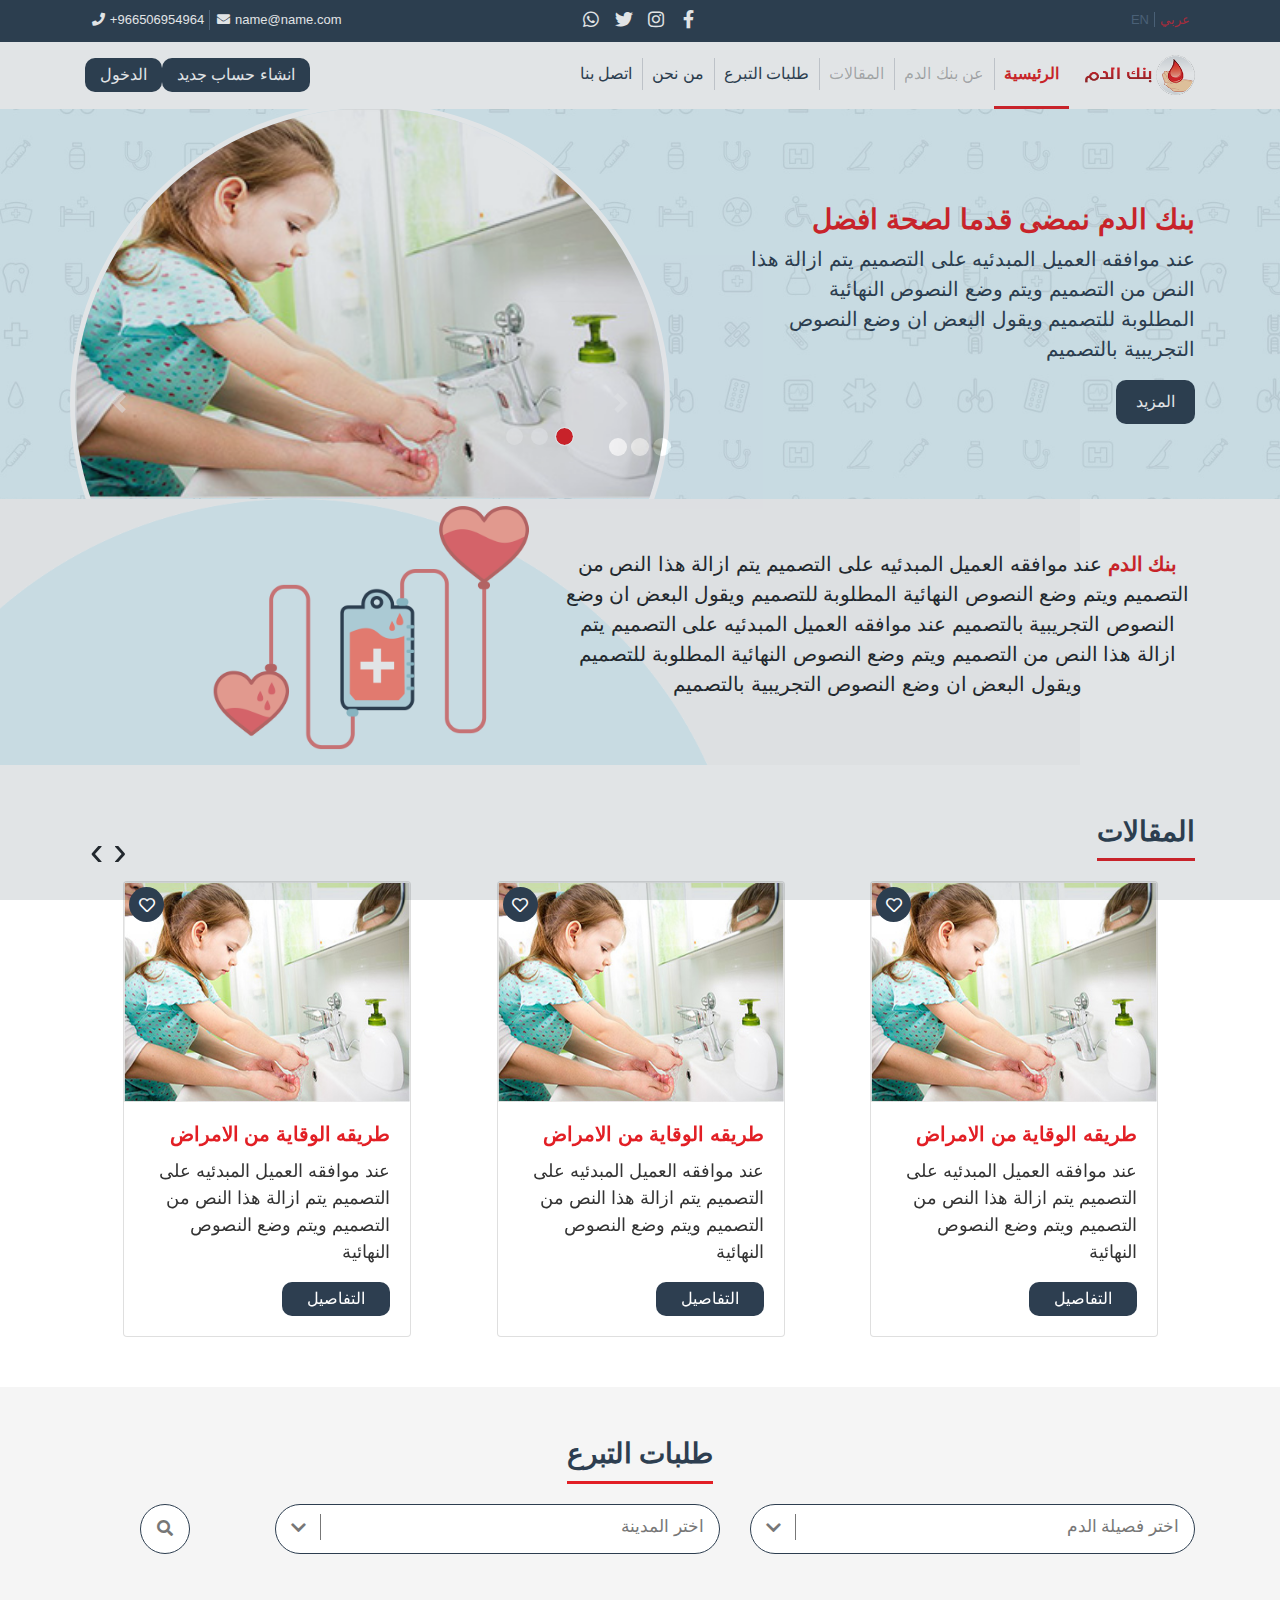
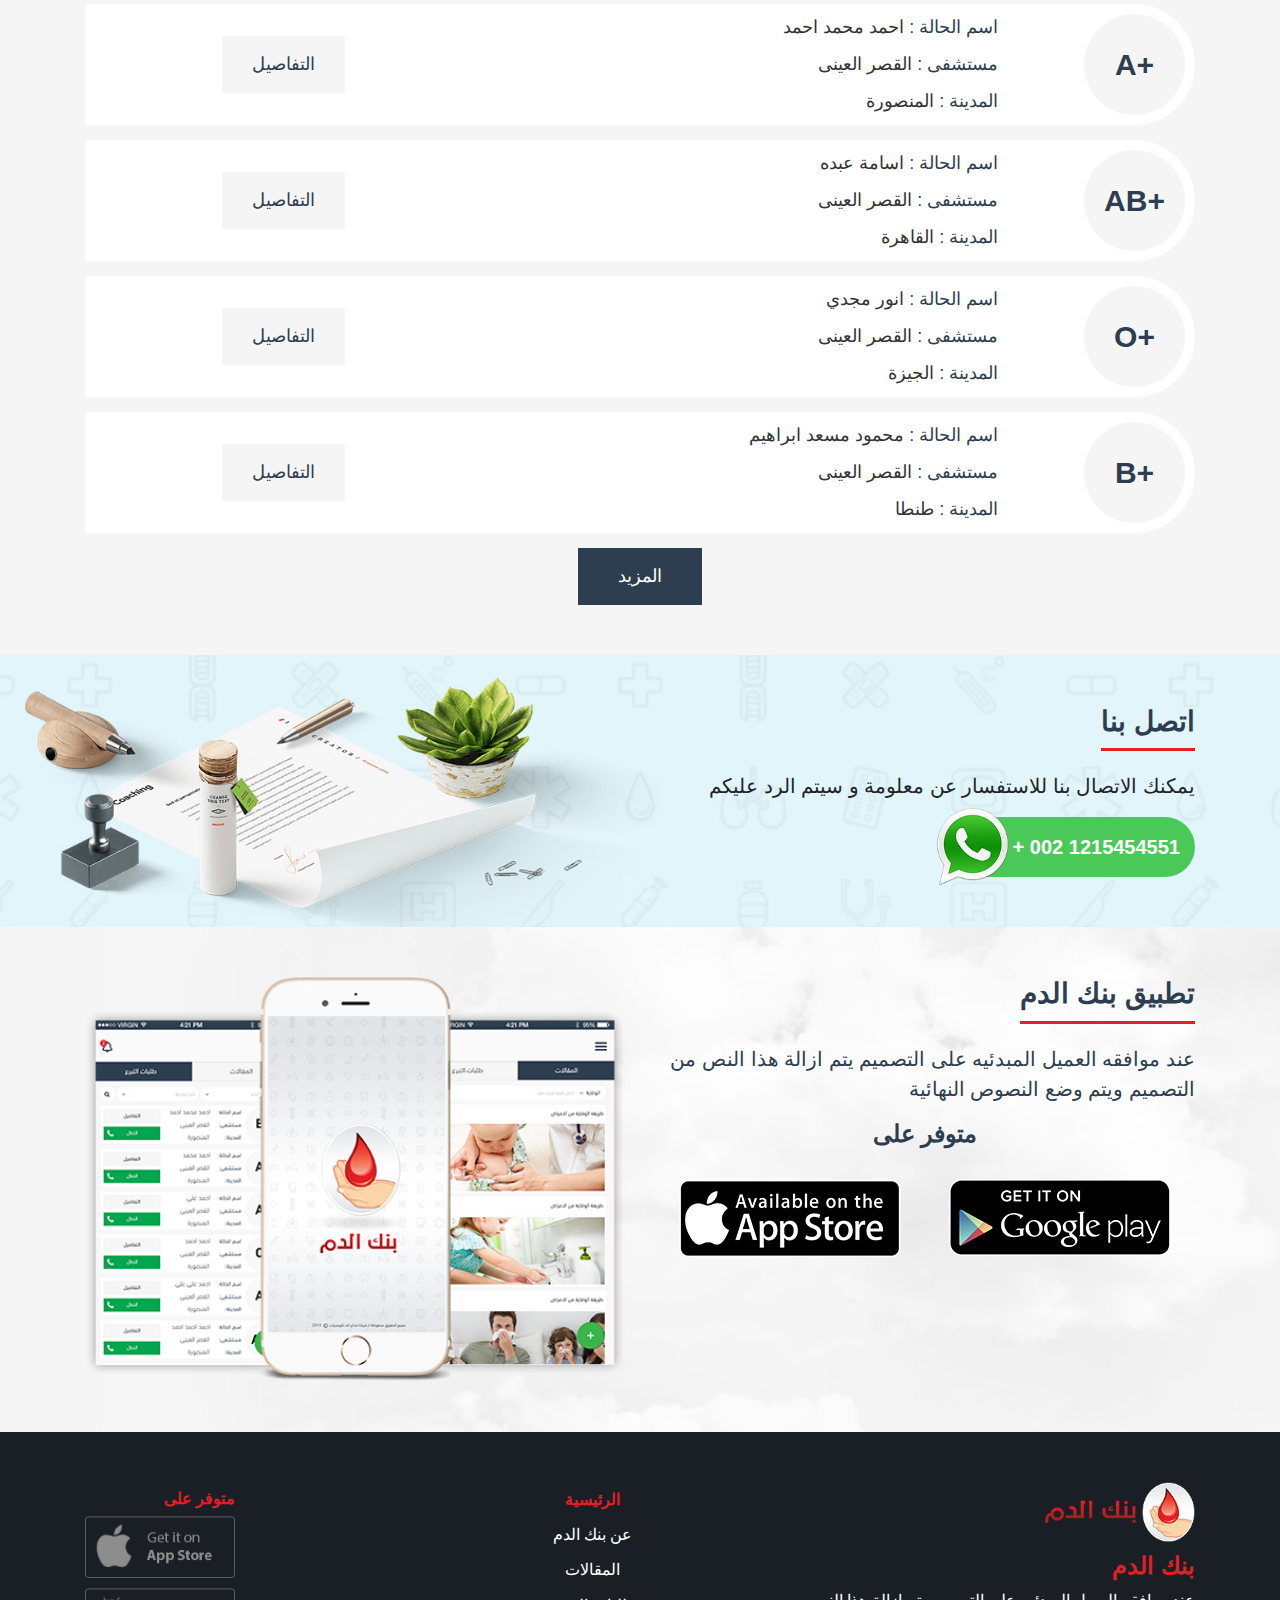
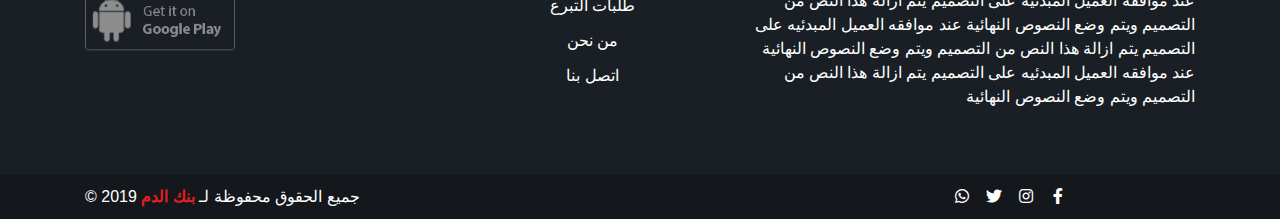
<file: index.html>
<!DOCTYPE html>
<html lang="en" dir="rtl">
<head>
    <meta charset="UTF-8">
    <meta name="viewport" content="width=device-width, initial-scale=1.0">
    <meta http-equiv="X-UA-Compatible" content="ie=edge">
    <title>بنك الدم</title>
    <!-- Bootstrap -->
    <link rel="stylesheet" href="css/bootstrap.min.css"/>
    <!-- Font Awesome -->
    <link rel="stylesheet" href="fontawesome-free-5.9.0-web/css/all.min.css">
    <!-- Owl Carousel -->
    <link rel="stylesheet" href="css/owl.carousel.min.css" />
    <link rel="stylesheet" href="css/owl.theme.default.css" />
    <!-- Animate -->
    <link rel="stylesheet" href="css/animate.css" />
    <!-- Upper Style -->
    <link rel="stylesheet" href="css/upper.css">
    <!-- Navbar Style -->
    <link rel="stylesheet" href="css/nav.css">
    <!-- Footer Style -->
    <link rel="stylesheet" href="css/footer.css">
    <!-- Breadcrumb Style -->
    <link rel="stylesheet" href="css/breadcrumb.css">
    <!-- Main Style -->
    <link rel="stylesheet" href="css/mainstyle.css">
</head>
<body>
    <!-- Start Upper Bar -->
    <section class="upper-bar">
        <div class="container custom-padding">
            <div class="row">
                <!-- Language -->
                <div class="col-3 col-md-4 language">
                    <div class="lang">
                        <span class="active ar">عربي</span><span class="en"><bdi>EN</bdi></span>
                    </div>
                </div>
                <!-- Social Icons -->
                <div class="d-none d-lg-block col-md-4">
                    <div class="social">
                        <div class="icon _facebook">
                            <a href=""><i class="fab fa-facebook-f fa-fw"></i></a>
                        </div>
                        <div class="icon _instagram">
                            <a href=""><i class="fab fa-instagram fa-fw"></i></a>
                        </div>
                        <div class="icon _twitter">
                            <a href=""><i class="fab fa-twitter fa-fw"></i></a>
                        </div>
                        <div class="icon _whatsapp">
                            <a href=""><i class="fab fa-whatsapp fa-fw"></i></a>
                        </div>
                    </div>
                </div>
                <!-- Email -->
                <div class="col-9 col-md-4 ml-auto">
                    <div class="info">
                        <div class="tel">
                            <span><i class="fa fa-phone fa-fw"></i> +966506954964</span>
                        </div>
                        <div class="email">
                            <span><i class="fa fa-envelope fa-fw"></i> name@name.com</span>
                        </div>
                    </div>
                </div>
            </div>
        </div>
    </section>
    <!-- End Upper Bar -->
    <!-- Start Navbar -->
    <nav class="navbar navbar-expand-lg navbar-light">
        <div class="container">
            <a class="navbar-brand" href="#"><img src="img/logos/logo.png" alt=""></a>
            <button class="navbar-toggler" type="button" data-toggle="collapse" data-target="#navbarSupportedContent" aria-controls="navbarSupportedContent" aria-expanded="false" aria-label="Toggle navigation">
            <span class="navbar-toggler-icon"></span>
            </button>
        
            <div class="collapse navbar-collapse" id="navbarSupportedContent">
                <ul class="navbar-nav mr-auto">
                    <li class="nav-item active">
                        <a class="nav-link" href="index.html">الرئيسية <span class="sr-only">(current)</span></a>
                    </li>
                    <li class="nav-item">
                        <a class="nav-link disabled" href="#">عن بنك الدم</a>
                    </li>
                    <li class="nav-item">
                        <a class="nav-link disabled" href="#">المقالات</a>
                    </li>
                    <li class="nav-item">
                        <a class="nav-link" href="req.html">طلبات التبرع</a>
                    </li>
                    <li class="nav-item">
                        <a class="nav-link" href="about.html">من نحن</a>
                    </li>
                    <li class="nav-item">
                        <a class="nav-link" href="contact.html">اتصل بنا</a>
                    </li>
                </ul>
                <div class="sign">
                    <div class="signup">
                        <a href="register.html">انشاء حساب جديد</a>
                    </div>
                    <div class="signin">
                        <a href="sign.html">الدخول</a>
                    </div>
                </div>
            </div>
        </div>
    </nav>
    <!-- End Navbar -->
    <!-- Start Header -->
    <header>
        <div class="container">
            <div class="row">
                <div class="col my-auto">
                    <div class="header-text">
                        <div class="h3">بنك الدم نمضى قدما لصحة افضل</div>
                        <p>عند موافقه العميل المبدئيه على التصميم يتم ازالة هذا النص من التصميم ويتم وضع النصوص النهائية المطلوبة للتصميم ويقول البعض ان وضع النصوص التجريبية بالتصميم</p>
                        <a class="more" href="">المزيد</a>
                    </div>
                </div>
                <div class="col-7 d-none d-lg-block">
                    <div id="carouselExampleIndicators" class="carousel slide carousel-fade mr-auto" data-ride="carousel">
                        <ol class="carousel-indicators">
                          <li data-target="#carouselExampleIndicators" data-slide-to="0" class="active"></li>
                          <li data-target="#carouselExampleIndicators" data-slide-to="1"></li>
                          <li data-target="#carouselExampleIndicators" data-slide-to="2"></li>
                        </ol>
                        <div class="carousel-inner">
                            <div class="carousel-item active">
                                <img class="d-block w-100" src="img/header/p1.jpg" alt="First slide">
                            </div>
                            <div class="carousel-item">
                                <img class="d-block w-100" src="img/header/p2.jpg" alt="First slide">
                            </div>
                            <div class="carousel-item">
                                <img class="d-block w-100" src="img/header/p1.jpg" alt="First slide">
                            </div>
                        </div>
                        <a class="carousel-control-prev" href="#carouselExampleIndicators" role="button" data-slide="prev">
                          <span class="carousel-control-prev-icon" aria-hidden="true"></span>
                          <span class="sr-only">Previous</span>
                        </a>
                        <a class="carousel-control-next" href="#carouselExampleIndicators" role="button" data-slide="next">
                          <span class="carousel-control-next-icon" aria-hidden="true"></span>
                          <span class="sr-only">Next</span>
                        </a>
                    </div>
                </div>
            </div>
        </div>
    </header>
    <!-- End Header -->
    <!-- Start About -->
    <section class="about">
        <div class="container">
            <div class="row">
                <div class="col-12 col-md-7">
                    <div class="about-text text-center">
                        <p><span>بنك الدم </span>عند موافقه العميل المبدئيه على التصميم يتم ازالة هذا النص من التصميم ويتم وضع النصوص النهائية المطلوبة للتصميم ويقول البعض ان وضع النصوص التجريبية بالتصميم عند موافقه العميل المبدئيه على التصميم يتم ازالة هذا النص من التصميم ويتم وضع النصوص النهائية المطلوبة للتصميم ويقول البعض ان وضع النصوص التجريبية بالتصميم</p>
                    </div>
                </div>
            </div>
        </div>
    </section>
    <!-- End About -->
    <!-- Start Articles -->
    <section class="articles">
        <div class="container">
            <div class="row">
                <div class="col-12 art-header">
                    <div class="h3">المقالات</div>
                </div>
                <div class="col-12">
                    <div class="owl-carousel owl-theme">
                        <div class="item">
                            <div class="card m-auto" style="width: 18rem;">
                                <span class="_border"></span>
                                <span class="_border"></span>
                                <span class="_border"></span>
                                <span class="_border"></span>
                                <div class="content">
                                    <img class="card-img-top" src="img/header/p1.jpg" alt="Card image cap">
                                    <div class="icon">
                                        <i class="far fa-heart fa-fw"></i>
                                    </div>
                                </div>
                                <div class="card-body">
                                    <h5 class="card-title">طريقه الوقاية من الامراض</h5>
                                    <p class="card-text">عند موافقه العميل المبدئيه على التصميم يتم ازالة هذا النص من التصميم ويتم وضع النصوص النهائية</p>
                                    <a class="details" href="#" class="btn btn-primary">التفاصيل</a>
                                </div>
                            </div>
                        </div>
                        <div class="item">
                            <div class="card m-auto" style="width: 18rem;">
                                <span class="_border"></span>
                                <span class="_border"></span>
                                <span class="_border"></span>
                                <span class="_border"></span>
                                <div class="content">
                                    <img class="card-img-top" src="img/header/p1.jpg" alt="Card image cap">
                                    <div class="icon">
                                        <i class="far fa-heart fa-fw"></i>
                                    </div>
                                </div>
                                <div class="card-body">
                                    <h5 class="card-title">طريقه الوقاية من الامراض</h5>
                                    <p class="card-text">عند موافقه العميل المبدئيه على التصميم يتم ازالة هذا النص من التصميم ويتم وضع النصوص النهائية</p>
                                    <a class="details" href="art.html" class="btn btn-primary">التفاصيل</a>
                                </div>
                            </div>
                        </div>
                        <div class="item">
                            <div class="card m-auto" style="width: 18rem;">
                                <span class="_border"></span>
                                <span class="_border"></span>
                                <span class="_border"></span>
                                <span class="_border"></span>
                                <div class="content">
                                    <img class="card-img-top" src="img/header/p1.jpg" alt="Card image cap">
                                    <div class="icon">
                                        <i class="far fa-heart fa-fw"></i>
                                    </div>
                                </div>
                                <div class="card-body">
                                    <h5 class="card-title">طريقه الوقاية من الامراض</h5>
                                    <p class="card-text">عند موافقه العميل المبدئيه على التصميم يتم ازالة هذا النص من التصميم ويتم وضع النصوص النهائية</p>
                                    <a class="details" href="art.html" class="btn btn-primary">التفاصيل</a>
                                </div>
                            </div>
                        </div>
                        <div class="item">
                            <div class="card m-auto" style="width: 18rem;">
                                <span class="_border"></span>
                                <span class="_border"></span>
                                <span class="_border"></span>
                                <span class="_border"></span>
                                <div class="content">
                                    <img class="card-img-top" src="img/header/p1.jpg" alt="Card image cap">
                                    <div class="icon">
                                        <i class="far fa-heart fa-fw"></i>
                                    </div>
                                </div>
                                <div class="card-body">
                                    <h5 class="card-title">طريقه الوقاية من الامراض</h5>
                                    <p class="card-text">عند موافقه العميل المبدئيه على التصميم يتم ازالة هذا النص من التصميم ويتم وضع النصوص النهائية</p>
                                    <a class="details" href="art.html" class="btn btn-primary">التفاصيل</a>
                                </div>
                            </div>
                        </div>
                        <div class="item">
                            <div class="card m-auto" style="width: 18rem;">
                                <span class="_border"></span>
                                <span class="_border"></span>
                                <span class="_border"></span>
                                <span class="_border"></span>
                                <div class="content">
                                    <img class="card-img-top" src="img/header/p1.jpg" alt="Card image cap">
                                    <div class="icon">
                                        <i class="far fa-heart fa-fw"></i>
                                    </div>
                                </div>
                                <div class="card-body">
                                    <h5 class="card-title">طريقه الوقاية من الامراض</h5>
                                    <p class="card-text">عند موافقه العميل المبدئيه على التصميم يتم ازالة هذا النص من التصميم ويتم وضع النصوص النهائية</p>
                                    <a class="details" href="art.html" class="btn btn-primary">التفاصيل</a>
                                </div>
                            </div>
                        </div>
                        <div class="item">
                            <div class="card m-auto" style="width: 18rem;">
                                <span class="_border"></span>
                                <span class="_border"></span>
                                <span class="_border"></span>
                                <span class="_border"></span>
                                <div class="content">
                                    <img class="card-img-top" src="img/header/p1.jpg" alt="Card image cap">
                                    <div class="icon">
                                        <i class="far fa-heart fa-fw"></i>
                                    </div>
                                </div>
                                <div class="card-body">
                                    <h5 class="card-title">طريقه الوقاية من الامراض</h5>
                                    <p class="card-text">عند موافقه العميل المبدئيه على التصميم يتم ازالة هذا النص من التصميم ويتم وضع النصوص النهائية</p>
                                    <a class="details" href="art.html" class="btn btn-primary">التفاصيل</a>
                                </div>
                            </div>
                        </div>
                        <div class="item">
                            <div class="card m-auto" style="width: 18rem;">
                                <span class="_border"></span>
                                <span class="_border"></span>
                                <span class="_border"></span>
                                <span class="_border"></span>
                                <div class="content">
                                    <img class="card-img-top" src="img/header/p1.jpg" alt="Card image cap">
                                    <div class="icon">
                                        <i class="far fa-heart fa-fw"></i>
                                    </div>
                                </div>
                                <div class="card-body">
                                    <h5 class="card-title">طريقه الوقاية من الامراض</h5>
                                    <p class="card-text">عند موافقه العميل المبدئيه على التصميم يتم ازالة هذا النص من التصميم ويتم وضع النصوص النهائية</p>
                                    <a class="details" href="art.html" class="btn btn-primary">التفاصيل</a>
                                </div>
                            </div>
                        </div>
                        
                    </div>
                </div>
            </div>
        </div>
    </section>
    <!-- End Articles -->
    <!-- Start Req -->
    <section class="req">
        <div class="container">
            <div class="row">
                <div class="col-12">
                    <div class="title text-center">
                        <div class="h3">
                            طلبات التبرع    
                        </div>
                    </div>
                </div>
                <!-- Start Req Select -->
                <div class="col-12 req-select">
                    <div class="row">
                        <div class="col-12 col-md-5">
                            <div class="choose-blood">
                                <div class="blood-content">
                                    <div class="content">
                                        <div class="main-item"><bdi>اختر فصيلة الدم</bdi><i class="fa fa-chevron-down"></i></div>
                                        <div class="items text-right">
                                            <div class="item" data-val = 'o+'><bdi>O+</bdi></div>
                                            <div class="item" data-val = 'o-'>O-</div>
                                            <div class="item" data-val = 'b+'>B+</div>
                                            <div class="item" data-val = 'b-'>B-</div>
                                            <div class="item" data-val = 'a+'>A+</div>
                                            <div class="item" data-val = 'a-'>A-</div>
                                            <div class="item" data-val = 'a+'>AB+</div>
                                            <div class="item" data-val = 'a-'>AB-</div>
                                        </div>
                                    </div>
                                </div>
                            </div>
                        </div>
                        <div class="col-12 col-md-5">
                            <div class="choose-city">
                                <div class="city-content">
                                    <div class="content">
                                        <div class="main-item"><bdi>اختر المدينة</bdi><i class="fa fa-chevron-down"></i></div>
                                        <div class="items">
                                            <div class="item" data-val = 'city1'>المنصورة</div>
                                            <div class="item" data-val = 'city2'>القاهرة</div>
                                            <div class="item" data-val = 'city3'>الاسكندرية</div>
                                            <div class="item" data-val = 'city4'>طنطا</div>
                                            <div class="item" data-val = 'city5'>الجيزة</div>
                                        </div>
                                    </div>
                                </div>
                            </div>
                        </div>
                        <div class="col-12 col-md-2">
                            <div class="req-submit">
                                <button><i class="fa fa-search fa-fw"></i></button>
                            </div>
                        </div>
                    </div>
                </div>
                <!-- End Req Select -->
                <!-- Start Details Row -->
                <div class="col-12 details-m">
                    <div class="details-row">
                        <div class="row">
                            <!-- Blood -->
                            <div class="col-12 col-md-3 col-lg-2 details-center">
                                <div class="blood"><bdi>A+</bdi></div>
                            </div>
                            <!-- Details -->
                            <div class="col-12 col-md-6 col-lg-7 details-center">
                                <div class="info-details">
                                    <p class="details-item"><span class="title">اسم الحالة : </span>احمد محمد احمد</p>
                                    <p class="details-item"><span class="title">مستشفى : </span>القصر العينى</p>
                                    <p class="details-item"><span class="title">المدينة : </span>المنصورة</p>
                                </div>
                            </div>
                            <!-- Detials Button -->
                            <div class="col-12 col-md-3 details-center">
                                <div class="details-btn">
                                    <a href="details.html" class="details">التفاصيل</a>
                                </div>
                            </div>
                        </div>
                    </div>
                </div>
                <!-- End Details Row -->
                <!-- Start Details Row -->
                <div class="col-12 details-m">
                    <div class="details-row">
                        <div class="row">
                            <!-- Blood -->
                            <div class="col-12 col-md-3 col-lg-2 details-center">
                                <div class="blood"><bdi>AB+</bdi></div>
                            </div>
                            <!-- Details -->
                            <div class="col-12 col-md-6 col-lg-7 details-center">
                                <div class="info-details">
                                    <p class="details-item"><span class="title">اسم الحالة : </span>اسامة عبده</p>
                                    <p class="details-item"><span class="title">مستشفى : </span>القصر العينى</p>
                                    <p class="details-item"><span class="title">المدينة : </span>القاهرة</p>
                                </div>
                            </div>
                            <!-- Detials Button -->
                            <div class="col-12 col-md-3 details-center">
                                <div class="details-btn">
                                    <a href="details.html" class="details">التفاصيل</a>
                                </div>
                            </div>
                        </div>
                    </div>
                </div>
                <!-- End Details Row -->
                <!-- Start Details Row -->
                <div class="col-12 details-m">
                    <div class="details-row">
                        <div class="row">
                            <!-- Blood -->
                            <div class="col-12 col-md-3 col-lg-2 details-center">
                                <div class="blood"><bdi>O+</bdi></div>
                            </div>
                            <!-- Details -->
                            <div class="col-12 col-md-6 col-lg-7 details-center">
                                <div class="info-details">
                                    <p class="details-item"><span class="title">اسم الحالة : </span>انور مجدي</p>
                                    <p class="details-item"><span class="title">مستشفى : </span>القصر العينى</p>
                                    <p class="details-item"><span class="title">المدينة : </span>الجيزة</p>
                                </div>
                            </div>
                            <!-- Detials Button -->
                            <div class="col-12 col-md-3 details-center">
                                <div class="details-btn">
                                    <a href="details.html" class="details">التفاصيل</a>
                                </div>
                            </div>
                        </div>
                    </div>
                </div>
                <!-- End Details Row -->
                <!-- Start Details Row -->
                <div class="col-12 details-m">
                    <div class="details-row">
                        <div class="row">
                            <!-- Blood -->
                            <div class="col-12 col-md-3 col-lg-2 details-center">
                                <div class="blood"><bdi>B+</bdi></div>
                            </div>
                            <!-- Details -->
                            <div class="col-12 col-md-6 col-lg-7 details-center">
                                <div class="info-details">
                                    <p class="details-item"><span class="title">اسم الحالة : </span>محمود مسعد ابراهيم</p>
                                    <p class="details-item"><span class="title">مستشفى : </span>القصر العينى</p>
                                    <p class="details-item"><span class="title">المدينة : </span>طنطا</p>
                                </div>
                            </div>
                            <!-- Detials Button -->
                            <div class="col-12 col-md-3 details-center">
                                <div class="details-btn">
                                    <a href="details.html" class="details">التفاصيل</a>
                                </div>
                            </div>
                        </div>
                    </div>
                </div>
                <!-- End Details Row -->
                <!-- More -->
                <div class="col-12">
                    <div class="more-details text-center">
                        <a href="req.html">المزيد</a>
                    </div>
                </div>
            </div>
        </div>
    </section>
    <!-- End Req -->
    <!-- Start Contact -->
    <section class="contact-us">
        <div class="container">
            <div class="row">
                <div class="col-12 col-6">
                    <div class="contact-title">
                        <div class="h3">اتصل بنا</div>
                        <p>يمكنك الاتصال بنا للاستفسار عن معلومة و سيتم الرد عليكم</p>
                        <div class="contact-whats">
                            <img src="img/contact/whats.png" alt="">
                            <p><bdi>+ 002 1215454551</bdi></p>
                        </div>
                    </div>
                </div>
            </div>
        </div>
    </section>
    <!-- End Contact -->
    <!-- Start Apps -->
    <section class="blood-app">
        <div class="container">
            <div class="row">
                <div class="col-12 col-md-6">
                    <div class="app-text">
                        <div class="h3">تطبيق بنك الدم</div>
                        <p>عند موافقه العميل المبدئيه على التصميم يتم ازالة هذا النص من التصميم ويتم وضع النصوص النهائية</p>
                    </div>
                    <div class="app-store">
                        <div class="h4">متوفر على</div>
                        <div class="_store">
                            <a href=""><img src="img/store/go.png" alt=""></a>
                            <a href=""><img src="img/store/ios.png" alt=""></a>
                        </div>
                    </div>
                </div>
                <div class="col-12 col-md-6">
                    <div class="app-img">
                        <img src="img/store/App.png" alt="">
                    </div>
                </div>
            </div>
        </div>
    </section>
    <!-- End Apps -->
    <!-- Start Footer -->
    <footer>
        <div class="container">
            <div class="row">
                <div class="col-12 col-md-5">
                    <div class="icon">
                        <img src="img/logos/logo.png" alt="">
                    </div>
                    <div class="text">
                        <div class="h4">بنك الدم</div>
                        <p>عند موافقه العميل المبدئيه على التصميم يتم ازالة هذا النص من التصميم ويتم وضع النصوص النهائية عند موافقه العميل المبدئيه على التصميم يتم ازالة هذا النص من التصميم ويتم وضع النصوص النهائية عند موافقه العميل المبدئيه على التصميم يتم ازالة هذا النص من التصميم ويتم وضع النصوص النهائية</p>
                    </div>
                </div>
                <div class="col-6 col-md-3">
                    <ul class="links list-unstyled">
                        <li><a class="active" href="">الرئيسية</a></li>
                        <li><a href="">عن بنك الدم</a></li>
                        <li><a href="">المقالات</a></li>
                        <li><a href="req.html">طلبات التبرع</a></li>
                        <li><a href="">من نحن</a></li>
                        <li><a href="contact.html">اتصل بنا</a></li>
                    </ul>
                </div>
                <div class="col-6 col-md-4 text-right">
                    <div class="on">
                        <div class="h6">متوفر على</div>
                        <div class="footer-img ml-auto">
                            <a class="img-content" href="">
                                <img src="img/footer/ios1.png" alt="">
                            </a>
                            <a class="img-content" href="">
                                <img src="img/footer/google1.png" alt="">
                            </a>
                            
                        </div>
                    </div>
                </div>
            </div>
        </div>
    </footer>
    <!-- End Footer -->
    <!-- Start Copyright -->
    <section class="copy">
        <div class="container">
            <div class="row">
                <div class="col-12 col-md-3 align-icons ">
                    <div class="copy-icons">
                        <div class="c-icon"><i class="fab fa-facebook-f fa-fw"></i></div>
                        <div class="c-icon"><i class="fab fa-instagram fa-fw"></i></div>
                        <div class="c-icon"><i class="fab fa-twitter fa-fw"></i></div>
                        <div class="c-icon"><i class="fab fa-whatsapp fa-fw"></i></div>
                    </div>
                </div>
                <div class="col">
                    <div class="copy-text text-center text-md-right">
                        <p>جميع الحقوق محفوظة لـ <span>بنك الدم</span> <bdi>&copy; 2019</bdi></p>
                    </div>
                </div>
            </div>
        </div>
    </section>
    <!-- End Copyright -->
    <!-- Start Scroll To Top -->
    <div class="to-top">
        <i class="fa fa-chevron-circle-up fa-2x fa-fw"></i>
    </div>
    <!-- End Scroll To Top -->
    <!-- Start Loading -->
    <div class="loading-override">
    <div class="spinner">
        <div class="bounce1"></div>
        <div class="bounce2"></div>
        <div class="bounce3"></div>
    </div>
    </div>
    <!-- End Loading -->
  
    <script src="js/jquery-3.4.1.min.js"></script>
    <script src="js/popper.min.js"></script>
    <script src="js/bootstrap.min.js"></script>
    <script src="js/owl.carousel.min.js"></script>
    <script src="js/loading.js"></script>
    <script src="js/main.js"></script>

</body>
</html>
</file>
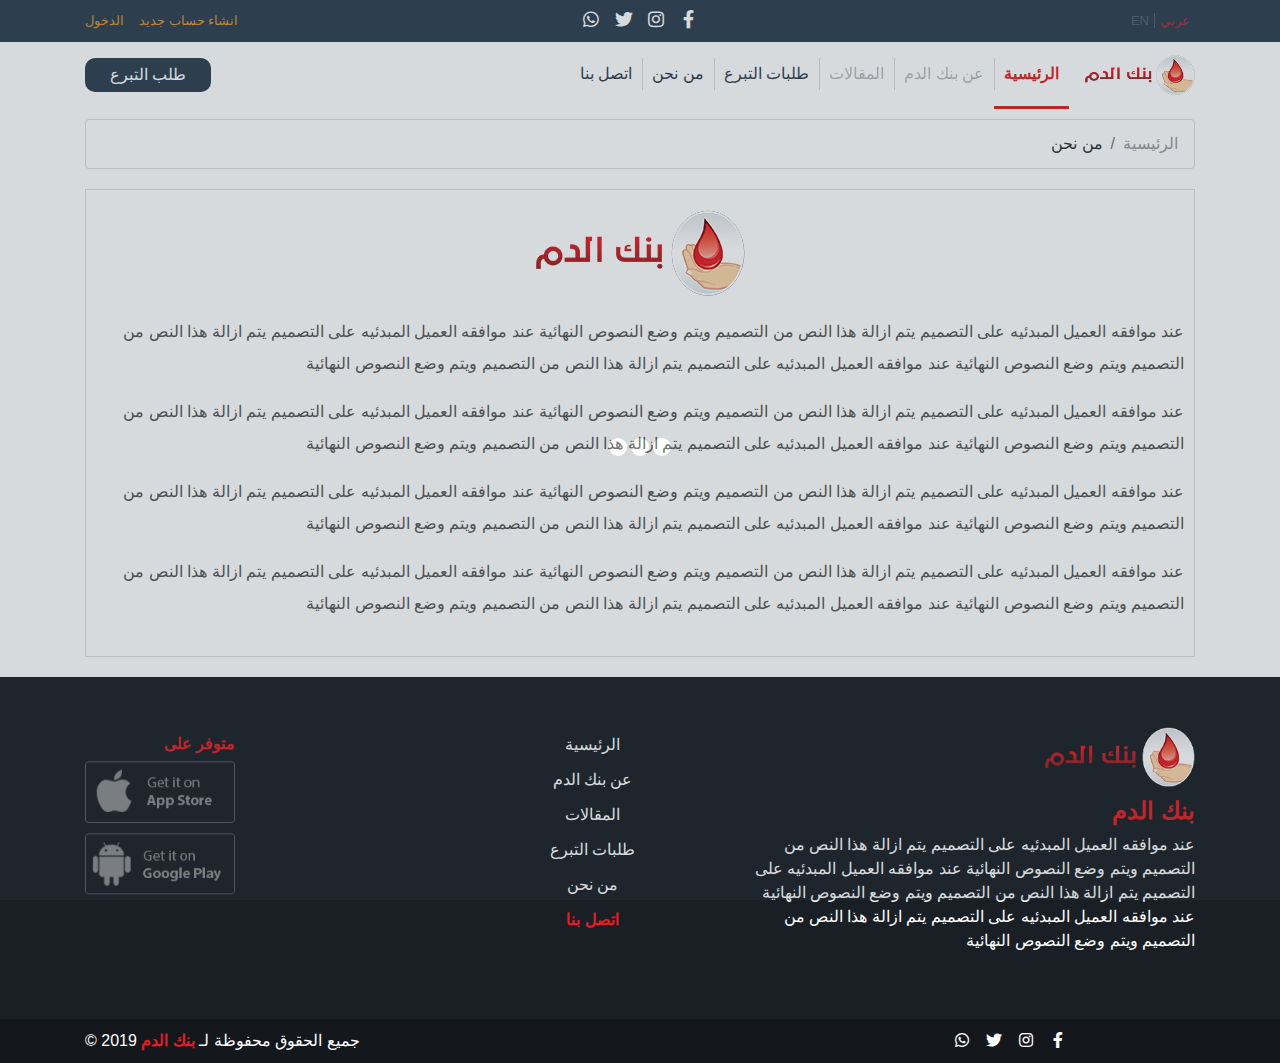
<file: about.html>
<!DOCTYPE html>
<html lang="en" dir="rtl">
<head>
    <meta charset="UTF-8">
    <meta name="viewport" content="width=device-width, initial-scale=1.0">
    <meta http-equiv="X-UA-Compatible" content="ie=edge">
    <title>بنك الدم</title>
    <!-- Bootstrap -->
    <link rel="stylesheet" href="css/bootstrap.min.css"/>
    <!-- Font Awesome -->
    <link rel="stylesheet" href="fontawesome-free-5.9.0-web/css/all.min.css">
    <!-- Upper Style -->
    <link rel="stylesheet" href="css/upper.css">
    <!-- Navbar Style -->
    <link rel="stylesheet" href="css/nav.css">
    <!-- Footer Style -->
    <link rel="stylesheet" href="css/footer.css">
    <!-- Loading Style -->
    <link rel="stylesheet" href="css/loading.css">
    <!-- Breadcrumb Style -->
    <link rel="stylesheet" href="css/breadcrumb.css">
    <!-- Register Style -->
    <link rel="stylesheet" href="css/about.css">
</head>
<body>
    <!-- Start Upper Bar -->
    <section class="upper-bar">
        <div class="container custom-padding">
            <div class="row">
                <!-- Language -->
                <div class="col-3 col-md-4 language d-flex align-items-center">
                    <div class="lang">
                        <span class="active ar">عربي</span><span class="en"><bdi>EN</bdi></span>
                    </div>
                </div>
                <!-- Social Icons -->
                <div class="d-none col-md-4 d-lg-flex align-items-center justify-content-center">
                    <div class="social">
                        <div class="icon _facebook">
                            <a href=""><i class="fab fa-facebook-f fa-fw"></i></a>
                        </div>
                        <div class="icon _instagram">
                            <a href=""><i class="fab fa-instagram fa-fw"></i></a>
                        </div>
                        <div class="icon _twitter">
                            <a href=""><i class="fab fa-twitter fa-fw"></i></a>
                        </div>
                        <div class="icon _whatsapp">
                            <a href=""><i class="fab fa-whatsapp fa-fw"></i></a>
                        </div>
                    </div>
                </div>
                <!-- Email -->
                <div class="col-9 col-md-4 ml-auto d-flex align-items-center">
                    <div class="sign">
                        <div class="signup">
                            <a href="register.html">انشاء حساب جديد</a>
                        </div>
                        <div class="signin">
                            <a href="sign.html">الدخول</a>
                        </div>
                    </div>
                </div>
            </div>
        </div>
    </section>
    <!-- End Upper Bar -->
    <!-- Start Navbar -->
    <nav class="navbar navbar-expand-lg navbar-light">
        <div class="container">
            <a class="navbar-brand" href="#"><img src="img/logos/logo.png" alt=""></a>
            <button class="navbar-toggler" type="button" data-toggle="collapse" data-target="#navbarSupportedContent" aria-controls="navbarSupportedContent" aria-expanded="false" aria-label="Toggle navigation">
            <span class="navbar-toggler-icon"></span>
            </button>
        
            <div class="collapse navbar-collapse" id="navbarSupportedContent">
                <ul class="navbar-nav mr-auto">
                    <li class="nav-item active">
                        <a class="nav-link" href="index.html">الرئيسية <span class="sr-only">(current)</span></a>
                    </li>
                    <li class="nav-item">
                        <a class="nav-link disabled" href="#">عن بنك الدم</a>
                    </li>
                    <li class="nav-item">
                        <a class="nav-link disabled" href="#">المقالات</a>
                    </li>
                    <li class="nav-item">
                        <a class="nav-link" href="req.html">طلبات التبرع</a>
                    </li>
                    <li class="nav-item">
                        <a class="nav-link" href="about.html">من نحن</a>
                    </li>
                    <li class="nav-item">
                        <a class="nav-link" href="contact.html">اتصل بنا</a>
                    </li>
                </ul>
                <div class="req-nav-btn">
                    <div class="nav-btn">
                        <a href="">طلب التبرع</a>
                    </div>
                </div>
            </div>
        </div>
    </nav>
    <!-- End Navbar -->
    <!-- Start Breadcrumb -->
    <nav aria-label="breadcrumb">
        <div class="container custom-padding">
            <ol class="breadcrumb">
                <li class="breadcrumb-item"><a href="index.html">الرئيسية</a></li>
                <li class="breadcrumb-item active" aria-current="page">من نحن</li>
              </ol>
        </div>
    </nav>
    <!-- End Breadcrumb -->
    <!-- Start About -->
    <section class="about">
        <div class="container custom-padding">
            <div class="about-content">
                <div class="row">
                    <div class="col-12">
                        <div class="about-img w-75 m-auto text-center">
                            <img src="img/logos/logo.png" alt="">
                        </div>
                        <div class="about-text">
                            <p>عند موافقه العميل المبدئيه على التصميم يتم ازالة هذا النص من التصميم ويتم وضع النصوص النهائية عند موافقه العميل المبدئيه على التصميم يتم ازالة هذا النص من التصميم ويتم وضع النصوص النهائية عند موافقه العميل المبدئيه على التصميم يتم ازالة هذا النص من التصميم ويتم وضع النصوص النهائية</p>
                            <p>عند موافقه العميل المبدئيه على التصميم يتم ازالة هذا النص من التصميم ويتم وضع النصوص النهائية عند موافقه العميل المبدئيه على التصميم يتم ازالة هذا النص من التصميم ويتم وضع النصوص النهائية عند موافقه العميل المبدئيه على التصميم يتم ازالة هذا النص من التصميم ويتم وضع النصوص النهائية</p>
                            <p>عند موافقه العميل المبدئيه على التصميم يتم ازالة هذا النص من التصميم ويتم وضع النصوص النهائية عند موافقه العميل المبدئيه على التصميم يتم ازالة هذا النص من التصميم ويتم وضع النصوص النهائية عند موافقه العميل المبدئيه على التصميم يتم ازالة هذا النص من التصميم ويتم وضع النصوص النهائية</p>
                            <p>عند موافقه العميل المبدئيه على التصميم يتم ازالة هذا النص من التصميم ويتم وضع النصوص النهائية عند موافقه العميل المبدئيه على التصميم يتم ازالة هذا النص من التصميم ويتم وضع النصوص النهائية عند موافقه العميل المبدئيه على التصميم يتم ازالة هذا النص من التصميم ويتم وضع النصوص النهائية</p>
                        </div>
                    </div>
                </div>
            </div>
        </div>
    </section>
    <!-- End About -->
    <!-- Start Footer -->
    <footer>
        <div class="container">
            <div class="row">
                <div class="col-12 col-md-5">
                    <div class="icon">
                        <img src="img/logos/logo.png" alt="">
                    </div>
                    <div class="text">
                        <div class="h4">بنك الدم</div>
                        <p>عند موافقه العميل المبدئيه على التصميم يتم ازالة هذا النص من التصميم ويتم وضع النصوص النهائية عند موافقه العميل المبدئيه على التصميم يتم ازالة هذا النص من التصميم ويتم وضع النصوص النهائية عند موافقه العميل المبدئيه على التصميم يتم ازالة هذا النص من التصميم ويتم وضع النصوص النهائية</p>
                    </div>
                </div>
                <div class="col-6 col-md-3">
                    <ul class="links list-unstyled">
                        <li><a href="index.html">الرئيسية</a></li>
                        <li><a href="">عن بنك الدم</a></li>
                        <li><a href="">المقالات</a></li>
                        <li><a href="req.html">طلبات التبرع</a></li>
                        <li><a href="about.html">من نحن</a></li>
                        <li><a class="active" href="contact.html">اتصل بنا</a></li>
                    </ul>
                </div>
                <div class="col-6 col-md-4 text-right">
                    <div class="on">
                        <div class="h6">متوفر على</div>
                        <div class="footer-img ml-auto">
                            <a class="img-content" href="">
                                <img src="img/footer/ios1.png" alt="">
                            </a>
                            <a class="img-content" href="">
                                <img src="img/footer/google1.png" alt="">
                            </a>
                            
                        </div>
                    </div>
                </div>
            </div>
        </div>
    </footer>
    <!-- End Footer -->
    <!-- Start Copyright -->
    <section class="copy">
        <div class="container">
            <div class="row">
                <div class="col-12 col-md-3 align-icons ">
                    <div class="copy-icons">
                        <div class="c-icon"><i class="fab fa-facebook-f fa-fw"></i></div>
                        <div class="c-icon"><i class="fab fa-instagram fa-fw"></i></div>
                        <div class="c-icon"><i class="fab fa-twitter fa-fw"></i></div>
                        <div class="c-icon"><i class="fab fa-whatsapp fa-fw"></i></div>
                    </div>
                </div>
                <div class="col">
                    <div class="copy-text text-center text-md-right">
                        <p>جميع الحقوق محفوظة لـ <span>بنك الدم</span> <bdi>&copy; 2019</bdi></p>
                    </div>
                </div>
            </div>
        </div>
    </section>
    <!-- End Copyright -->
    <!-- Start Scroll To Top -->
    <div class="to-top">
        <i class="fa fa-chevron-circle-up fa-2x fa-fw"></i>
    </div>
    <!-- End Scroll To Top -->
    <!-- Start Loading -->
    <div class="loading-override">
    <div class="spinner">
        <div class="bounce1"></div>
        <div class="bounce2"></div>
        <div class="bounce3"></div>
    </div>
    </div>
    <!-- End Loading -->
  
    <script src="js/jquery-3.4.1.min.js"></script>
    <script src="js/popper.min.js"></script>
    <script src="js/bootstrap.min.js"></script>
    <script src="js/loading.js"></script>
</body>
</html>
</file>
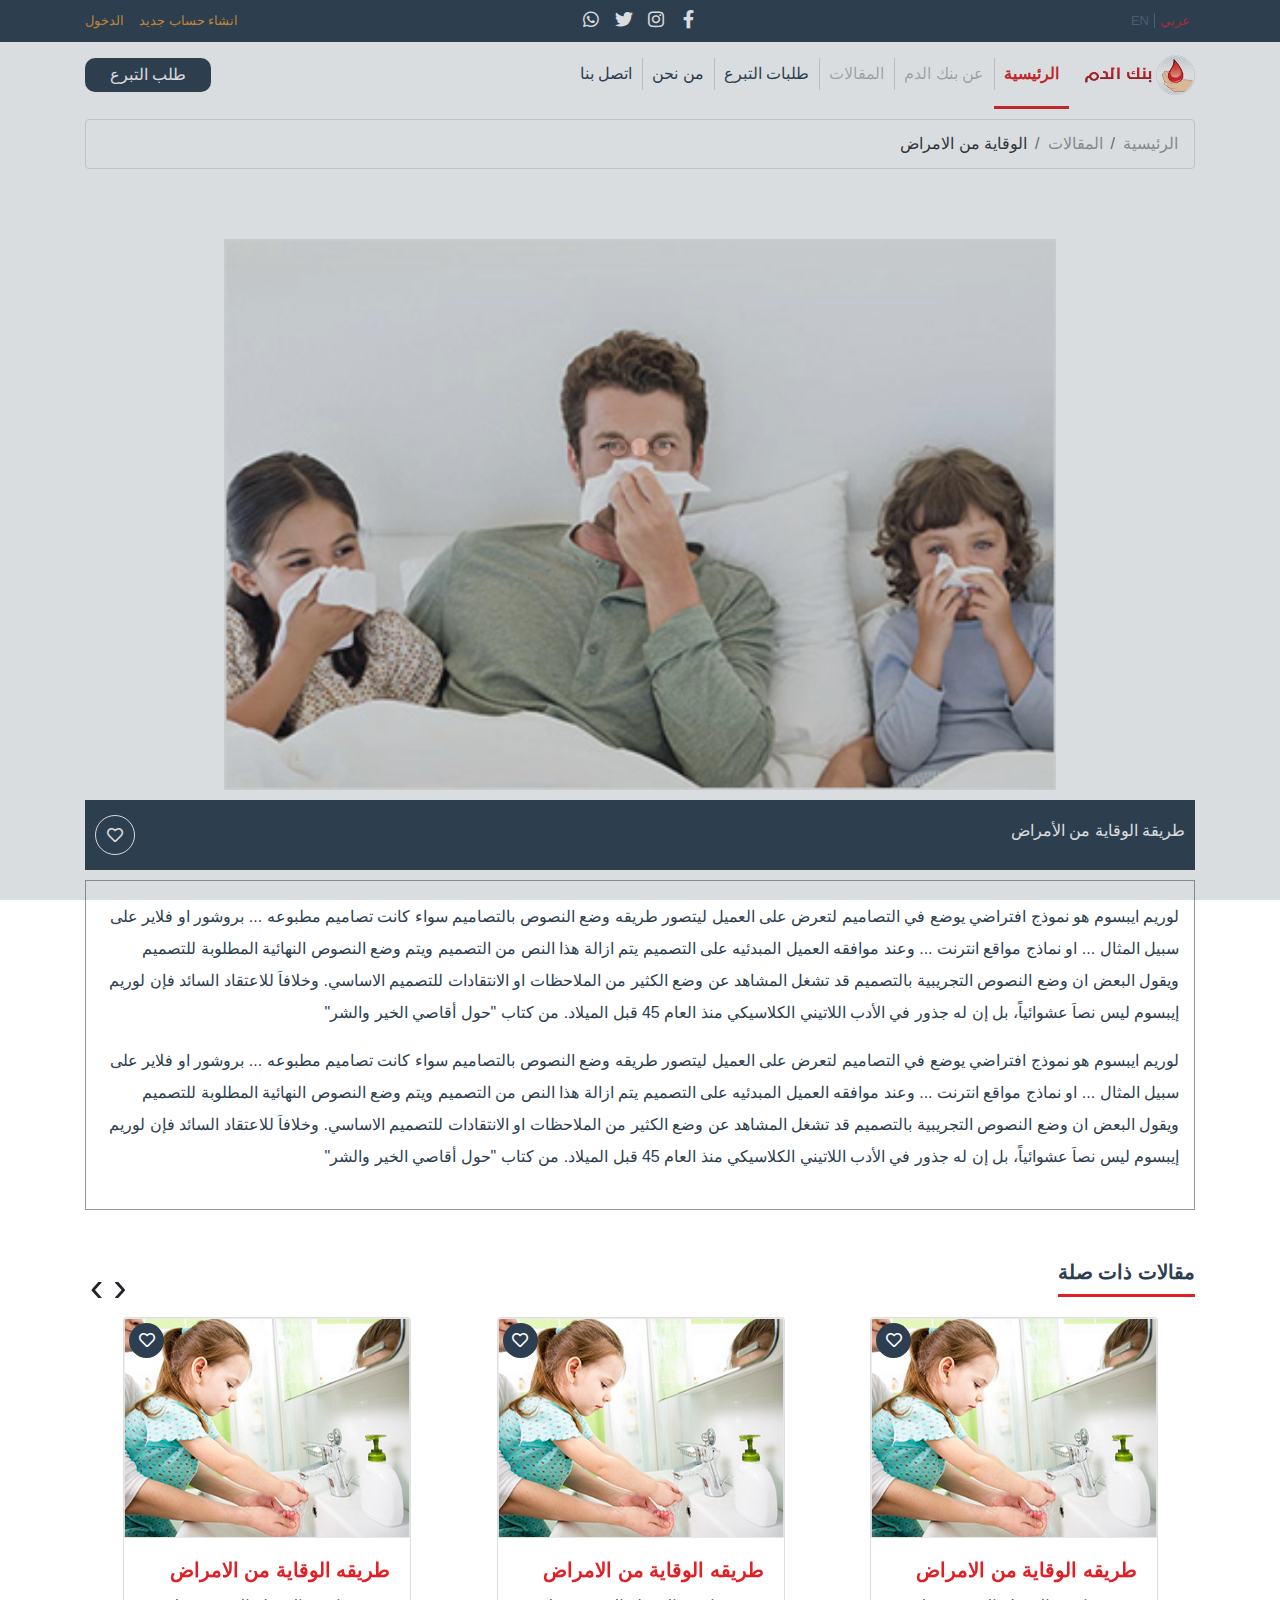
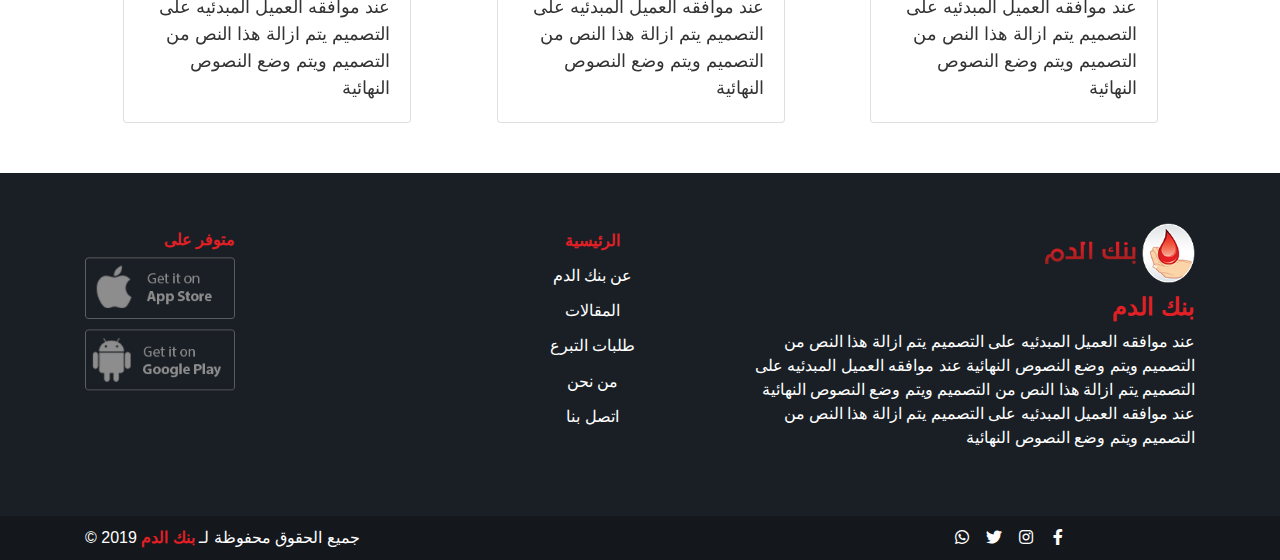
<file: art.html>
<!DOCTYPE html>
<html lang="en" dir="rtl">
<head>
    <meta charset="UTF-8">
    <meta name="viewport" content="width=device-width, initial-scale=1.0">
    <meta http-equiv="X-UA-Compatible" content="ie=edge">
    <title>بنك الدم</title>
    <!-- Bootstrap -->
    <link rel="stylesheet" href="css/bootstrap.min.css"/>
    <!-- Font Awesome -->
    <link rel="stylesheet" href="fontawesome-free-5.9.0-web/css/all.min.css">
    <!-- Upper Style -->
    <link rel="stylesheet" href="css/upper.css">
    <!-- Navbar Style -->
    <link rel="stylesheet" href="css/nav.css">
    <!-- Footer Style -->
    <link rel="stylesheet" href="css/footer.css">
    <!-- Loading Style -->
    <link rel="stylesheet" href="css/loading.css">
    <!-- Breadcrumb Style -->
    <link rel="stylesheet" href="css/breadcrumb.css">
    <!-- Owl Carousel -->
    <link rel="stylesheet" href="css/owl.carousel.min.css" />
    <link rel="stylesheet" href="css/owl.theme.default.css" />
    <!-- Register Style -->
    <link rel="stylesheet" href="css/art.css">
</head>
<body>
    <!-- Start Upper Bar -->
    <section class="upper-bar">
        <div class="container custom-padding">
            <div class="row">
                <!-- Language -->
                <div class="col-3 col-md-4 language d-flex align-items-center">
                    <div class="lang">
                        <span class="active ar">عربي</span><span class="en"><bdi>EN</bdi></span>
                    </div>
                </div>
                <!-- Social Icons -->
                <div class="d-none col-md-4 d-lg-flex align-items-center justify-content-center">
                    <div class="social">
                        <div class="icon _facebook">
                            <a href=""><i class="fab fa-facebook-f fa-fw"></i></a>
                        </div>
                        <div class="icon _instagram">
                            <a href=""><i class="fab fa-instagram fa-fw"></i></a>
                        </div>
                        <div class="icon _twitter">
                            <a href=""><i class="fab fa-twitter fa-fw"></i></a>
                        </div>
                        <div class="icon _whatsapp">
                            <a href=""><i class="fab fa-whatsapp fa-fw"></i></a>
                        </div>
                    </div>
                </div>
                <!-- Email -->
                <div class="col-9 col-md-4 ml-auto d-flex align-items-center">
                    <div class="sign">
                        <div class="signup">
                            <a href="register.html">انشاء حساب جديد</a>
                        </div>
                        <div class="signin">
                            <a href="sign.html">الدخول</a>
                        </div>
                    </div>
                </div>
            </div>
        </div>
    </section>
    <!-- End Upper Bar -->
    <!-- Start Navbar -->
    <nav class="navbar navbar-expand-lg navbar-light">
        <div class="container">
            <a class="navbar-brand" href="#"><img src="img/logos/logo.png" alt=""></a>
            <button class="navbar-toggler" type="button" data-toggle="collapse" data-target="#navbarSupportedContent" aria-controls="navbarSupportedContent" aria-expanded="false" aria-label="Toggle navigation">
            <span class="navbar-toggler-icon"></span>
            </button>
        
            <div class="collapse navbar-collapse" id="navbarSupportedContent">
                <ul class="navbar-nav mr-auto">
                    <li class="nav-item active">
                        <a class="nav-link" href="index.html">الرئيسية <span class="sr-only">(current)</span></a>
                    </li>
                    <li class="nav-item">
                        <a class="nav-link disabled" href="#">عن بنك الدم</a>
                    </li>
                    <li class="nav-item">
                        <a class="nav-link disabled" href="#">المقالات</a>
                    </li>
                    <li class="nav-item">
                        <a class="nav-link" href="req.html">طلبات التبرع</a>
                    </li>
                    <li class="nav-item">
                        <a class="nav-link" href="about.html">من نحن</a>
                    </li>
                    <li class="nav-item">
                        <a class="nav-link" href="contact.html">اتصل بنا</a>
                    </li>
                </ul>
                <div class="req-nav-btn">
                    <div class="nav-btn">
                        <a href="">طلب التبرع</a>
                    </div>
                </div>
            </div>
        </div>
    </nav>
    <!-- End Navbar -->
    <!-- Start Breadcrumb -->
    <nav aria-label="breadcrumb">
        <div class="container custom-padding">
            <ol class="breadcrumb">
                <li class="breadcrumb-item"><a href="index.html">الرئيسية</a></li>
                <li class="breadcrumb-item"><a href="">المقالات</a></li>
                <li class="breadcrumb-item active" aria-current="page">الوقاية من الامراض</li>
              </ol>
        </div>
    </nav>
    <!-- End Breadcrumb -->
    <!-- Start Art -->
    <section class="art">
        <div class="container">
            <div class="row">
                <div class="col-12">
                    <div class="art-img w-75 m-auto">
                        <img class="w-100 h-100 " src="img/art/p2.jpg" alt="">
                    </div>
                </div>
                <div class="col-12">
                    <div class="art-title w-100 d-flex justify-content-between align-items-center">
                        <div class="h6">طريقة الوقاية من الأمراض</div>
                        <div class="art-icon">
                            <i class="far fa-heart fa-fw"></i>
                        </div>
                    </div>
                    <div class="art-content">
                        <div class="content">
                            <p>لوريم ايبسوم هو نموذج افتراضي يوضع في التصاميم لتعرض على العميل ليتصور طريقه وضع النصوص بالتصاميم سواء كانت تصاميم مطبوعه ... بروشور او فلاير على سبيل المثال ... او نماذج مواقع انترنت ...

                                وعند موافقه العميل المبدئيه على التصميم يتم ازالة هذا النص من التصميم ويتم وضع النصوص النهائية المطلوبة للتصميم ويقول البعض ان وضع النصوص التجريبية بالتصميم قد تشغل المشاهد عن وضع الكثير من الملاحظات او الانتقادات للتصميم الاساسي.
                                
                                وخلافاَ للاعتقاد السائد فإن لوريم إيبسوم ليس نصاَ عشوائياً، بل إن له جذور في الأدب اللاتيني الكلاسيكي منذ العام 45 قبل الميلاد. من كتاب "حول أقاصي الخير والشر"</p>
                            <p>لوريم ايبسوم هو نموذج افتراضي يوضع في التصاميم لتعرض على العميل ليتصور طريقه وضع النصوص بالتصاميم سواء كانت تصاميم مطبوعه ... بروشور او فلاير على سبيل المثال ... او نماذج مواقع انترنت ...

                                وعند موافقه العميل المبدئيه على التصميم يتم ازالة هذا النص من التصميم ويتم وضع النصوص النهائية المطلوبة للتصميم ويقول البعض ان وضع النصوص التجريبية بالتصميم قد تشغل المشاهد عن وضع الكثير من الملاحظات او الانتقادات للتصميم الاساسي.
                                
                                وخلافاَ للاعتقاد السائد فإن لوريم إيبسوم ليس نصاَ عشوائياً، بل إن له جذور في الأدب اللاتيني الكلاسيكي منذ العام 45 قبل الميلاد. من كتاب "حول أقاصي الخير والشر"</p>
                        </div>
                    </div>
                </div>
            </div>
        </div>
    </section>
    <!-- Start Articles -->
    <section class="articles">
        <div class="container">
            <div class="row">
                <div class="col-12 art-header">
                    <div class="h5">مقالات ذات صلة</div>
                </div>
                <div class="col-12">
                    <div class="owl-carousel owl-theme">
                        <div class="item">
                            <div class="card m-auto" style="width: 18rem;">
                                <span class="_border"></span>
                                <span class="_border"></span>
                                <span class="_border"></span>
                                <span class="_border"></span>
                                <div class="content">
                                    <img class="card-img-top" src="img/header/p1.jpg" alt="Card image cap">
                                    <div class="icon">
                                        <i class="far fa-heart fa-fw"></i>
                                    </div>
                                </div>
                                <div class="card-body">
                                    <h5 class="card-title">طريقه الوقاية من الامراض</h5>
                                    <p class="card-text">عند موافقه العميل المبدئيه على التصميم يتم ازالة هذا النص من التصميم ويتم وضع النصوص النهائية</p>
                                
                                </div>
                            </div>
                        </div>
                        <div class="item">
                            <div class="card m-auto" style="width: 18rem;">
                                <span class="_border"></span>
                                <span class="_border"></span>
                                <span class="_border"></span>
                                <span class="_border"></span>
                                <div class="content">
                                    <img class="card-img-top" src="img/header/p1.jpg" alt="Card image cap">
                                    <div class="icon">
                                        <i class="far fa-heart fa-fw"></i>
                                    </div>
                                </div>
                                <div class="card-body">
                                    <h5 class="card-title">طريقه الوقاية من الامراض</h5>
                                    <p class="card-text">عند موافقه العميل المبدئيه على التصميم يتم ازالة هذا النص من التصميم ويتم وضع النصوص النهائية</p>
                                    
                                </div>
                            </div>
                        </div>
                        <div class="item">
                            <div class="card m-auto" style="width: 18rem;">
                                <span class="_border"></span>
                                <span class="_border"></span>
                                <span class="_border"></span>
                                <span class="_border"></span>
                                <div class="content">
                                    <img class="card-img-top" src="img/header/p1.jpg" alt="Card image cap">
                                    <div class="icon">
                                        <i class="far fa-heart fa-fw"></i>
                                    </div>
                                </div>
                                <div class="card-body">
                                    <h5 class="card-title">طريقه الوقاية من الامراض</h5>
                                    <p class="card-text">عند موافقه العميل المبدئيه على التصميم يتم ازالة هذا النص من التصميم ويتم وضع النصوص النهائية</p>
                                    
                                </div>
                            </div>
                        </div>
                        <div class="item">
                            <div class="card m-auto" style="width: 18rem;">
                                <span class="_border"></span>
                                <span class="_border"></span>
                                <span class="_border"></span>
                                <span class="_border"></span>
                                <div class="content">
                                    <img class="card-img-top" src="img/header/p1.jpg" alt="Card image cap">
                                    <div class="icon">
                                        <i class="far fa-heart fa-fw"></i>
                                    </div>
                                </div>
                                <div class="card-body">
                                    <h5 class="card-title">طريقه الوقاية من الامراض</h5>
                                    <p class="card-text">عند موافقه العميل المبدئيه على التصميم يتم ازالة هذا النص من التصميم ويتم وضع النصوص النهائية</p>
                                    
                                </div>
                            </div>
                        </div>
                        <div class="item">
                            <div class="card m-auto" style="width: 18rem;">
                                <span class="_border"></span>
                                <span class="_border"></span>
                                <span class="_border"></span>
                                <span class="_border"></span>
                                <div class="content">
                                    <img class="card-img-top" src="img/header/p1.jpg" alt="Card image cap">
                                    <div class="icon">
                                        <i class="far fa-heart fa-fw"></i>
                                    </div>
                                </div>
                                <div class="card-body">
                                    <h5 class="card-title">طريقه الوقاية من الامراض</h5>
                                    <p class="card-text">عند موافقه العميل المبدئيه على التصميم يتم ازالة هذا النص من التصميم ويتم وضع النصوص النهائية</p>
                                    
                                </div>
                            </div>
                        </div>
                        <div class="item">
                            <div class="card m-auto" style="width: 18rem;">
                                <span class="_border"></span>
                                <span class="_border"></span>
                                <span class="_border"></span>
                                <span class="_border"></span>
                                <div class="content">
                                    <img class="card-img-top" src="img/header/p1.jpg" alt="Card image cap">
                                    <div class="icon">
                                        <i class="far fa-heart fa-fw"></i>
                                    </div>
                                </div>
                                <div class="card-body">
                                    <h5 class="card-title">طريقه الوقاية من الامراض</h5>
                                    <p class="card-text">عند موافقه العميل المبدئيه على التصميم يتم ازالة هذا النص من التصميم ويتم وضع النصوص النهائية</p>
                                    
                                </div>
                            </div>
                        </div>
                        <div class="item">
                            <div class="card m-auto" style="width: 18rem;">
                                <span class="_border"></span>
                                <span class="_border"></span>
                                <span class="_border"></span>
                                <span class="_border"></span>
                                <div class="content">
                                    <img class="card-img-top" src="img/header/p1.jpg" alt="Card image cap">
                                    <div class="icon">
                                        <i class="far fa-heart fa-fw"></i>
                                    </div>
                                </div>
                                <div class="card-body">
                                    <h5 class="card-title">طريقه الوقاية من الامراض</h5>
                                    <p class="card-text">عند موافقه العميل المبدئيه على التصميم يتم ازالة هذا النص من التصميم ويتم وضع النصوص النهائية</p>
                                    
                                </div>
                            </div>
                        </div>
                        
                    </div>
                </div>
            </div>
        </div>
    </section>
    <!-- End Articles -->
    <!-- End Art -->
    <!-- Start Footer -->
    <footer>
        <div class="container">
            <div class="row">
                <div class="col-12 col-md-5">
                    <div class="icon">
                        <img src="img/logos/logo.png" alt="">
                    </div>
                    <div class="text">
                        <div class="h4">بنك الدم</div>
                        <p>عند موافقه العميل المبدئيه على التصميم يتم ازالة هذا النص من التصميم ويتم وضع النصوص النهائية عند موافقه العميل المبدئيه على التصميم يتم ازالة هذا النص من التصميم ويتم وضع النصوص النهائية عند موافقه العميل المبدئيه على التصميم يتم ازالة هذا النص من التصميم ويتم وضع النصوص النهائية</p>
                    </div>
                </div>
                <div class="col-6 col-md-3">
                    <ul class="links list-unstyled">
                        <li><a class="active" href="index.html">الرئيسية</a></li>
                        <li><a href="">عن بنك الدم</a></li>
                        <li><a href="">المقالات</a></li>
                        <li><a href="req.html">طلبات التبرع</a></li>
                        <li><a href="about.html">من نحن</a></li>
                        <li><a href="contact.html">اتصل بنا</a></li>
                    </ul>
                </div>
                <div class="col-6 col-md-4 text-right">
                    <div class="on">
                        <div class="h6">متوفر على</div>
                        <div class="footer-img ml-auto">
                            <a class="img-content" href="">
                                <img src="img/footer/ios1.png" alt="">
                            </a>
                            <a class="img-content" href="">
                                <img src="img/footer/google1.png" alt="">
                            </a>
                            
                        </div>
                    </div>
                </div>
            </div>
        </div>
    </footer>
    <!-- End Footer -->
    <!-- Start Copyright -->
    <section class="copy">
        <div class="container">
            <div class="row">
                <div class="col-12 col-md-3 align-icons ">
                    <div class="copy-icons">
                        <div class="c-icon"><i class="fab fa-facebook-f fa-fw"></i></div>
                        <div class="c-icon"><i class="fab fa-instagram fa-fw"></i></div>
                        <div class="c-icon"><i class="fab fa-twitter fa-fw"></i></div>
                        <div class="c-icon"><i class="fab fa-whatsapp fa-fw"></i></div>
                    </div>
                </div>
                <div class="col">
                    <div class="copy-text text-center text-md-right">
                        <p>جميع الحقوق محفوظة لـ <span>بنك الدم</span> <bdi>&copy; 2019</bdi></p>
                    </div>
                </div>
            </div>
        </div>
    </section>
    <!-- End Copyright -->
    <!-- Start Scroll To Top -->
    <div class="to-top">
        <i class="fa fa-chevron-circle-up fa-2x fa-fw"></i>
    </div>
    <!-- End Scroll To Top -->
    <!-- Start Loading -->
    <div class="loading-override">
    <div class="spinner">
        <div class="bounce1"></div>
        <div class="bounce2"></div>
        <div class="bounce3"></div>
    </div>
    </div>
    <!-- End Loading -->
  
    <script src="js/jquery-3.4.1.min.js"></script>
    <script src="js/popper.min.js"></script>
    <script src="js/bootstrap.min.js"></script>
    <script src="js/owl.carousel.min.js"></script>
    <script src="js/loading.js"></script>
    <script src="js/art.js"></script>
</body>
</html>
</file>
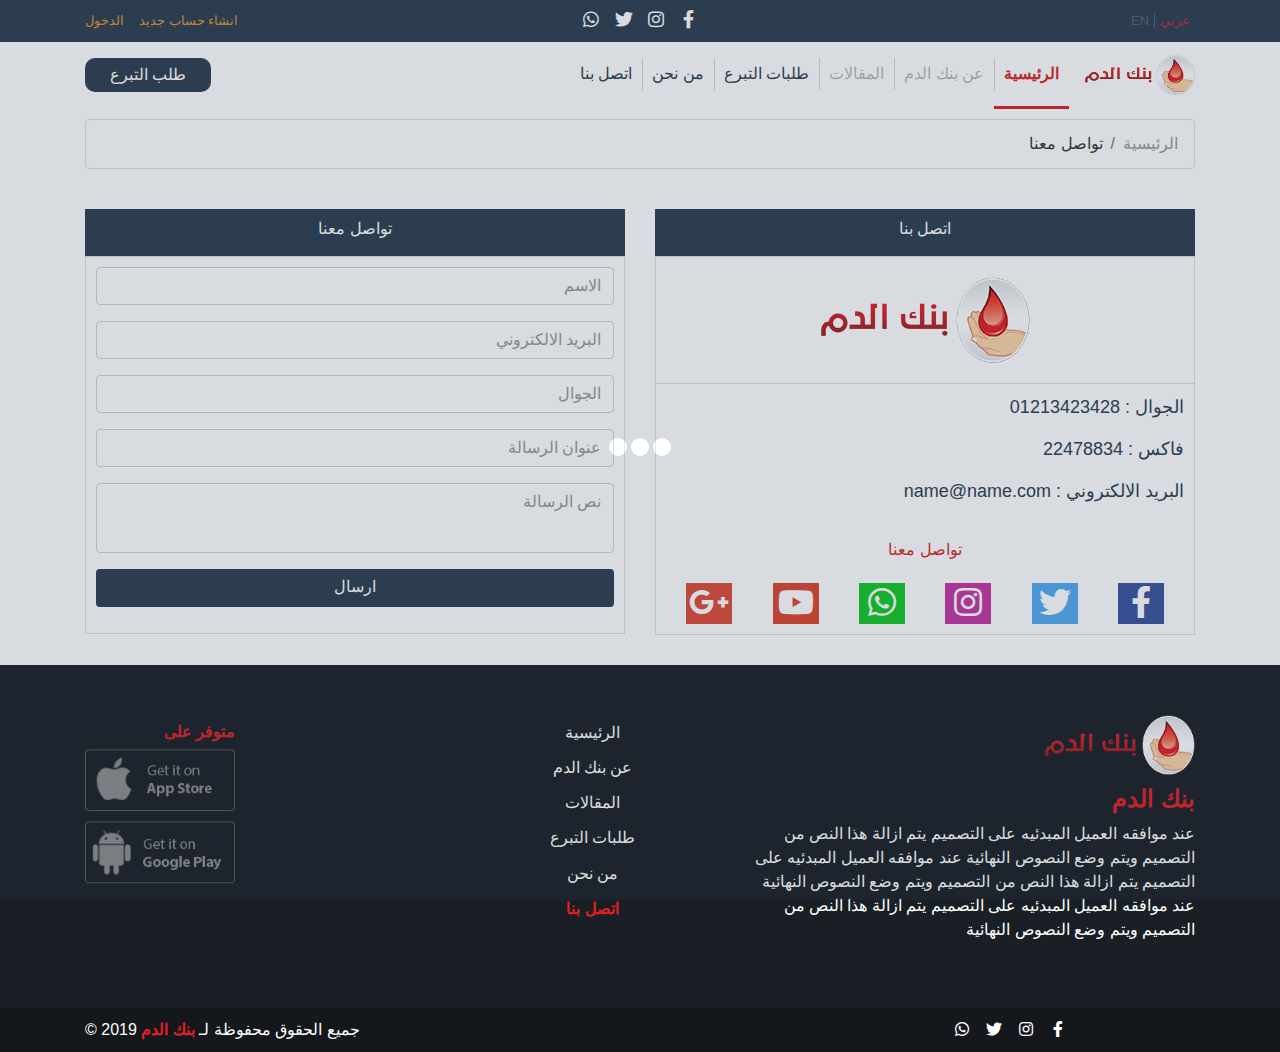
<file: contact.html>
<!DOCTYPE html>
<html lang="en" dir="rtl">
<head>
    <meta charset="UTF-8">
    <meta name="viewport" content="width=device-width, initial-scale=1.0">
    <meta http-equiv="X-UA-Compatible" content="ie=edge">
    <title>بنك الدم</title>
    <!-- Bootstrap -->
    <link rel="stylesheet" href="css/bootstrap.min.css"/>
    <!-- Font Awesome -->
    <link rel="stylesheet" href="fontawesome-free-5.9.0-web/css/all.min.css">
    <!-- Upper Style -->
    <link rel="stylesheet" href="css/upper.css">
    <!-- Navbar Style -->
    <link rel="stylesheet" href="css/nav.css">
    <!-- Footer Style -->
    <link rel="stylesheet" href="css/footer.css">
    <!-- Loading Style -->
    <link rel="stylesheet" href="css/loading.css">
    <!-- Breadcrumb Style -->
    <link rel="stylesheet" href="css/breadcrumb.css">
    <!-- Register Style -->
    <link rel="stylesheet" href="css/contact.css">
</head>
<body>
    <!-- Start Upper Bar -->
    <section class="upper-bar">
        <div class="container custom-padding">
            <div class="row">
                <!-- Language -->
                <div class="col-3 col-md-4 language d-flex align-items-center">
                    <div class="lang">
                        <span class="active ar">عربي</span><span class="en"><bdi>EN</bdi></span>
                    </div>
                </div>
                <!-- Social Icons -->
                <div class="d-none col-md-4 d-lg-flex align-items-center justify-content-center">
                    <div class="social">
                        <div class="icon _facebook">
                            <a href=""><i class="fab fa-facebook-f fa-fw"></i></a>
                        </div>
                        <div class="icon _instagram">
                            <a href=""><i class="fab fa-instagram fa-fw"></i></a>
                        </div>
                        <div class="icon _twitter">
                            <a href=""><i class="fab fa-twitter fa-fw"></i></a>
                        </div>
                        <div class="icon _whatsapp">
                            <a href=""><i class="fab fa-whatsapp fa-fw"></i></a>
                        </div>
                    </div>
                </div>
                <!-- Email -->
                <div class="col-9 col-md-4 ml-auto d-flex align-items-center">
                    <div class="sign">
                        <div class="signup">
                            <a href="register.html">انشاء حساب جديد</a>
                        </div>
                        <div class="signin">
                            <a href="sign.html">الدخول</a>
                        </div>
                    </div>
                </div>
            </div>
        </div>
    </section>
    <!-- End Upper Bar -->
    <!-- Start Navbar -->
    <nav class="navbar navbar-expand-lg navbar-light">
        <div class="container">
            <a class="navbar-brand" href="#"><img src="img/logos/logo.png" alt=""></a>
            <button class="navbar-toggler" type="button" data-toggle="collapse" data-target="#navbarSupportedContent" aria-controls="navbarSupportedContent" aria-expanded="false" aria-label="Toggle navigation">
            <span class="navbar-toggler-icon"></span>
            </button>
        
            <div class="collapse navbar-collapse" id="navbarSupportedContent">
                <ul class="navbar-nav mr-auto">
                    <li class="nav-item active">
                        <a class="nav-link" href="index.html">الرئيسية <span class="sr-only">(current)</span></a>
                    </li>
                    <li class="nav-item">
                        <a class="nav-link disabled" href="#">عن بنك الدم</a>
                    </li>
                    <li class="nav-item">
                        <a class="nav-link disabled" href="#">المقالات</a>
                    </li>
                    <li class="nav-item">
                        <a class="nav-link" href="req.html">طلبات التبرع</a>
                    </li>
                    <li class="nav-item">
                        <a class="nav-link" href="about.html">من نحن</a>
                    </li>
                    <li class="nav-item">
                        <a class="nav-link" href="contact.html">اتصل بنا</a>
                    </li>
                </ul>
                <div class="req-nav-btn">
                    <div class="nav-btn">
                        <a href="">طلب التبرع</a>
                    </div>
                </div>
            </div>
        </div>
    </nav>
    <!-- End Navbar -->
    <!-- Start Breadcrumb -->
    <nav aria-label="breadcrumb">
        <div class="container custom-padding">
            <ol class="breadcrumb">
                <li class="breadcrumb-item"><a href="index.html">الرئيسية</a></li>
                <li class="breadcrumb-item active" aria-current="page">تواصل معنا</li>
              </ol>
        </div>
    </nav>
    <!-- End Breadcrumb -->
    <!-- Start Contact Us -->
    <section class="contact-us">
        <div class="container custom-padding">
            <div class="row">
                <div class="col-12 col-md-6">
                    <div class="contact-title">
                        <div class="h6 text-center">اتصل بنا</div>
                    </div>
                    <div class="contact-info">
                        
                        <div class="contact-img m-auto text-center w-75">
                            <img src="img/logos/logo.png" alt="">
                        </div>
                        <div class="_info">
                            <div class="_content">
                                <span>الجوال : </span><bdi>01213423428</bdi>
                            </div>
                            <div class="_content">
                                <span>فاكس : </span><bdi>22478834</bdi>
                            </div>
                            <div class="_content">
                                <span>البريد الالكتروني : </span><bdi>name@name.com</bdi>
                            </div>
                        </div>
                        <div class="social">
                            <div class="_title">
                                <div class="h6 text-center mb-4">تواصل معنا</div>
                            </div>
                            <div class="icons d-flex align-items-center justify-content-around">
                                <div class="icon d-flex align-items-center justify-content-center">
                                    <a class="__facebook text-decoration-none" href=""><i class="fab fa-facebook-f fa-fw fa-2x "></i></a>
                                </div>
                                <div class="icon d-flex align-items-center justify-content-center">
                                    <a class="__twitter text-decoration-none" href=""><i class="fab fa-twitter fa-fw fa-2x"></i></a>
                                </div>
                                <div class="icon d-flex align-items-center justify-content-center">
                                    <a class="__instagram text-decoration-none" href=""><i class="fab fa-instagram fa-fw fa-2x"></i></a>
                                </div>
                                <div class="icon d-flex align-items-center justify-content-center">
                                    <a class="__whatsapp text-decoration-none" href=""><i class="fab fa-whatsapp fa-fw fa-2x"></i></a>
                                </div>
                                <div class="icon d-flex align-items-center justify-content-center">
                                    <a class="__youtube text-decoration-none" href=""><i class="fab fa-youtube fa-fw fa-2x"></i></a>
                                </div>
                                <div class="icon d-flex align-items-center justify-content-center">
                                    <a class="__google text-decoration-none" href=""><i class="fab fa-google-plus-g fa-fw fa-2x"></i></a>
                                </div>
                            </div>
                        </div>
                    </div>
                </div>
                <div class="col-12 col-md-6">
                    <div class="contact-title">
                        <div class="h6 text-center">تواصل معنا</div>
                    </div>
                    <div class="contact">
                        
                        <form action="" autocomplete="off">
                            <div class="form-group">
                                <div class="form-content">
                                    <input placeholder="الاسم" class="form-control" id="name" type="text">
                                </div>
                            </div>
                            <div class="form-group">
                                <div class="form-content">
                                    <input placeholder="البريد الالكتروني"  class="form-control" id="email" type="email">
                                </div>
                            </div>
                            <div class="form-group">
                                <div class="form-content">
                                    <input placeholder="الجوال"  class="form-control mobile" id="mobile" type="text">
                                </div>
                            </div>
                            <div class="form-group">
                                <div class="form-content">
                                    <input placeholder="عنوان الرسالة"  class="form-control" id="title" type="text">
                                </div>
                            </div>
                            <div class="form-group">
                                <div class="form-content">
                                    
                                    <textarea placeholder="نص الرسالة" class="form-control" id="msg"></textarea>
                                </div>
                            </div>
                            <div class="form-group">
                                <div class="form-content">
                                    <a class="form-control submit text-center text-decoration-none send" href="">ارسال</a>
                                </div>
                            </div>
                        </form>
                    </div>
                </div>
            </div>
        </div>
    </section>
    <!-- End Contact Us -->
    <!-- Start Footer -->
    <footer>
        <div class="container">
            <div class="row">
                <div class="col-12 col-md-5">
                    <div class="icon">
                        <img src="img/logos/logo.png" alt="">
                    </div>
                    <div class="text">
                        <div class="h4">بنك الدم</div>
                        <p>عند موافقه العميل المبدئيه على التصميم يتم ازالة هذا النص من التصميم ويتم وضع النصوص النهائية عند موافقه العميل المبدئيه على التصميم يتم ازالة هذا النص من التصميم ويتم وضع النصوص النهائية عند موافقه العميل المبدئيه على التصميم يتم ازالة هذا النص من التصميم ويتم وضع النصوص النهائية</p>
                    </div>
                </div>
                <div class="col-6 col-md-3">
                    <ul class="links list-unstyled">
                        <li><a href="index.html">الرئيسية</a></li>
                        <li><a href="">عن بنك الدم</a></li>
                        <li><a href="">المقالات</a></li>
                        <li><a href="req.html">طلبات التبرع</a></li>
                        <li><a href="about.html">من نحن</a></li>
                        <li><a class="active" href="contact.html">اتصل بنا</a></li>
                    </ul>
                </div>
                <div class="col-6 col-md-4 text-right">
                    <div class="on">
                        <div class="h6">متوفر على</div>
                        <div class="footer-img ml-auto">
                            <a class="img-content" href="">
                                <img src="img/footer/ios1.png" alt="">
                            </a>
                            <a class="img-content" href="">
                                <img src="img/footer/google1.png" alt="">
                            </a>
                            
                        </div>
                    </div>
                </div>
            </div>
        </div>
    </footer>
    <!-- End Footer -->
    <!-- Start Copyright -->
    <section class="copy">
        <div class="container">
            <div class="row">
                <div class="col-12 col-md-3 align-icons ">
                    <div class="copy-icons">
                        <div class="c-icon"><i class="fab fa-facebook-f fa-fw"></i></div>
                        <div class="c-icon"><i class="fab fa-instagram fa-fw"></i></div>
                        <div class="c-icon"><i class="fab fa-twitter fa-fw"></i></div>
                        <div class="c-icon"><i class="fab fa-whatsapp fa-fw"></i></div>
                    </div>
                </div>
                <div class="col">
                    <div class="copy-text text-center text-md-right">
                        <p>جميع الحقوق محفوظة لـ <span>بنك الدم</span> <bdi>&copy; 2019</bdi></p>
                    </div>
                </div>
            </div>
        </div>
    </section>
    <!-- End Copyright -->
    <!-- Start Scroll To Top -->
    <div class="to-top">
        <i class="fa fa-chevron-circle-up fa-2x fa-fw"></i>
    </div>
    <!-- End Scroll To Top -->
    <!-- Start Loading -->
    <div class="loading-override">
    <div class="spinner">
        <div class="bounce1"></div>
        <div class="bounce2"></div>
        <div class="bounce3"></div>
    </div>
    </div>
    <!-- End Loading -->
  
    <script src="js/jquery-3.4.1.min.js"></script>
    <script src="js/popper.min.js"></script>
    <script src="js/bootstrap.min.js"></script>
    <script src="js/loading.js"></script>
    <script src="js/form.js"></script>
</body>
</html>
</file>
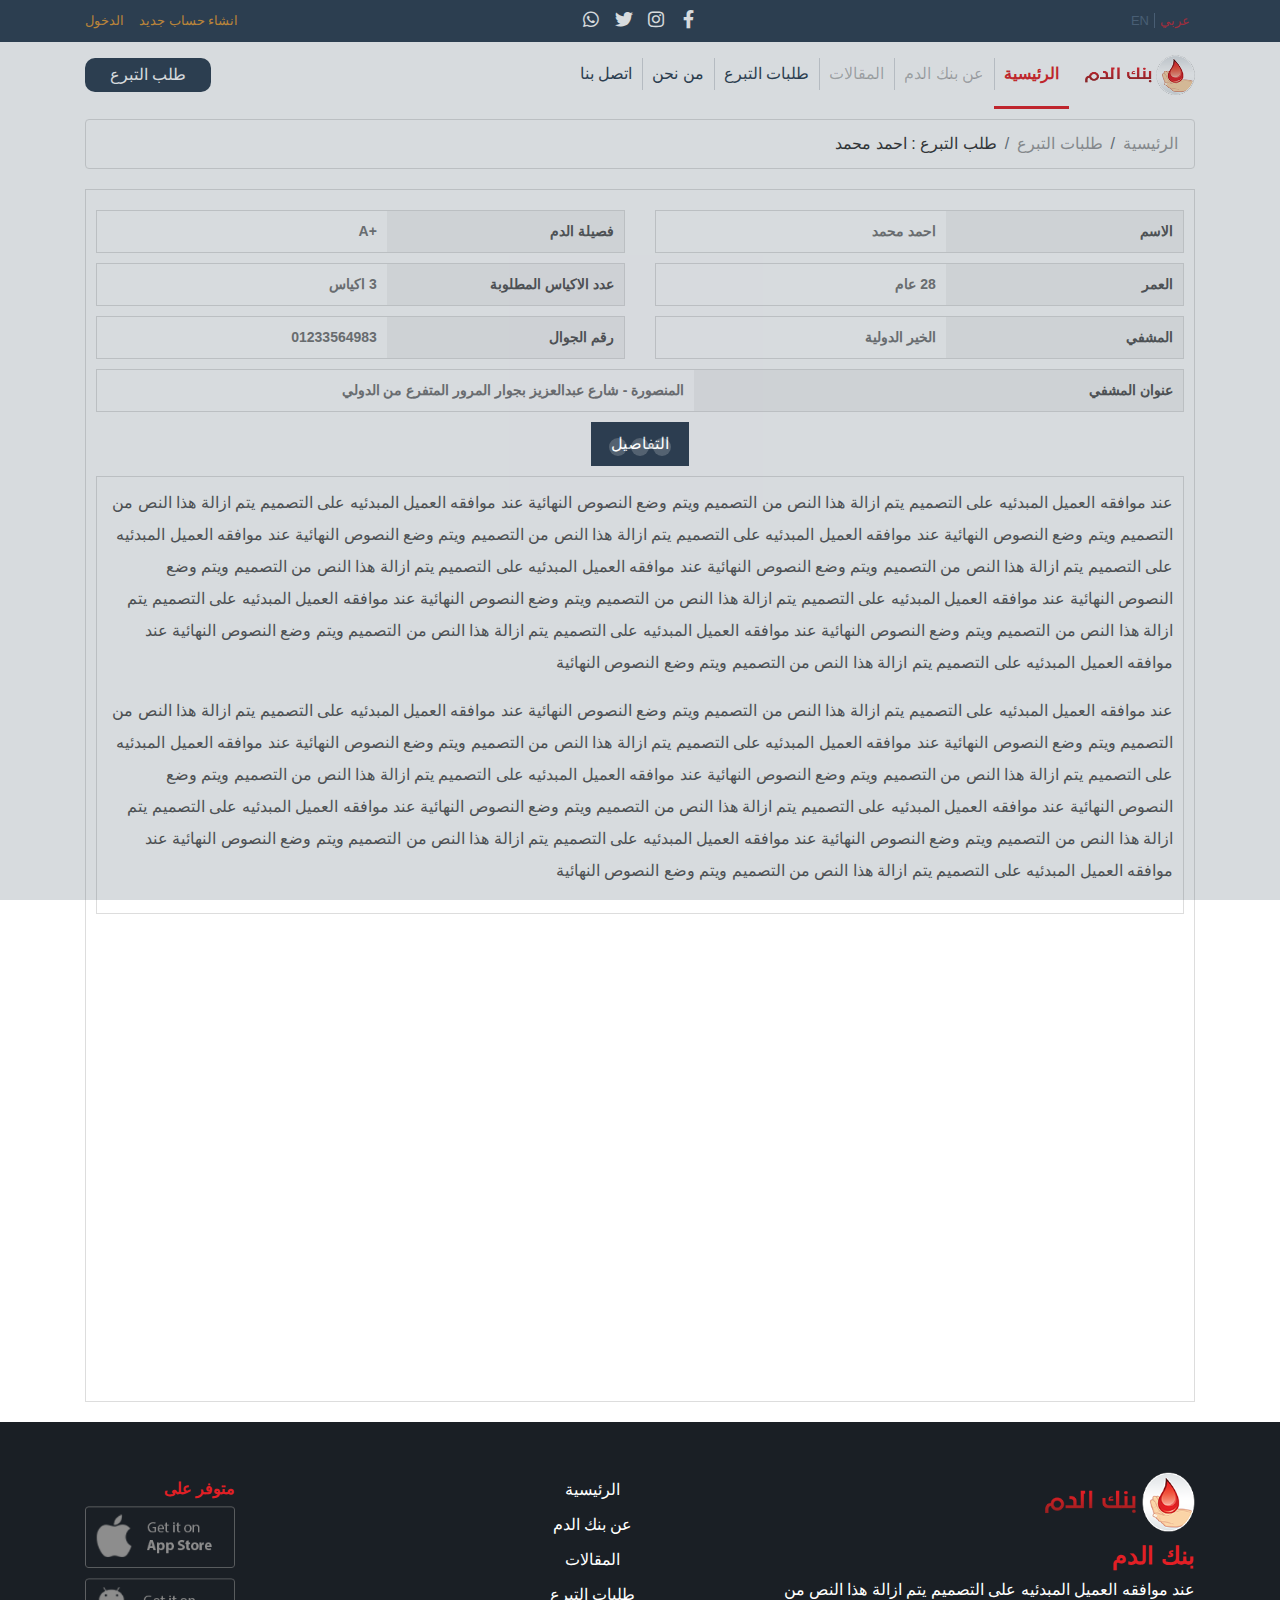
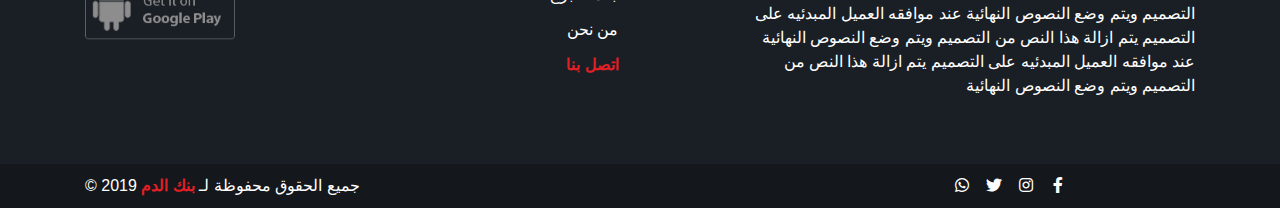
<file: details.html>
<!DOCTYPE html>
<html lang="en" dir="rtl">
<head>
    <meta charset="UTF-8">
    <meta name="viewport" content="width=device-width, initial-scale=1.0">
    <meta http-equiv="X-UA-Compatible" content="ie=edge">
    <title>بنك الدم</title>
    <!-- Bootstrap -->
    <link rel="stylesheet" href="css/bootstrap.min.css"/>
    <!-- Font Awesome -->
    <link rel="stylesheet" href="fontawesome-free-5.9.0-web/css/all.min.css">
    <!-- Upper Style -->
    <link rel="stylesheet" href="css/upper.css">
    <!-- Navbar Style -->
    <link rel="stylesheet" href="css/nav.css">
    <!-- Footer Style -->
    <link rel="stylesheet" href="css/footer.css">
    <!-- Loading Style -->
    <link rel="stylesheet" href="css/loading.css">
    <!-- Breadcrumb Style -->
    <link rel="stylesheet" href="css/breadcrumb.css">
    <!-- Register Style -->
    <link rel="stylesheet" href="css/details.css">
</head>
<body>
    <!-- Start Upper Bar -->
    <section class="upper-bar">
        <div class="container custom-padding">
            <div class="row">
                <!-- Language -->
                <div class="col-3 col-md-4 language d-flex align-items-center">
                    <div class="lang">
                        <span class="active ar">عربي</span><span class="en"><bdi>EN</bdi></span>
                    </div>
                </div>
                <!-- Social Icons -->
                <div class="d-none col-md-4 d-lg-flex align-items-center justify-content-center">
                    <div class="social">
                        <div class="icon _facebook">
                            <a href=""><i class="fab fa-facebook-f fa-fw"></i></a>
                        </div>
                        <div class="icon _instagram">
                            <a href=""><i class="fab fa-instagram fa-fw"></i></a>
                        </div>
                        <div class="icon _twitter">
                            <a href=""><i class="fab fa-twitter fa-fw"></i></a>
                        </div>
                        <div class="icon _whatsapp">
                            <a href=""><i class="fab fa-whatsapp fa-fw"></i></a>
                        </div>
                    </div>
                </div>
                <!-- Email -->
                <div class="col-9 col-md-4 ml-auto d-flex align-items-center">
                    <div class="sign">
                        <div class="signup">
                            <a href="register.html">انشاء حساب جديد</a>
                        </div>
                        <div class="signin">
                            <a href="sign.html">الدخول</a>
                        </div>
                    </div>
                </div>
            </div>
        </div>
    </section>
    <!-- End Upper Bar -->
    <!-- Start Navbar -->
    <nav class="navbar navbar-expand-lg navbar-light">
        <div class="container">
            <a class="navbar-brand" href="#"><img src="img/logos/logo.png" alt=""></a>
            <button class="navbar-toggler" type="button" data-toggle="collapse" data-target="#navbarSupportedContent" aria-controls="navbarSupportedContent" aria-expanded="false" aria-label="Toggle navigation">
            <span class="navbar-toggler-icon"></span>
            </button>
        
            <div class="collapse navbar-collapse" id="navbarSupportedContent">
                <ul class="navbar-nav mr-auto">
                    <li class="nav-item active">
                        <a class="nav-link" href="index.html">الرئيسية <span class="sr-only">(current)</span></a>
                    </li>
                    <li class="nav-item">
                        <a class="nav-link disabled" href="#">عن بنك الدم</a>
                    </li>
                    <li class="nav-item">
                        <a class="nav-link disabled" href="#">المقالات</a>
                    </li>
                    <li class="nav-item">
                        <a class="nav-link" href="req.html">طلبات التبرع</a>
                    </li>
                    <li class="nav-item">
                        <a class="nav-link" href="about.html">من نحن</a>
                    </li>
                    <li class="nav-item">
                        <a class="nav-link" href="contact.html">اتصل بنا</a>
                    </li>
                </ul>
                <div class="req-nav-btn">
                    <div class="nav-btn">
                        <a href="">طلب التبرع</a>
                    </div>
                </div>
            </div>
        </div>
    </nav>
    <!-- End Navbar -->
    <!-- Start Breadcrumb -->
    <nav aria-label="breadcrumb">
        <div class="container custom-padding">
            <ol class="breadcrumb">
                <li class="breadcrumb-item"><a href="index.html">الرئيسية</a></li>
                <li class="breadcrumb-item"><a href="req.html">طلبات التبرع</a></li>
                <li class="breadcrumb-item active" aria-current="page">طلب التبرع : احمد محمد</li>
              </ol>
        </div>
    </nav>
    <!-- End Breadcrumb -->
    <!-- Start Details -->
    <section class="_details">
        <div class="container custom-padding">
            <div class="_details-container">
                <div class="row">
                    <div class="col-12 col-md-6">
                        <div class=" _details-info">
                            <div class=" details-title d-flex align-items-center">
                                <div>الاسم</div>
                            </div>
                            <div class="details-content d-flex align-items-center">
                                <div>احمد محمد</div>
                            </div>
                        </div>
                    </div>
                    <div class="col-12 col-md-6">
                        <div class=" _details-info">
                            <div class=" details-title d-flex align-items-center">
                                <div>فصيلة الدم</div>
                            </div>
                            <div class="details-content d-flex align-items-center">
                                <div><bdi>A+</bdi></div>
                            </div>
                        </div>
                    </div>
                    <div class="col-12 col-md-6">
                        <div class="_details-info" >
                            <div class=" details-title d-flex align-items-center">
                                <div>العمر</div>
                            </div>
                            <div class="details-content d-flex align-items-center">
                                <div><bdi>28</bdi> عام</div>
                            </div>
                        </div>
                    </div>
                    <div class="col-12 col-md-6">
                        <div class="_details-info" >
                            <div class=" details-title d-flex align-items-center">
                                <div>عدد الاكياس المطلوبة</div>
                            </div>
                            <div class="details-content d-flex align-items-center">
                                <div><bdi>3</bdi> اكياس</div>
                            </div>
                        </div>
                    </div>
                    <div class="col-12 col-md-6">
                        <div class="_details-info" >
                            <div class=" details-title d-flex align-items-center">
                                <div>المشفي</div>
                            </div>
                            <div class="details-content d-flex align-items-center">
                                <div>الخير الدولية</div>
                            </div>
                        </div>
                    </div>
                    <div class="col-12 col-md-6">
                        <div class="_details-info" >
                            <div class=" details-title d-flex align-items-center">
                                <div>رقم الجوال</div>
                            </div>
                            <div class="details-content d-flex align-items-center">
                                <div><bdi>01233564983</bdi></div>
                            </div>
                        </div>
                    </div>
                    <div class="col-12">
                        <div class="_details-info" >
                            <div class=" details-title d-flex align-items-center">
                                <div>عنوان المشفي</div>
                            </div>
                            <div class="details-content d-flex align-items-center">
                                <div>المنصورة - شارع عبدالعزيز بجوار المرور المتفرع من الدولي</div>
                            </div>
                        </div>
                    </div>
                    <div class="col-12">
                        <div class="_details-btn text-center">
                            <a class="text-decoration-none d-inline-block" href="">التفاصيل</a>
                        </div>
                    </div>
                    <div class="col-12">
                        <div class="details-text">
                            <p>عند موافقه العميل المبدئيه على التصميم يتم ازالة هذا النص من التصميم ويتم وضع النصوص النهائية عند موافقه العميل المبدئيه على التصميم يتم ازالة هذا النص من التصميم ويتم وضع النصوص النهائية عند موافقه العميل المبدئيه على التصميم يتم ازالة هذا النص من التصميم ويتم وضع النصوص النهائية عند موافقه العميل المبدئيه على التصميم يتم ازالة هذا النص من التصميم ويتم وضع النصوص النهائية عند موافقه العميل المبدئيه على التصميم يتم ازالة هذا النص من التصميم ويتم وضع النصوص النهائية عند موافقه العميل المبدئيه على التصميم يتم ازالة هذا النص من التصميم ويتم وضع النصوص النهائية عند موافقه العميل المبدئيه على التصميم يتم ازالة هذا النص من التصميم ويتم وضع النصوص النهائية عند موافقه العميل المبدئيه على التصميم يتم ازالة هذا النص من التصميم ويتم وضع النصوص النهائية عند موافقه العميل المبدئيه على التصميم يتم ازالة هذا النص من التصميم ويتم وضع النصوص النهائية</p>
                            
                            <p>عند موافقه العميل المبدئيه على التصميم يتم ازالة هذا النص من التصميم ويتم وضع النصوص النهائية عند موافقه العميل المبدئيه على التصميم يتم ازالة هذا النص من التصميم ويتم وضع النصوص النهائية عند موافقه العميل المبدئيه على التصميم يتم ازالة هذا النص من التصميم ويتم وضع النصوص النهائية عند موافقه العميل المبدئيه على التصميم يتم ازالة هذا النص من التصميم ويتم وضع النصوص النهائية عند موافقه العميل المبدئيه على التصميم يتم ازالة هذا النص من التصميم ويتم وضع النصوص النهائية عند موافقه العميل المبدئيه على التصميم يتم ازالة هذا النص من التصميم ويتم وضع النصوص النهائية عند موافقه العميل المبدئيه على التصميم يتم ازالة هذا النص من التصميم ويتم وضع النصوص النهائية عند موافقه العميل المبدئيه على التصميم يتم ازالة هذا النص من التصميم ويتم وضع النصوص النهائية عند موافقه العميل المبدئيه على التصميم يتم ازالة هذا النص من التصميم ويتم وضع النصوص النهائية</p>
                        </div>
                    </div>
                    <div class="col-12">
                        <div class="map">
                            <iframe src="https://www.google.com/maps/embed?pb=!1m18!1m12!1m3!1d218754.1396683052!2d31.31628532163227!3d31.053168822804928!2m3!1f0!2f0!3f0!3m2!1i1024!2i768!4f13.1!3m3!1m2!1s0x14f7777bfe771703%3A0xd1aa28f76e87bc34!2sMansoura%2C%20Dakahlia%20Governorate!5e0!3m2!1sen!2seg!4v1579060585668!5m2!1sen!2seg" width="100%" height="450" frameborder="0" style="border:0;" allowfullscreen=""></iframe>
                        </div>
                    </div>
                </div>
            </div>
        </div>
    </section>
    <!-- End Details -->
    <!-- Start Footer -->
    <footer>
        <div class="container">
            <div class="row">
                <div class="col-12 col-md-5">
                    <div class="icon">
                        <img src="img/logos/logo.png" alt="">
                    </div>
                    <div class="text">
                        <div class="h4">بنك الدم</div>
                        <p>عند موافقه العميل المبدئيه على التصميم يتم ازالة هذا النص من التصميم ويتم وضع النصوص النهائية عند موافقه العميل المبدئيه على التصميم يتم ازالة هذا النص من التصميم ويتم وضع النصوص النهائية عند موافقه العميل المبدئيه على التصميم يتم ازالة هذا النص من التصميم ويتم وضع النصوص النهائية</p>
                    </div>
                </div>
                <div class="col-6 col-md-3">
                    <ul class="links list-unstyled">
                        <li><a href="index.html">الرئيسية</a></li>
                        <li><a href="">عن بنك الدم</a></li>
                        <li><a href="">المقالات</a></li>
                        <li><a href="req.html">طلبات التبرع</a></li>
                        <li><a href="about.html">من نحن</a></li>
                        <li><a class="active" href="contact.html">اتصل بنا</a></li>
                    </ul>
                </div>
                <div class="col-6 col-md-4 text-right">
                    <div class="on">
                        <div class="h6">متوفر على</div>
                        <div class="footer-img ml-auto">
                            <a class="img-content" href="">
                                <img src="img/footer/ios1.png" alt="">
                            </a>
                            <a class="img-content" href="">
                                <img src="img/footer/google1.png" alt="">
                            </a>
                            
                        </div>
                    </div>
                </div>
            </div>
        </div>
    </footer>
    <!-- End Footer -->
    <!-- Start Copyright -->
    <section class="copy">
        <div class="container">
            <div class="row">
                <div class="col-12 col-md-3 align-icons ">
                    <div class="copy-icons">
                        <div class="c-icon"><i class="fab fa-facebook-f fa-fw"></i></div>
                        <div class="c-icon"><i class="fab fa-instagram fa-fw"></i></div>
                        <div class="c-icon"><i class="fab fa-twitter fa-fw"></i></div>
                        <div class="c-icon"><i class="fab fa-whatsapp fa-fw"></i></div>
                    </div>
                </div>
                <div class="col">
                    <div class="copy-text text-center text-md-right">
                        <p>جميع الحقوق محفوظة لـ <span>بنك الدم</span> <bdi>&copy; 2019</bdi></p>
                    </div>
                </div>
            </div>
        </div>
    </section>
    <!-- End Copyright -->
    <!-- Start Scroll To Top -->
    <div class="to-top">
        <i class="fa fa-chevron-circle-up fa-2x fa-fw"></i>
    </div>
    <!-- End Scroll To Top -->
    <!-- Start Loading -->
    <div class="loading-override">
    <div class="spinner">
        <div class="bounce1"></div>
        <div class="bounce2"></div>
        <div class="bounce3"></div>
    </div>
    </div>
    <!-- End Loading -->
  
    <script src="js/jquery-3.4.1.min.js"></script>
    <script src="js/popper.min.js"></script>
    <script src="js/bootstrap.min.js"></script>
    <script src="js/loading.js"></script>
</body>
</html>
</file>
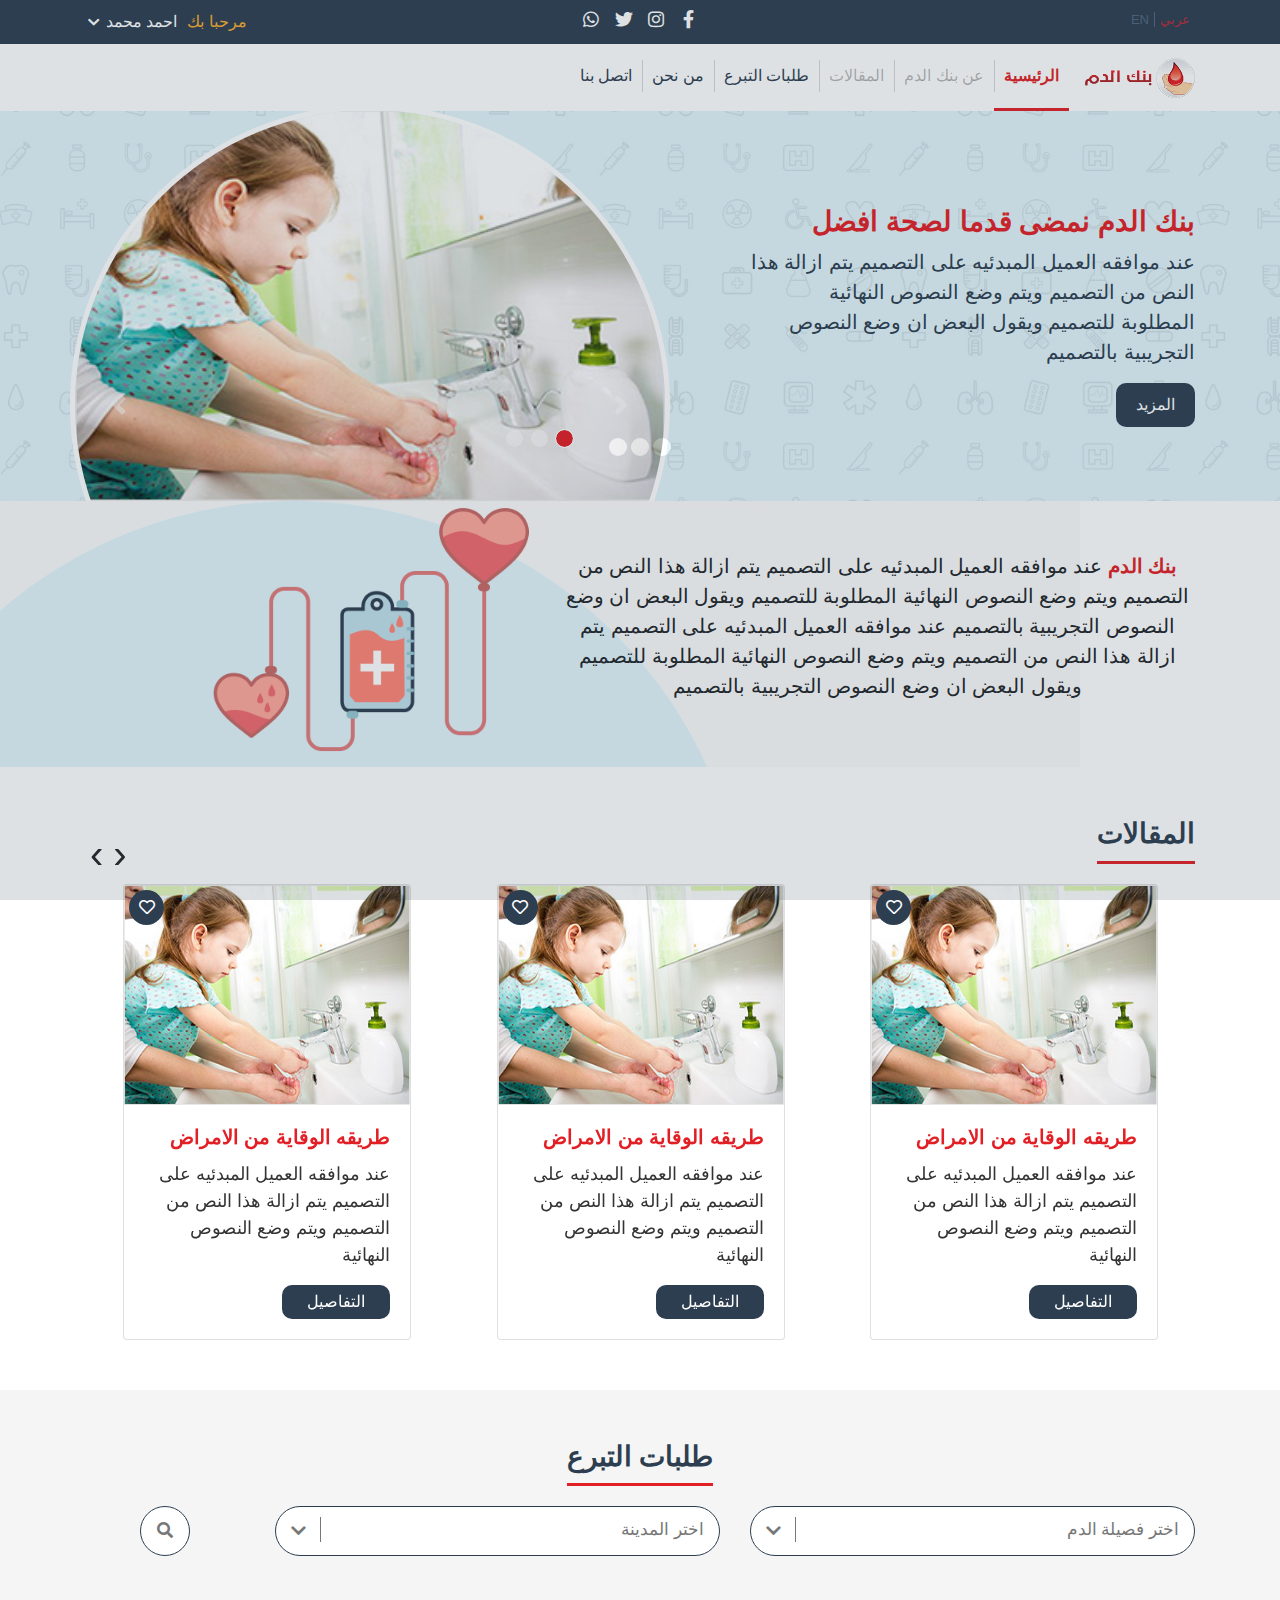
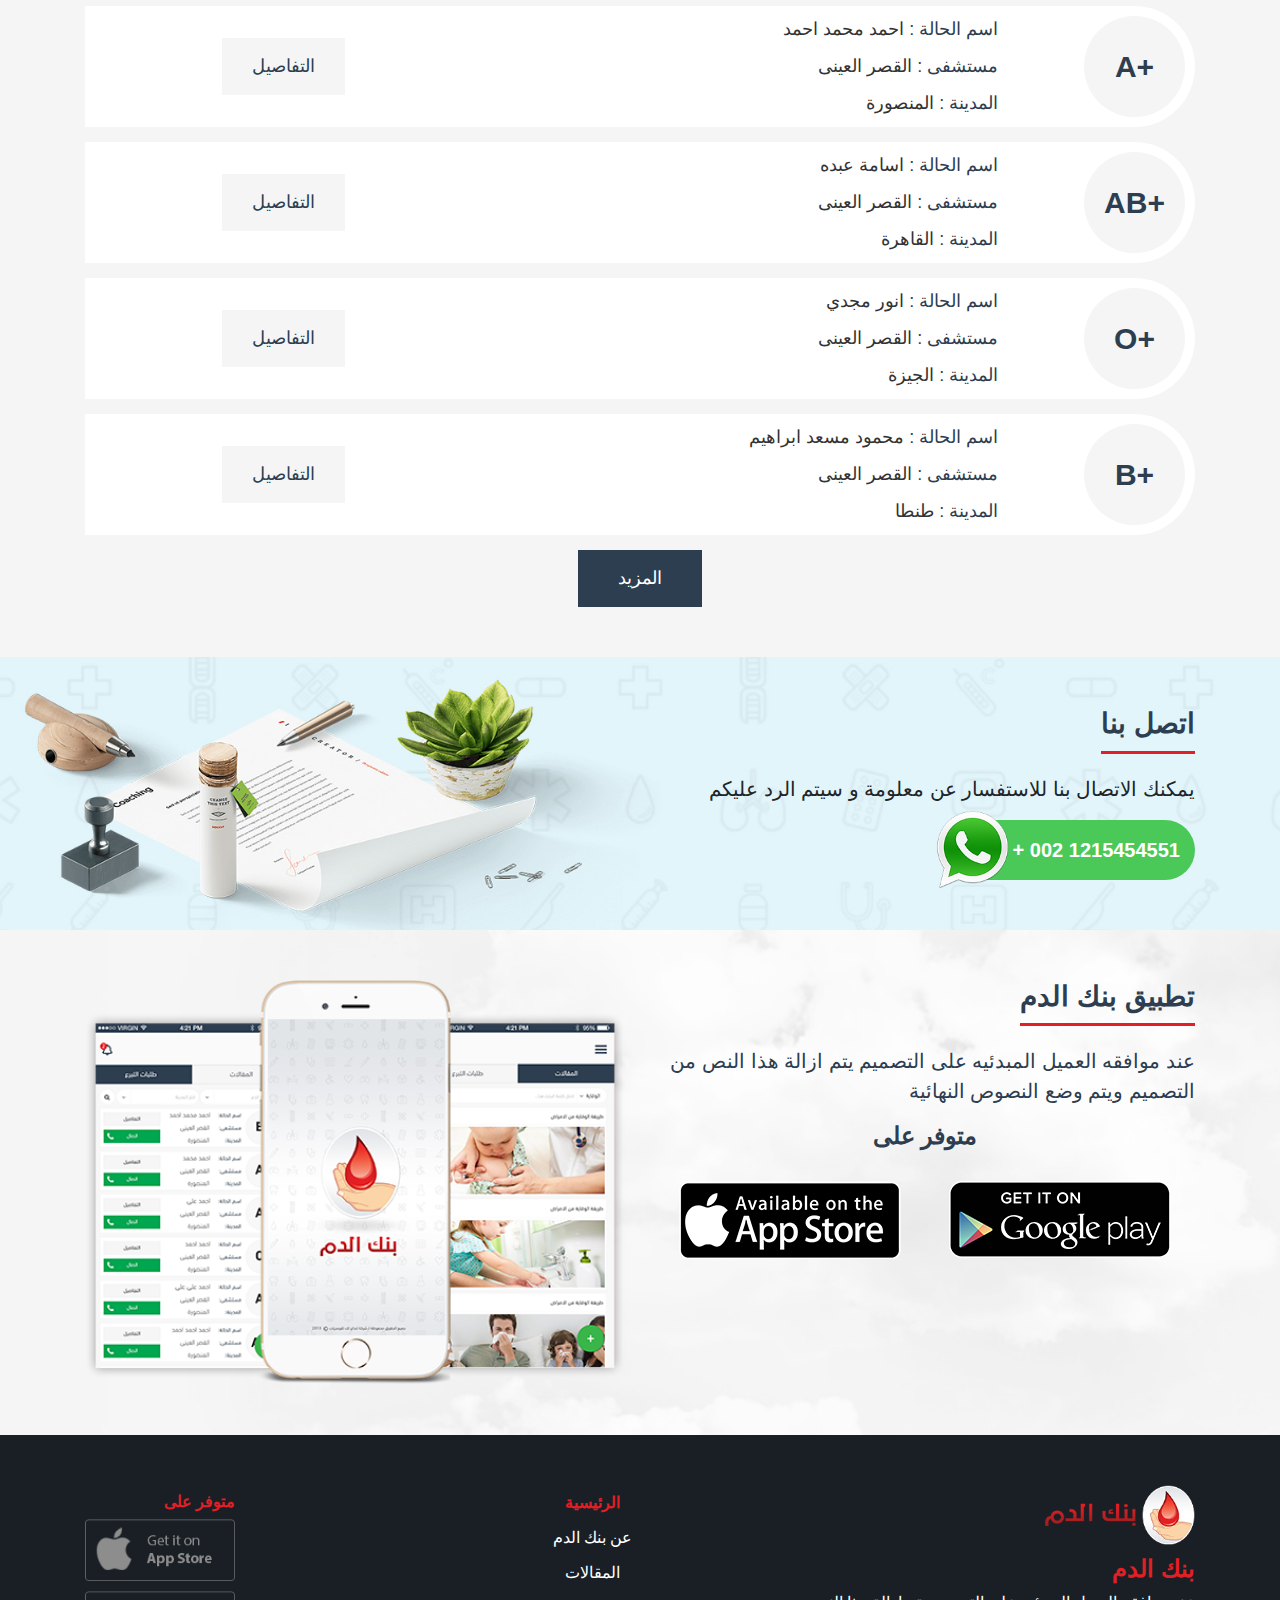
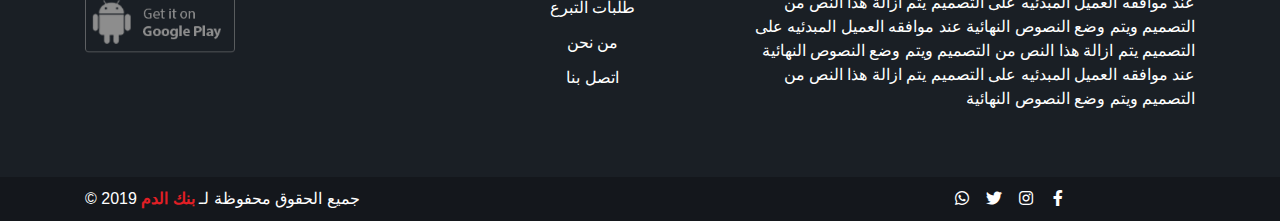
<file: login-index.html>
<!DOCTYPE html>
<html lang="en" dir="rtl">
<head>
    <meta charset="UTF-8">
    <meta name="viewport" content="width=device-width, initial-scale=1.0">
    <meta http-equiv="X-UA-Compatible" content="ie=edge">
    <title>بنك الدم</title>
    <!-- Bootstrap -->
    <link rel="stylesheet" href="css/bootstrap.min.css"/>
    <!-- Font Awesome -->
    <link rel="stylesheet" href="fontawesome-free-5.9.0-web/css/all.min.css">
    <!-- Owl Carousel -->
    <link rel="stylesheet" href="css/owl.carousel.min.css" />
    <link rel="stylesheet" href="css/owl.theme.default.css" />
    <!-- Animate -->
    <link rel="stylesheet" href="css/animate.css" />
    <!-- Upper Style -->
    <link rel="stylesheet" href="css/upper.css">
    <!-- Navbar Style -->
    <link rel="stylesheet" href="css/nav.css">
    <!-- Footer Style -->
    <link rel="stylesheet" href="css/footer.css">
    <!-- Breadcrumb Style -->
    <link rel="stylesheet" href="css/breadcrumb.css">
    <!-- Main Style -->
    <link rel="stylesheet" href="css/mainstyle.css">
</head>
<body>
    <!-- Start Upper Bar -->
    <section class="upper-bar">
        <div class="container custom-padding">
            <div class="row">
                <!-- Language -->
                <div class="col-3 col-md-4 language">
                    <div class="lang">
                        <span class="active ar">عربي</span><span class="en"><bdi>EN</bdi></span>
                    </div>
                </div>
                <!-- Social Icons -->
                <div class="d-none d-lg-block col-md-4">
                    <div class="social">
                        <div class="icon _facebook">
                            <a href=""><i class="fab fa-facebook-f fa-fw"></i></a>
                        </div>
                        <div class="icon _instagram">
                            <a href=""><i class="fab fa-instagram fa-fw"></i></a>
                        </div>
                        <div class="icon _twitter">
                            <a href=""><i class="fab fa-twitter fa-fw"></i></a>
                        </div>
                        <div class="icon _whatsapp">
                            <a href=""><i class="fab fa-whatsapp fa-fw"></i></a>
                        </div>
                    </div>
                </div>
                <!-- Email -->
                <div class="col-9 col-md-4 ml-auto">
                    <div class="login-profile d-flex justify-content-end">
                        <div class="welcome">
                            <span>مرحبا بك</span>
                        </div>
                        <div class="profile-name">
                            <a class="profile">احمد محمد <i class="fa fa-chevron-down fa-fw"></i></a>
                            <div class="dropdown-login">
                                <ul class="login-links list-unstyled">
                                    <li>
                                        <a class="log text-decoration-none" href="">
                                            <i class="fa fa-home fa-fw"></i>
                                            <span class="goto">الرئيسية</span>
                                        </a>
                                    </li>
                                    <li>
                                        <a class="log text-decoration-none" href="">
                                            <i class="fa fa-user fa-fw"></i>
                                            <span class="goto">معلوماتي</span>
                                        </a>
                                    </li>
                                    <li>
                                        <a class="log text-decoration-none" href="">
                                            <i class="fa fa-bell fa-fw"></i>
                                            <span class="goto">اعدادات الاشعارات</span>
                                        </a>
                                    </li>
                                    <li>
                                        <a class="log text-decoration-none" href="">
                                            <i class="far fa-heart fa-fw"></i>
                                            <span class="goto">المفضلة</span>
                                        </a>
                                    </li>
                                    <li>
                                        <a class="log text-decoration-none" href="">
                                            <i class="fa fa-comments fa-fw"></i>
                                            <span class="goto">الابلاغ</span>
                                        </a>
                                    </li>
                                    <li>
                                        <a class="log text-decoration-none" href="">
                                            <i class="fa fa-phone fa-fw"></i>
                                            <span class="goto">تواصل معنا</span>
                                        </a>
                                    </li>
                                    <li>
                                        <a class="log text-decoration-none" href="">
                                            <i class="fa fa-sign-out-alt fa-fw"></i>
                                            <span class="goto">تسجيل الخروج</span>
                                        </a>
                                    </li>
                                </ul>
                            </div>
                        </div>
                    </div>
                </div>
            </div>
        </div>
    </section>
    <!-- End Upper Bar -->
    <!-- Start Navbar -->
    <nav class="navbar navbar-expand-lg navbar-light">
        <div class="container">
            <a class="navbar-brand" href="#"><img src="img/logos/logo.png" alt=""></a>
            <button class="navbar-toggler" type="button" data-toggle="collapse" data-target="#navbarSupportedContent" aria-controls="navbarSupportedContent" aria-expanded="false" aria-label="Toggle navigation">
            <span class="navbar-toggler-icon"></span>
            </button>
        
            <div class="collapse navbar-collapse" id="navbarSupportedContent">
                <ul class="navbar-nav mr-auto">
                    <li class="nav-item active">
                        <a class="nav-link" href="index.html">الرئيسية <span class="sr-only">(current)</span></a>
                    </li>
                    <li class="nav-item">
                        <a class="nav-link disabled" href="#">عن بنك الدم</a>
                    </li>
                    <li class="nav-item">
                        <a class="nav-link disabled" href="#">المقالات</a>
                    </li>
                    <li class="nav-item">
                        <a class="nav-link" href="req.html">طلبات التبرع</a>
                    </li>
                    <li class="nav-item">
                        <a class="nav-link" href="about.html">من نحن</a>
                    </li>
                    <li class="nav-item">
                        <a class="nav-link" href="contact.html">اتصل بنا</a>
                    </li>
                </ul>
                
            </div>
        </div>
    </nav>
    <!-- End Navbar -->
    <!-- Start Header -->
    <header>
        <div class="container">
            <div class="row">
                <div class="col my-auto">
                    <div class="header-text">
                        <div class="h3">بنك الدم نمضى قدما لصحة افضل</div>
                        <p>عند موافقه العميل المبدئيه على التصميم يتم ازالة هذا النص من التصميم ويتم وضع النصوص النهائية المطلوبة للتصميم ويقول البعض ان وضع النصوص التجريبية بالتصميم</p>
                        <a class="more" href="">المزيد</a>
                    </div>
                </div>
                <div class="col-7 d-none d-lg-block">
                    <div id="carouselExampleIndicators" class="carousel slide carousel-fade mr-auto" data-ride="carousel">
                        <ol class="carousel-indicators">
                          <li data-target="#carouselExampleIndicators" data-slide-to="0" class="active"></li>
                          <li data-target="#carouselExampleIndicators" data-slide-to="1"></li>
                          <li data-target="#carouselExampleIndicators" data-slide-to="2"></li>
                        </ol>
                        <div class="carousel-inner">
                            <div class="carousel-item active">
                                <img class="d-block w-100" src="img/header/p1.jpg" alt="First slide">
                            </div>
                            <div class="carousel-item">
                                <img class="d-block w-100" src="img/header/p2.jpg" alt="First slide">
                            </div>
                            <div class="carousel-item">
                                <img class="d-block w-100" src="img/header/p1.jpg" alt="First slide">
                            </div>
                        </div>
                        <a class="carousel-control-prev" href="#carouselExampleIndicators" role="button" data-slide="prev">
                          <span class="carousel-control-prev-icon" aria-hidden="true"></span>
                          <span class="sr-only">Previous</span>
                        </a>
                        <a class="carousel-control-next" href="#carouselExampleIndicators" role="button" data-slide="next">
                          <span class="carousel-control-next-icon" aria-hidden="true"></span>
                          <span class="sr-only">Next</span>
                        </a>
                    </div>
                </div>
            </div>
        </div>
    </header>
    <!-- End Header -->
    <!-- Start About -->
    <section class="about">
        <div class="container">
            <div class="row">
                <div class="col-12 col-md-7">
                    <div class="about-text text-center">
                        <p><span>بنك الدم </span>عند موافقه العميل المبدئيه على التصميم يتم ازالة هذا النص من التصميم ويتم وضع النصوص النهائية المطلوبة للتصميم ويقول البعض ان وضع النصوص التجريبية بالتصميم عند موافقه العميل المبدئيه على التصميم يتم ازالة هذا النص من التصميم ويتم وضع النصوص النهائية المطلوبة للتصميم ويقول البعض ان وضع النصوص التجريبية بالتصميم</p>
                    </div>
                </div>
            </div>
        </div>
    </section>
    <!-- End About -->
    <!-- Start Articles -->
    <section class="articles">
        <div class="container">
            <div class="row">
                <div class="col-12 art-header">
                    <div class="h3">المقالات</div>
                </div>
                <div class="col-12">
                    <div class="owl-carousel owl-theme">
                        <div class="item">
                            <div class="card m-auto" style="width: 18rem;">
                                <span class="_border"></span>
                                <span class="_border"></span>
                                <span class="_border"></span>
                                <span class="_border"></span>
                                <div class="content">
                                    <img class="card-img-top" src="img/header/p1.jpg" alt="Card image cap">
                                    <div class="icon">
                                        <i class="far fa-heart fa-fw"></i>
                                    </div>
                                </div>
                                <div class="card-body">
                                    <h5 class="card-title">طريقه الوقاية من الامراض</h5>
                                    <p class="card-text">عند موافقه العميل المبدئيه على التصميم يتم ازالة هذا النص من التصميم ويتم وضع النصوص النهائية</p>
                                    <a class="details" href="#" class="btn btn-primary">التفاصيل</a>
                                </div>
                            </div>
                        </div>
                        <div class="item">
                            <div class="card m-auto" style="width: 18rem;">
                                <span class="_border"></span>
                                <span class="_border"></span>
                                <span class="_border"></span>
                                <span class="_border"></span>
                                <div class="content">
                                    <img class="card-img-top" src="img/header/p1.jpg" alt="Card image cap">
                                    <div class="icon">
                                        <i class="far fa-heart fa-fw"></i>
                                    </div>
                                </div>
                                <div class="card-body">
                                    <h5 class="card-title">طريقه الوقاية من الامراض</h5>
                                    <p class="card-text">عند موافقه العميل المبدئيه على التصميم يتم ازالة هذا النص من التصميم ويتم وضع النصوص النهائية</p>
                                    <a class="details" href="art.html" class="btn btn-primary">التفاصيل</a>
                                </div>
                            </div>
                        </div>
                        <div class="item">
                            <div class="card m-auto" style="width: 18rem;">
                                <span class="_border"></span>
                                <span class="_border"></span>
                                <span class="_border"></span>
                                <span class="_border"></span>
                                <div class="content">
                                    <img class="card-img-top" src="img/header/p1.jpg" alt="Card image cap">
                                    <div class="icon">
                                        <i class="far fa-heart fa-fw"></i>
                                    </div>
                                </div>
                                <div class="card-body">
                                    <h5 class="card-title">طريقه الوقاية من الامراض</h5>
                                    <p class="card-text">عند موافقه العميل المبدئيه على التصميم يتم ازالة هذا النص من التصميم ويتم وضع النصوص النهائية</p>
                                    <a class="details" href="art.html" class="btn btn-primary">التفاصيل</a>
                                </div>
                            </div>
                        </div>
                        <div class="item">
                            <div class="card m-auto" style="width: 18rem;">
                                <span class="_border"></span>
                                <span class="_border"></span>
                                <span class="_border"></span>
                                <span class="_border"></span>
                                <div class="content">
                                    <img class="card-img-top" src="img/header/p1.jpg" alt="Card image cap">
                                    <div class="icon">
                                        <i class="far fa-heart fa-fw"></i>
                                    </div>
                                </div>
                                <div class="card-body">
                                    <h5 class="card-title">طريقه الوقاية من الامراض</h5>
                                    <p class="card-text">عند موافقه العميل المبدئيه على التصميم يتم ازالة هذا النص من التصميم ويتم وضع النصوص النهائية</p>
                                    <a class="details" href="art.html" class="btn btn-primary">التفاصيل</a>
                                </div>
                            </div>
                        </div>
                        <div class="item">
                            <div class="card m-auto" style="width: 18rem;">
                                <span class="_border"></span>
                                <span class="_border"></span>
                                <span class="_border"></span>
                                <span class="_border"></span>
                                <div class="content">
                                    <img class="card-img-top" src="img/header/p1.jpg" alt="Card image cap">
                                    <div class="icon">
                                        <i class="far fa-heart fa-fw"></i>
                                    </div>
                                </div>
                                <div class="card-body">
                                    <h5 class="card-title">طريقه الوقاية من الامراض</h5>
                                    <p class="card-text">عند موافقه العميل المبدئيه على التصميم يتم ازالة هذا النص من التصميم ويتم وضع النصوص النهائية</p>
                                    <a class="details" href="art.html" class="btn btn-primary">التفاصيل</a>
                                </div>
                            </div>
                        </div>
                        <div class="item">
                            <div class="card m-auto" style="width: 18rem;">
                                <span class="_border"></span>
                                <span class="_border"></span>
                                <span class="_border"></span>
                                <span class="_border"></span>
                                <div class="content">
                                    <img class="card-img-top" src="img/header/p1.jpg" alt="Card image cap">
                                    <div class="icon">
                                        <i class="far fa-heart fa-fw"></i>
                                    </div>
                                </div>
                                <div class="card-body">
                                    <h5 class="card-title">طريقه الوقاية من الامراض</h5>
                                    <p class="card-text">عند موافقه العميل المبدئيه على التصميم يتم ازالة هذا النص من التصميم ويتم وضع النصوص النهائية</p>
                                    <a class="details" href="art.html" class="btn btn-primary">التفاصيل</a>
                                </div>
                            </div>
                        </div>
                        <div class="item">
                            <div class="card m-auto" style="width: 18rem;">
                                <span class="_border"></span>
                                <span class="_border"></span>
                                <span class="_border"></span>
                                <span class="_border"></span>
                                <div class="content">
                                    <img class="card-img-top" src="img/header/p1.jpg" alt="Card image cap">
                                    <div class="icon">
                                        <i class="far fa-heart fa-fw"></i>
                                    </div>
                                </div>
                                <div class="card-body">
                                    <h5 class="card-title">طريقه الوقاية من الامراض</h5>
                                    <p class="card-text">عند موافقه العميل المبدئيه على التصميم يتم ازالة هذا النص من التصميم ويتم وضع النصوص النهائية</p>
                                    <a class="details" href="art.html" class="btn btn-primary">التفاصيل</a>
                                </div>
                            </div>
                        </div>
                        
                    </div>
                </div>
            </div>
        </div>
    </section>
    <!-- End Articles -->
    <!-- Start Req -->
    <section class="req">
        <div class="container">
            <div class="row">
                <div class="col-12">
                    <div class="title text-center">
                        <div class="h3">
                            طلبات التبرع    
                        </div>
                    </div>
                </div>
                <!-- Start Req Select -->
                <div class="col-12 req-select">
                    <div class="row">
                        <div class="col-12 col-md-5">
                            <div class="choose-blood">
                                <div class="blood-content">
                                    <div class="content">
                                        <div class="main-item"><bdi>اختر فصيلة الدم</bdi><i class="fa fa-chevron-down"></i></div>
                                        <div class="items text-right">
                                            <div class="item" data-val = 'o+'><bdi>O+</bdi></div>
                                            <div class="item" data-val = 'o-'>O-</div>
                                            <div class="item" data-val = 'b+'>B+</div>
                                            <div class="item" data-val = 'b-'>B-</div>
                                            <div class="item" data-val = 'a+'>A+</div>
                                            <div class="item" data-val = 'a-'>A-</div>
                                            <div class="item" data-val = 'a+'>AB+</div>
                                            <div class="item" data-val = 'a-'>AB-</div>
                                        </div>
                                    </div>
                                </div>
                            </div>
                        </div>
                        <div class="col-12 col-md-5">
                            <div class="choose-city">
                                <div class="city-content">
                                    <div class="content">
                                        <div class="main-item"><bdi>اختر المدينة</bdi><i class="fa fa-chevron-down"></i></div>
                                        <div class="items">
                                            <div class="item" data-val = 'city1'>المنصورة</div>
                                            <div class="item" data-val = 'city2'>القاهرة</div>
                                            <div class="item" data-val = 'city3'>الاسكندرية</div>
                                            <div class="item" data-val = 'city4'>طنطا</div>
                                            <div class="item" data-val = 'city5'>الجيزة</div>
                                        </div>
                                    </div>
                                </div>
                            </div>
                        </div>
                        <div class="col-12 col-md-2">
                            <div class="req-submit">
                                <button><i class="fa fa-search fa-fw"></i></button>
                            </div>
                        </div>
                    </div>
                </div>
                <!-- End Req Select -->
                <!-- Start Details Row -->
                <div class="col-12 details-m">
                    <div class="details-row">
                        <div class="row">
                            <!-- Blood -->
                            <div class="col-12 col-md-3 col-lg-2 details-center">
                                <div class="blood"><bdi>A+</bdi></div>
                            </div>
                            <!-- Details -->
                            <div class="col-12 col-md-6 col-lg-7 details-center">
                                <div class="info-details">
                                    <p class="details-item"><span class="title">اسم الحالة : </span>احمد محمد احمد</p>
                                    <p class="details-item"><span class="title">مستشفى : </span>القصر العينى</p>
                                    <p class="details-item"><span class="title">المدينة : </span>المنصورة</p>
                                </div>
                            </div>
                            <!-- Detials Button -->
                            <div class="col-12 col-md-3 details-center">
                                <div class="details-btn">
                                    <a href="details.html" class="details">التفاصيل</a>
                                </div>
                            </div>
                        </div>
                    </div>
                </div>
                <!-- End Details Row -->
                <!-- Start Details Row -->
                <div class="col-12 details-m">
                    <div class="details-row">
                        <div class="row">
                            <!-- Blood -->
                            <div class="col-12 col-md-3 col-lg-2 details-center">
                                <div class="blood"><bdi>AB+</bdi></div>
                            </div>
                            <!-- Details -->
                            <div class="col-12 col-md-6 col-lg-7 details-center">
                                <div class="info-details">
                                    <p class="details-item"><span class="title">اسم الحالة : </span>اسامة عبده</p>
                                    <p class="details-item"><span class="title">مستشفى : </span>القصر العينى</p>
                                    <p class="details-item"><span class="title">المدينة : </span>القاهرة</p>
                                </div>
                            </div>
                            <!-- Detials Button -->
                            <div class="col-12 col-md-3 details-center">
                                <div class="details-btn">
                                    <a href="details.html" class="details">التفاصيل</a>
                                </div>
                            </div>
                        </div>
                    </div>
                </div>
                <!-- End Details Row -->
                <!-- Start Details Row -->
                <div class="col-12 details-m">
                    <div class="details-row">
                        <div class="row">
                            <!-- Blood -->
                            <div class="col-12 col-md-3 col-lg-2 details-center">
                                <div class="blood"><bdi>O+</bdi></div>
                            </div>
                            <!-- Details -->
                            <div class="col-12 col-md-6 col-lg-7 details-center">
                                <div class="info-details">
                                    <p class="details-item"><span class="title">اسم الحالة : </span>انور مجدي</p>
                                    <p class="details-item"><span class="title">مستشفى : </span>القصر العينى</p>
                                    <p class="details-item"><span class="title">المدينة : </span>الجيزة</p>
                                </div>
                            </div>
                            <!-- Detials Button -->
                            <div class="col-12 col-md-3 details-center">
                                <div class="details-btn">
                                    <a href="details.html" class="details">التفاصيل</a>
                                </div>
                            </div>
                        </div>
                    </div>
                </div>
                <!-- End Details Row -->
                <!-- Start Details Row -->
                <div class="col-12 details-m">
                    <div class="details-row">
                        <div class="row">
                            <!-- Blood -->
                            <div class="col-12 col-md-3 col-lg-2 details-center">
                                <div class="blood"><bdi>B+</bdi></div>
                            </div>
                            <!-- Details -->
                            <div class="col-12 col-md-6 col-lg-7 details-center">
                                <div class="info-details">
                                    <p class="details-item"><span class="title">اسم الحالة : </span>محمود مسعد ابراهيم</p>
                                    <p class="details-item"><span class="title">مستشفى : </span>القصر العينى</p>
                                    <p class="details-item"><span class="title">المدينة : </span>طنطا</p>
                                </div>
                            </div>
                            <!-- Detials Button -->
                            <div class="col-12 col-md-3 details-center">
                                <div class="details-btn">
                                    <a href="details.html" class="details">التفاصيل</a>
                                </div>
                            </div>
                        </div>
                    </div>
                </div>
                <!-- End Details Row -->
                <!-- More -->
                <div class="col-12">
                    <div class="more-details text-center">
                        <a href="req.html">المزيد</a>
                    </div>
                </div>
            </div>
        </div>
    </section>
    <!-- End Req -->
    <!-- Start Contact -->
    <section class="contact-us">
        <div class="container">
            <div class="row">
                <div class="col-12 col-6">
                    <div class="contact-title">
                        <div class="h3">اتصل بنا</div>
                        <p>يمكنك الاتصال بنا للاستفسار عن معلومة و سيتم الرد عليكم</p>
                        <div class="contact-whats">
                            <img src="img/contact/whats.png" alt="">
                            <p><bdi>+ 002 1215454551</bdi></p>
                        </div>
                    </div>
                </div>
            </div>
        </div>
    </section>
    <!-- End Contact -->
    <!-- Start Apps -->
    <section class="blood-app">
        <div class="container">
            <div class="row">
                <div class="col-12 col-md-6">
                    <div class="app-text">
                        <div class="h3">تطبيق بنك الدم</div>
                        <p>عند موافقه العميل المبدئيه على التصميم يتم ازالة هذا النص من التصميم ويتم وضع النصوص النهائية</p>
                    </div>
                    <div class="app-store">
                        <div class="h4">متوفر على</div>
                        <div class="_store">
                            <a href=""><img src="img/store/go.png" alt=""></a>
                            <a href=""><img src="img/store/ios.png" alt=""></a>
                        </div>
                    </div>
                </div>
                <div class="col-12 col-md-6">
                    <div class="app-img">
                        <img src="img/store/App.png" alt="">
                    </div>
                </div>
            </div>
        </div>
    </section>
    <!-- End Apps -->
    <!-- Start Footer -->
    <footer>
        <div class="container">
            <div class="row">
                <div class="col-12 col-md-5">
                    <div class="icon">
                        <img src="img/logos/logo.png" alt="">
                    </div>
                    <div class="text">
                        <div class="h4">بنك الدم</div>
                        <p>عند موافقه العميل المبدئيه على التصميم يتم ازالة هذا النص من التصميم ويتم وضع النصوص النهائية عند موافقه العميل المبدئيه على التصميم يتم ازالة هذا النص من التصميم ويتم وضع النصوص النهائية عند موافقه العميل المبدئيه على التصميم يتم ازالة هذا النص من التصميم ويتم وضع النصوص النهائية</p>
                    </div>
                </div>
                <div class="col-6 col-md-3">
                    <ul class="links list-unstyled">
                        <li><a class="active" href="">الرئيسية</a></li>
                        <li><a href="">عن بنك الدم</a></li>
                        <li><a href="">المقالات</a></li>
                        <li><a href="req.html">طلبات التبرع</a></li>
                        <li><a href="">من نحن</a></li>
                        <li><a href="contact.html">اتصل بنا</a></li>
                    </ul>
                </div>
                <div class="col-6 col-md-4 text-right">
                    <div class="on">
                        <div class="h6">متوفر على</div>
                        <div class="footer-img ml-auto">
                            <a class="img-content" href="">
                                <img src="img/footer/ios1.png" alt="">
                            </a>
                            <a class="img-content" href="">
                                <img src="img/footer/google1.png" alt="">
                            </a>
                            
                        </div>
                    </div>
                </div>
            </div>
        </div>
    </footer>
    <!-- End Footer -->
    <!-- Start Copyright -->
    <section class="copy">
        <div class="container">
            <div class="row">
                <div class="col-12 col-md-3 align-icons ">
                    <div class="copy-icons">
                        <div class="c-icon"><i class="fab fa-facebook-f fa-fw"></i></div>
                        <div class="c-icon"><i class="fab fa-instagram fa-fw"></i></div>
                        <div class="c-icon"><i class="fab fa-twitter fa-fw"></i></div>
                        <div class="c-icon"><i class="fab fa-whatsapp fa-fw"></i></div>
                    </div>
                </div>
                <div class="col">
                    <div class="copy-text text-center text-md-right">
                        <p>جميع الحقوق محفوظة لـ <span>بنك الدم</span> <bdi>&copy; 2019</bdi></p>
                    </div>
                </div>
            </div>
        </div>
    </section>
    <!-- End Copyright -->
    <!-- Start Scroll To Top -->
    <div class="to-top">
        <i class="fa fa-chevron-circle-up fa-2x fa-fw"></i>
    </div>
    <!-- End Scroll To Top -->
    <!-- Start Loading -->
    <div class="loading-override">
    <div class="spinner">
        <div class="bounce1"></div>
        <div class="bounce2"></div>
        <div class="bounce3"></div>
    </div>
    </div>
    <!-- End Loading -->
  
    <script src="js/jquery-3.4.1.min.js"></script>
    <script src="js/popper.min.js"></script>
    <script src="js/bootstrap.min.js"></script>
    <script src="js/owl.carousel.min.js"></script>
    <script src="js/loading.js"></script>
    <script src="js/main.js"></script>

</body>
</html>
</file>
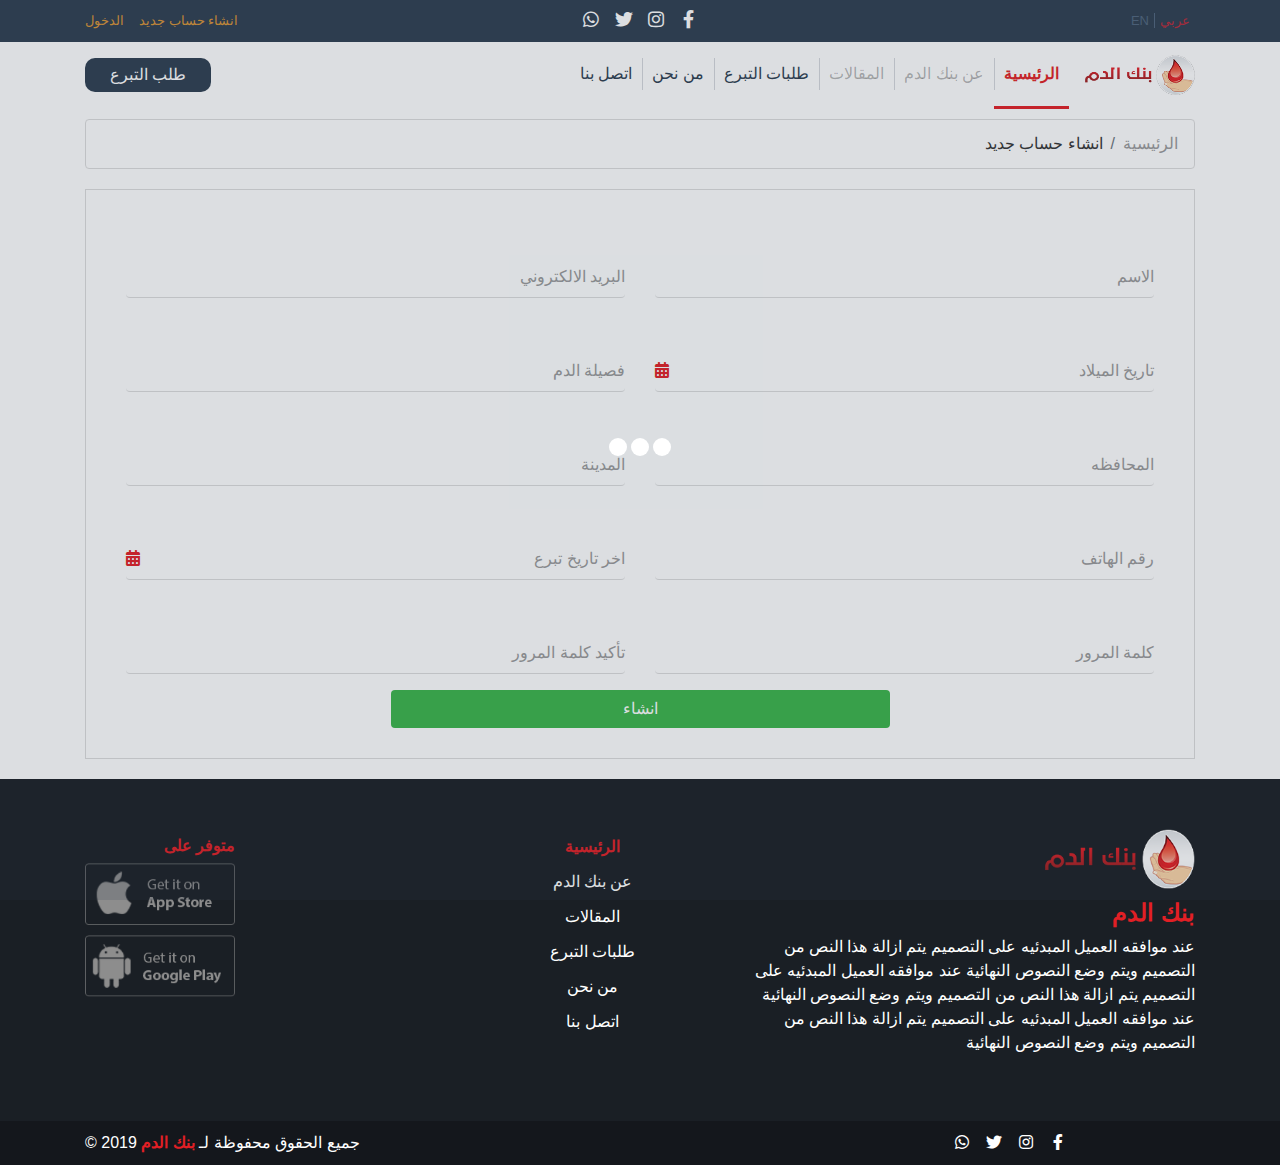
<file: register.html>
<!DOCTYPE html>
<html lang="en" dir="rtl">
<head>
    <meta charset="UTF-8">
    <meta name="viewport" content="width=device-width, initial-scale=1.0">
    <meta http-equiv="X-UA-Compatible" content="ie=edge">
    <title>بنك الدم</title>
    <!-- Bootstrap -->
    <link rel="stylesheet" href="css/bootstrap.min.css"/>
    <!-- Font Awesome -->
    <link rel="stylesheet" href="fontawesome-free-5.9.0-web/css/all.min.css">
    <!-- Upper Style -->
    <link rel="stylesheet" href="css/upper.css">
    <!-- Navbar Style -->
    <link rel="stylesheet" href="css/nav.css">
    <!-- Footer Style -->
    <link rel="stylesheet" href="css/footer.css">
    <!-- Loading Style -->
    <link rel="stylesheet" href="css/loading.css">
    <!-- Breadcrumb Style -->
    <link rel="stylesheet" href="css/breadcrumb.css">
    <!-- Date Picker -->
    <link rel="stylesheet" href="css/datepicker.min.css">
    <!-- Register Style -->
    <link rel="stylesheet" href="css/register.css">
</head>
<body>
    <!-- Start Upper Bar -->
    <section class="upper-bar">
        <div class="container custom-padding">
            <div class="row">
                <!-- Language -->
                <div class="col-3 col-md-4 language d-flex align-items-center">
                    <div class="lang">
                        <span class="active ar">عربي</span><span class="en"><bdi>EN</bdi></span>
                    </div>
                </div>
                <!-- Social Icons -->
                <div class="d-none col-md-4 d-lg-flex align-items-center justify-content-center">
                    <div class="social">
                        <div class="icon _facebook">
                            <a href=""><i class="fab fa-facebook-f fa-fw"></i></a>
                        </div>
                        <div class="icon _instagram">
                            <a href=""><i class="fab fa-instagram fa-fw"></i></a>
                        </div>
                        <div class="icon _twitter">
                            <a href=""><i class="fab fa-twitter fa-fw"></i></a>
                        </div>
                        <div class="icon _whatsapp">
                            <a href=""><i class="fab fa-whatsapp fa-fw"></i></a>
                        </div>
                    </div>
                </div>
                <!-- Email -->
                <div class="col-9 col-md-4 ml-auto d-flex align-items-center">
                    <div class="sign">
                        <div class="signup">
                            <a href="register.html">انشاء حساب جديد</a>
                        </div>
                        <div class="signin">
                            <a href="sign.html">الدخول</a>
                        </div>
                    </div>
                </div>
            </div>
        </div>
    </section>
    <!-- End Upper Bar -->
    <!-- Start Navbar -->
    <nav class="navbar navbar-expand-lg navbar-light">
        <div class="container">
            <a class="navbar-brand" href="#"><img src="img/logos/logo.png" alt=""></a>
            <button class="navbar-toggler" type="button" data-toggle="collapse" data-target="#navbarSupportedContent" aria-controls="navbarSupportedContent" aria-expanded="false" aria-label="Toggle navigation">
            <span class="navbar-toggler-icon"></span>
            </button>
        
            <div class="collapse navbar-collapse" id="navbarSupportedContent">
                <ul class="navbar-nav mr-auto">
                    <li class="nav-item active">
                        <a class="nav-link" href="index.html">الرئيسية <span class="sr-only">(current)</span></a>
                    </li>
                    <li class="nav-item">
                        <a class="nav-link disabled" href="#">عن بنك الدم</a>
                    </li>
                    <li class="nav-item">
                        <a class="nav-link disabled" href="#">المقالات</a>
                    </li>
                    <li class="nav-item">
                        <a class="nav-link" href="req.html">طلبات التبرع</a>
                    </li>
                    <li class="nav-item">
                        <a class="nav-link" href="about.html">من نحن</a>
                    </li>
                    <li class="nav-item">
                        <a class="nav-link" href="contact.html">اتصل بنا</a>
                    </li>
                </ul>
                <div class="req-nav-btn">
                    <div class="nav-btn">
                        <a href="">طلب التبرع</a>
                    </div>
                </div>
            </div>
        </div>
    </nav>
    <!-- End Navbar -->
    <!-- Start Breadcrumb -->
    <nav aria-label="breadcrumb">
        <div class="container custom-padding">
            <ol class="breadcrumb">
                <li class="breadcrumb-item"><a href="index.html">الرئيسية</a></li>
                <li class="breadcrumb-item active" aria-current="page">انشاء حساب جديد</li>
              </ol>
        </div>
      </nav>
    <!-- End Breadcrumb -->
    <!-- Start Form -->
    <form action="" autocomplete="off">
        <div class="container custom-padding">
            <fieldset>
                <div class="row">
                    <div class="form-group col-12 col-md-6">
                        <div class="form-content">
                            <label for="name">الاسم</label>
                            <input class="form-control" id="name" type="text">
                            <span class="form-border" ></span>
                        </div>
                    </div>
                    <div class="form-group col-12 col-md-6">
                        <div class="form-content">
                            <label for="email">البريد الالكتروني</label>
                            <input class="form-control" id="email" type="email">
                            <span class="form-border" ></span>
                        </div>
                    </div>
                    <div class="form-group col-12 col-md-6">
                        <div class="form-content">
                            <label for="date">تاريخ الميلاد</label>
                            <input type="text" readonly class="form-control" data-toggle="datepicker" id="date">
                            <div class="icon"><i class="fa fa-calendar-alt"></i></div>
                            <span class="form-border" ></span>
                        </div>
                    </div>
                    <div class="form-group col-12 col-md-6">
                        <div class="form-content">
                            <label for="blood">فصيلة الدم</label>
                            <input class="form-control" id="blood" type="text">
                            <span class="form-border" ></span>
                        </div>
                    </div>
                    <div class="form-group col-12 col-md-6">
                        <div class="form-content">
                            <label for="city">المحافظه</label>
                            <input class="form-control" id="city" type="select">
                            <span class="form-border" ></span>
                        </div>
                    </div>
                    <div class="form-group col-12 col-md-6">
                        <div class="form-content">
                            <label for="city-val">المدينة</label>
                            <input class="form-control" id="city-val" type="select">
                            <span class="form-border" ></span>
                        </div>
                    </div>
                    <div class="form-group col-12 col-md-6">
                        <div class="form-content">
                            <label for="mobile">رقم الهاتف</label>
                            <input class="form-control mobile" id="mobile" type="select">
                            <span class="form-border" ></span>
                        </div>
                    </div>
                    <div class="form-group col-12 col-md-6">
                        <div class="form-content">
                            <label for="lastdate">اخر تاريخ تبرع</label>
                            <input type="text" readonly class="form-control" data-toggle="datepicker" id="lastdate">
                            <div class="icon"><i class="fa fa-calendar-alt"></i></div>
                            <span class="form-border" ></span>
                        </div>
                    </div>
                    <div class="form-group col-12 col-md-6">
                        <div class="form-content">
                            <label for="password">كلمة المرور</label>
                            <input class="form-control" id="passowrd" type="password">
                            <span class="form-border" ></span>
                        </div>
                    </div>
                    <div class="form-group col-12 col-md-6">
                        <div class="form-content">
                            <label for="repassowrd">تأكيد كلمة المرور</label>
                            <input class="form-control" id="repassowrd" type="password">
                            <span class="form-border" ></span>
                        </div>
                    </div>
                    <div class="col-6 m-auto form-group">
                        <input class="form-control submit done" type="submit" value="انشاء">
                    </div>
                    <div class="col-12">
                        <div class="mt-3 alert alert-danger alert-dismissible fade show" role="alert">
                            <strong>خطاء</strong> برجاء ادخال جميع البيانات
                        </div>
                    </div>
                </div>
            </fieldset>
        </div>
    </form>
    <!-- End Form -->
    <!-- Start Footer -->
    <footer>
        <div class="container">
            <div class="row">
                <div class="col-12 col-md-5">
                    <div class="icon">
                        <img src="img/logos/logo.png" alt="">
                    </div>
                    <div class="text">
                        <div class="h4">بنك الدم</div>
                        <p>عند موافقه العميل المبدئيه على التصميم يتم ازالة هذا النص من التصميم ويتم وضع النصوص النهائية عند موافقه العميل المبدئيه على التصميم يتم ازالة هذا النص من التصميم ويتم وضع النصوص النهائية عند موافقه العميل المبدئيه على التصميم يتم ازالة هذا النص من التصميم ويتم وضع النصوص النهائية</p>
                    </div>
                </div>
                <div class="col-6 col-md-3">
                    <ul class="links list-unstyled">
                        <li><a class="active" href="index.html">الرئيسية</a></li>
                        <li><a href="">عن بنك الدم</a></li>
                        <li><a href="">المقالات</a></li>
                        <li><a href="req.html">طلبات التبرع</a></li>
                        <li><a href="">من نحن</a></li>
                        <li><a href="contact.html">اتصل بنا</a></li>
                    </ul>
                </div>
                <div class="col-6 col-md-4 text-right">
                    <div class="on">
                        <div class="h6">متوفر على</div>
                        <div class="footer-img ml-auto">
                            <a class="img-content" href="">
                                <img src="img/footer/ios1.png" alt="">
                            </a>
                            <a class="img-content" href="">
                                <img src="img/footer/google1.png" alt="">
                            </a>
                            
                        </div>
                    </div>
                </div>
            </div>
        </div>
    </footer>
    <!-- End Footer -->
    <!-- Start Copyright -->
    <section class="copy">
        <div class="container">
            <div class="row">
                <div class="col-12 col-md-3 align-icons ">
                    <div class="copy-icons">
                        <div class="c-icon"><i class="fab fa-facebook-f fa-fw"></i></div>
                        <div class="c-icon"><i class="fab fa-instagram fa-fw"></i></div>
                        <div class="c-icon"><i class="fab fa-twitter fa-fw"></i></div>
                        <div class="c-icon"><i class="fab fa-whatsapp fa-fw"></i></div>
                    </div>
                </div>
                <div class="col">
                    <div class="copy-text text-center text-md-right">
                        <p>جميع الحقوق محفوظة لـ <span>بنك الدم</span> <bdi>&copy; 2019</bdi></p>
                    </div>
                </div>
            </div>
        </div>
    </section>
    <!-- End Copyright -->
    <!-- Start Scroll To Top -->
    <div class="to-top">
        <i class="fa fa-chevron-circle-up fa-2x fa-fw"></i>
    </div>
    <!-- End Scroll To Top -->
    <!-- Start Loading -->
    <div class="loading-override">
    <div class="spinner">
        <div class="bounce1"></div>
        <div class="bounce2"></div>
        <div class="bounce3"></div>
    </div>
    </div>
    <!-- End Loading -->
  
    <script src="js/jquery-3.4.1.min.js"></script>
    <script src="js/popper.min.js"></script>
    <script src="js/bootstrap.min.js"></script>
    <script src="js/datepicker.min.js"></script>
    <script src="js/loading.js"></script>
    <script src="js/date.js"></script>
    <script src="js/form.js"></script>
</body>
</html>
</file>
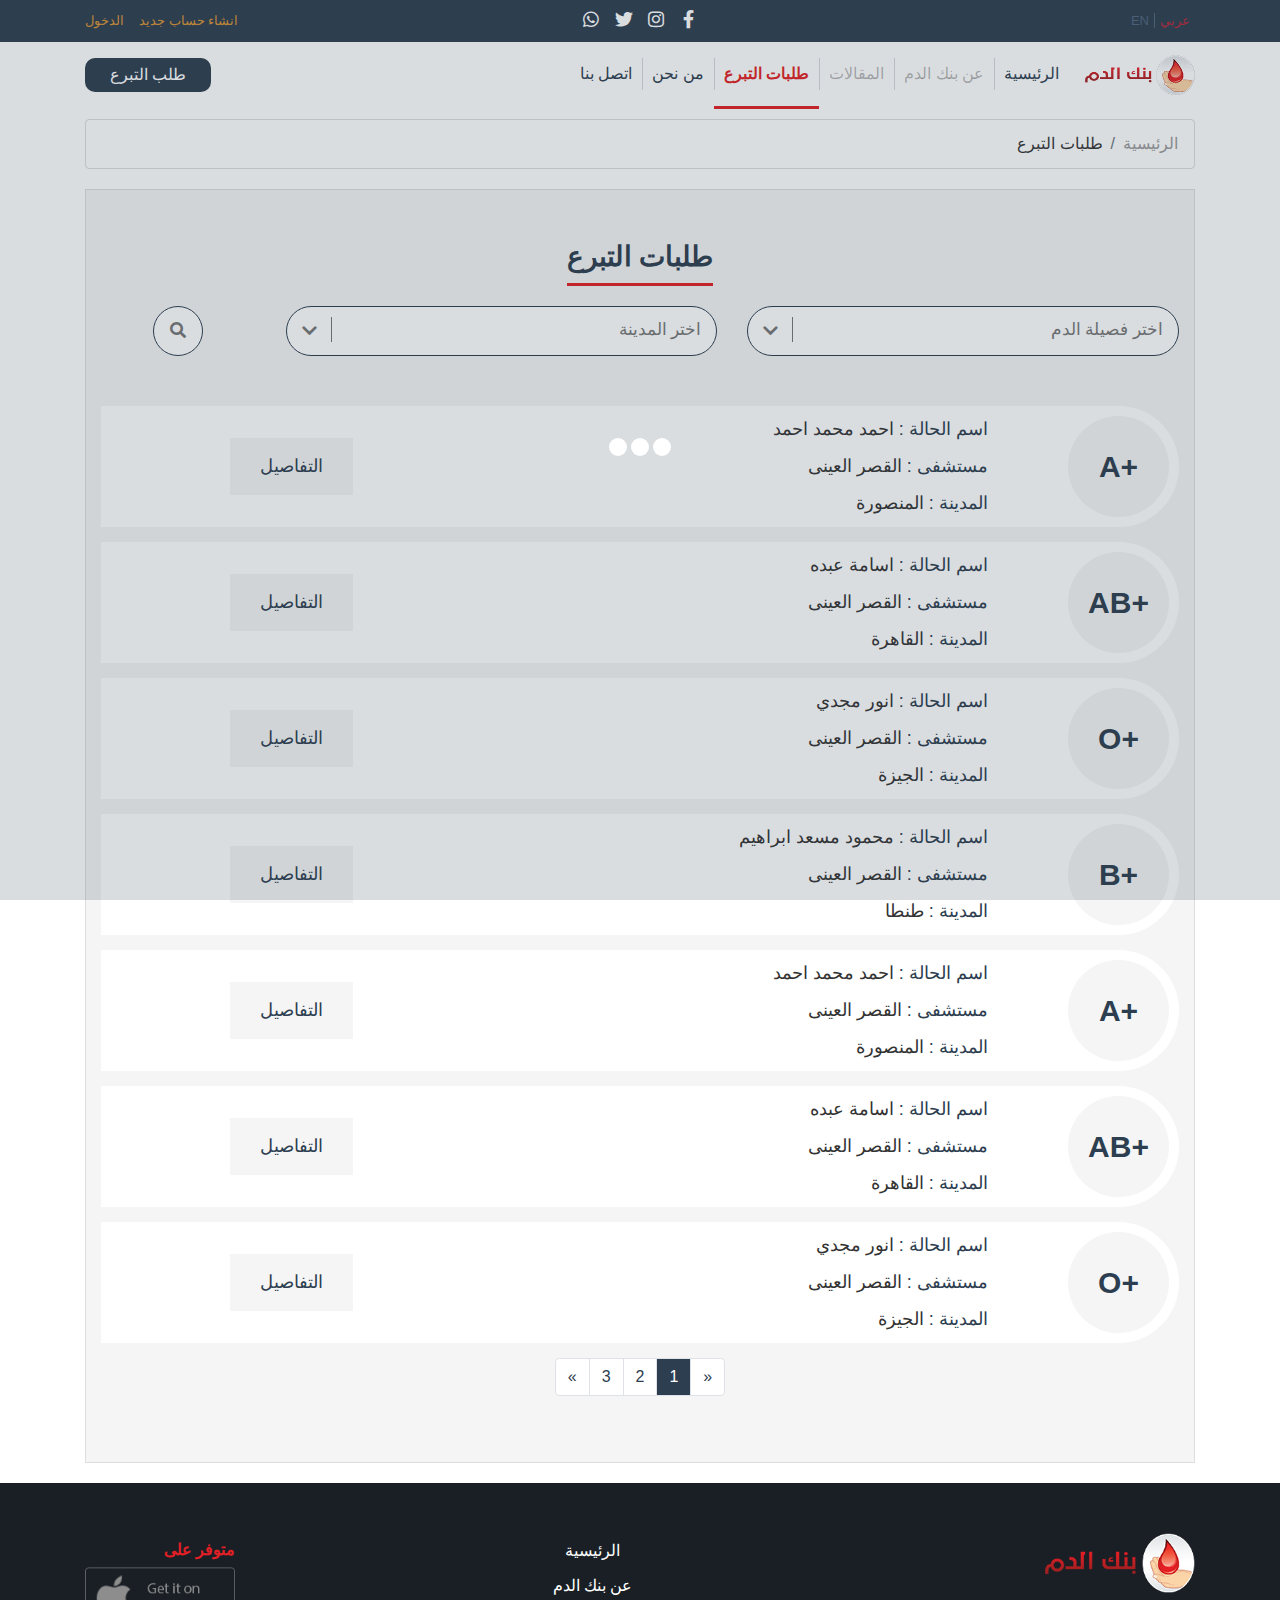
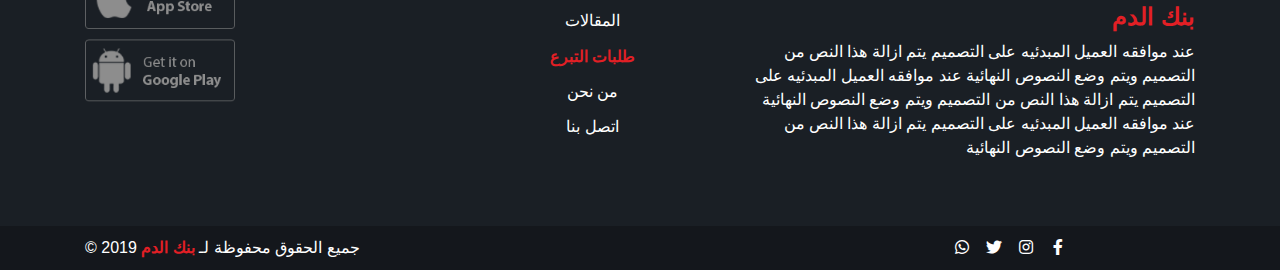
<file: req.html>
<!DOCTYPE html>
<html lang="en" dir="rtl">
<head>
    <meta charset="UTF-8">
    <meta name="viewport" content="width=device-width, initial-scale=1.0">
    <meta http-equiv="X-UA-Compatible" content="ie=edge">
    <title>بنك الدم</title>
    <!-- Bootstrap -->
    <link rel="stylesheet" href="css/bootstrap.min.css"/>
    <!-- Font Awesome -->
    <link rel="stylesheet" href="fontawesome-free-5.9.0-web/css/all.min.css">
    <!-- Upper Style -->
    <link rel="stylesheet" href="css/upper.css">
    <!-- Navbar Style -->
    <link rel="stylesheet" href="css/nav.css">
    <!-- Footer Style -->
    <link rel="stylesheet" href="css/footer.css">
    <!-- Loading Style -->
    <link rel="stylesheet" href="css/loading.css">
    <!-- Breadcrumb Style -->
    <link rel="stylesheet" href="css/breadcrumb.css">
    <!-- Register Style -->
    <link rel="stylesheet" href="css/req.css">
</head>
<body>
    <!-- Start Upper Bar -->
    <section class="upper-bar">
        <div class="container custom-padding">
            <div class="row">
                <!-- Language -->
                <div class="col-3 col-md-4 language d-flex align-items-center">
                    <div class="lang">
                        <span class="active ar">عربي</span><span class="en"><bdi>EN</bdi></span>
                    </div>
                </div>
                <!-- Social Icons -->
                <div class="d-none col-md-4 d-lg-flex align-items-center justify-content-center">
                    <div class="social">
                        <div class="icon _facebook">
                            <a href=""><i class="fab fa-facebook-f fa-fw"></i></a>
                        </div>
                        <div class="icon _instagram">
                            <a href=""><i class="fab fa-instagram fa-fw"></i></a>
                        </div>
                        <div class="icon _twitter">
                            <a href=""><i class="fab fa-twitter fa-fw"></i></a>
                        </div>
                        <div class="icon _whatsapp">
                            <a href=""><i class="fab fa-whatsapp fa-fw"></i></a>
                        </div>
                    </div>
                </div>
                <!-- Email -->
                <div class="col-9 col-md-4 ml-auto d-flex align-items-center">
                    <div class="sign">
                        <div class="signup">
                            <a href="register.html">انشاء حساب جديد</a>
                        </div>
                        <div class="signin">
                            <a href="sign.html">الدخول</a>
                        </div>
                    </div>
                </div>
            </div>
        </div>
    </section>
    <!-- End Upper Bar -->
    <!-- Start Navbar -->
    <nav class="navbar navbar-expand-lg navbar-light">
        <div class="container">
            <a class="navbar-brand" href="#"><img src="img/logos/logo.png" alt=""></a>
            <button class="navbar-toggler" type="button" data-toggle="collapse" data-target="#navbarSupportedContent" aria-controls="navbarSupportedContent" aria-expanded="false" aria-label="Toggle navigation">
            <span class="navbar-toggler-icon"></span>
            </button>
        
            <div class="collapse navbar-collapse" id="navbarSupportedContent">
                <ul class="navbar-nav mr-auto">
                    <li class="nav-item">
                        <a class="nav-link" href="index.html">الرئيسية <span class="sr-only">(current)</span></a>
                    </li>
                    <li class="nav-item">
                        <a class="nav-link disabled" href="#">عن بنك الدم</a>
                    </li>
                    <li class="nav-item">
                        <a class="nav-link disabled" href="#">المقالات</a>
                    </li>
                    <li class="nav-item active">
                        <a class="nav-link" href="req.html">طلبات التبرع</a>
                    </li>
                    <li class="nav-item">
                        <a class="nav-link" href="about.html">من نحن</a>
                    </li>
                    <li class="nav-item">
                        <a class="nav-link" href="contact.html">اتصل بنا</a>
                    </li>
                </ul>
                <div class="req-nav-btn">
                    <div class="nav-btn">
                        <a href="">طلب التبرع</a>
                    </div>
                </div>
            </div>
        </div>
    </nav>
    <!-- End Navbar -->
    <!-- Start Breadcrumb -->
    <nav aria-label="breadcrumb">
        <div class="container custom-padding">
            <ol class="breadcrumb">
                <li class="breadcrumb-item"><a href="index.html">الرئيسية</a></li>
                <li class="breadcrumb-item active" aria-current="page">طلبات التبرع</li>
              </ol>
        </div>
      </nav>
    <!-- End Breadcrumb -->
    <!-- Start Req -->
    <div class="container">
        <section class="req">
            <div class="container">
                <div class="row">
                    <div class="col-12">
                        <div class="title text-center">
                            <div class="h3">
                                طلبات التبرع    
                            </div>
                        </div>
                    </div>
                    <!-- Start Req Select -->
                    <div class="col-12 req-select">
                        <div class="row">
                            <div class="col-12 col-md-5">
                                <div class="choose-blood">
                                    <div class="blood-content">
                                        <div class="content">
                                            <div class="main-item"><bdi>اختر فصيلة الدم</bdi><i class="fa fa-chevron-down"></i></div>
                                            <div class="items">
                                                <div class="item" data-val = 'o+'><bdi>O+</bdi></div>
                                                <div class="item" data-val = 'o-'>O-</div>
                                                <div class="item" data-val = 'b+'>B+</div>
                                                <div class="item" data-val = 'b-'>B-</div>
                                                <div class="item" data-val = 'a+'>A+</div>
                                                <div class="item" data-val = 'a-'>A-</div>
                                                <div class="item" data-val = 'a+'>AB+</div>
                                                <div class="item" data-val = 'a-'>AB-</div>
                                            </div>
                                        </div>
                                    </div>
                                </div>
                            </div>
                            <div class="col-12 col-md-5">
                                <div class="choose-city">
                                    <div class="city-content">
                                        <div class="content">
                                            <div class="main-item"><bdi>اختر المدينة</bdi><i class="fa fa-chevron-down"></i></div>
                                            <div class="items">
                                                <div class="item" data-val = 'city1'>المنصورة</div>
                                                <div class="item" data-val = 'city2'>القاهرة</div>
                                                <div class="item" data-val = 'city3'>الاسكندرية</div>
                                                <div class="item" data-val = 'city4'>طنطا</div>
                                                <div class="item" data-val = 'city5'>الجيزة</div>
                                            </div>
                                        </div>
                                    </div>
                                </div>
                            </div>
                            <div class="col-12 col-md-2">
                                <div class="req-submit">
                                    <button><i class="fa fa-search fa-fw"></i></button>
                                </div>
                            </div>
                        </div>
                    </div>
                    <!-- End Req Select -->
                    <!-- Start Details Row -->
                    <div class="col-12 details-m">
                        <div class="details-row">
                            <div class="row">
                                <!-- Blood -->
                                <div class="col-12 col-md-3 col-lg-2 details-center">
                                    <div class="blood"><bdi>A+</bdi></div>
                                </div>
                                <!-- Details -->
                                <div class="col-12 col-md-6 col-lg-7 details-center">
                                    <div class="info-details">
                                        <p class="details-item"><span class="title">اسم الحالة : </span>احمد محمد احمد</p>
                                        <p class="details-item"><span class="title">مستشفى : </span>القصر العينى</p>
                                        <p class="details-item"><span class="title">المدينة : </span>المنصورة</p>
                                    </div>
                                </div>
                                <!-- Detials Button -->
                                <div class="col-12 col-md-3 details-center">
                                    <div class="details-btn">
                                        <a href="details.html" class="details">التفاصيل</a>
                                    </div>
                                </div>
                            </div>
                        </div>
                    </div>
                    <!-- End Details Row -->
                    <!-- Start Details Row -->
                    <div class="col-12 details-m">
                        <div class="details-row">
                            <div class="row">
                                <!-- Blood -->
                                <div class="col-12 col-md-3 col-lg-2 details-center">
                                    <div class="blood"><bdi>AB+</bdi></div>
                                </div>
                                <!-- Details -->
                                <div class="col-12 col-md-6 col-lg-7 details-center">
                                    <div class="info-details">
                                        <p class="details-item"><span class="title">اسم الحالة : </span>اسامة عبده</p>
                                        <p class="details-item"><span class="title">مستشفى : </span>القصر العينى</p>
                                        <p class="details-item"><span class="title">المدينة : </span>القاهرة</p>
                                    </div>
                                </div>
                                <!-- Detials Button -->
                                <div class="col-12 col-md-3 details-center">
                                    <div class="details-btn">
                                        <a href="details.html" class="details">التفاصيل</a>
                                    </div>
                                </div>
                            </div>
                        </div>
                    </div>
                    <!-- End Details Row -->
                    <!-- Start Details Row -->
                    <div class="col-12 details-m">
                        <div class="details-row">
                            <div class="row">
                                <!-- Blood -->
                                <div class="col-12 col-md-3 col-lg-2 details-center">
                                    <div class="blood"><bdi>O+</bdi></div>
                                </div>
                                <!-- Details -->
                                <div class="col-12 col-md-6 col-lg-7 details-center">
                                    <div class="info-details">
                                        <p class="details-item"><span class="title">اسم الحالة : </span>انور مجدي</p>
                                        <p class="details-item"><span class="title">مستشفى : </span>القصر العينى</p>
                                        <p class="details-item"><span class="title">المدينة : </span>الجيزة</p>
                                    </div>
                                </div>
                                <!-- Detials Button -->
                                <div class="col-12 col-md-3 details-center">
                                    <div class="details-btn">
                                        <a href="details.html" class="details">التفاصيل</a>
                                    </div>
                                </div>
                            </div>
                        </div>
                    </div>
                    <!-- End Details Row -->
                    <!-- Start Details Row -->
                    <div class="col-12 details-m">
                        <div class="details-row">
                            <div class="row">
                                <!-- Blood -->
                                <div class="col-12 col-md-3 col-lg-2 details-center">
                                    <div class="blood"><bdi>B+</bdi></div>
                                </div>
                                <!-- Details -->
                                <div class="col-12 col-md-6 col-lg-7 details-center">
                                    <div class="info-details">
                                        <p class="details-item"><span class="title">اسم الحالة : </span>محمود مسعد ابراهيم</p>
                                        <p class="details-item"><span class="title">مستشفى : </span>القصر العينى</p>
                                        <p class="details-item"><span class="title">المدينة : </span>طنطا</p>
                                    </div>
                                </div>
                                <!-- Detials Button -->
                                <div class="col-12 col-md-3 details-center">
                                    <div class="details-btn">
                                        <a href="details.html" class="details">التفاصيل</a>
                                    </div>
                                </div>
                            </div>
                        </div>
                    </div>
                    <!-- End Details Row -->
                    <!-- Start Details Row -->
                    <div class="col-12 details-m">
                        <div class="details-row">
                            <div class="row">
                                <!-- Blood -->
                                <div class="col-12 col-md-3 col-lg-2 details-center">
                                    <div class="blood"><bdi>A+</bdi></div>
                                </div>
                                <!-- Details -->
                                <div class="col-12 col-md-6 col-lg-7 details-center">
                                    <div class="info-details">
                                        <p class="details-item"><span class="title">اسم الحالة : </span>احمد محمد احمد</p>
                                        <p class="details-item"><span class="title">مستشفى : </span>القصر العينى</p>
                                        <p class="details-item"><span class="title">المدينة : </span>المنصورة</p>
                                    </div>
                                </div>
                                <!-- Detials Button -->
                                <div class="col-12 col-md-3 details-center">
                                    <div class="details-btn">
                                        <a href="details.html" class="details">التفاصيل</a>
                                    </div>
                                </div>
                            </div>
                        </div>
                    </div>
                    <!-- End Details Row -->
                    <!-- Start Details Row -->
                    <div class="col-12 details-m">
                        <div class="details-row">
                            <div class="row">
                                <!-- Blood -->
                                <div class="col-12 col-md-3 col-lg-2 details-center">
                                    <div class="blood"><bdi>AB+</bdi></div>
                                </div>
                                <!-- Details -->
                                <div class="col-12 col-md-6 col-lg-7 details-center">
                                    <div class="info-details">
                                        <p class="details-item"><span class="title">اسم الحالة : </span>اسامة عبده</p>
                                        <p class="details-item"><span class="title">مستشفى : </span>القصر العينى</p>
                                        <p class="details-item"><span class="title">المدينة : </span>القاهرة</p>
                                    </div>
                                </div>
                                <!-- Detials Button -->
                                <div class="col-12 col-md-3 details-center">
                                    <div class="details-btn">
                                        <a href="details.html" class="details">التفاصيل</a>
                                    </div>
                                </div>
                            </div>
                        </div>
                    </div>
                    <!-- End Details Row -->
                    <!-- Start Details Row -->
                    <div class="col-12 details-m">
                        <div class="details-row">
                            <div class="row">
                                <!-- Blood -->
                                <div class="col-12 col-md-3 col-lg-2 details-center">
                                    <div class="blood"><bdi>O+</bdi></div>
                                </div>
                                <!-- Details -->
                                <div class="col-12 col-md-6 col-lg-7 details-center">
                                    <div class="info-details">
                                        <p class="details-item"><span class="title">اسم الحالة : </span>انور مجدي</p>
                                        <p class="details-item"><span class="title">مستشفى : </span>القصر العينى</p>
                                        <p class="details-item"><span class="title">المدينة : </span>الجيزة</p>
                                    </div>
                                </div>
                                <!-- Detials Button -->
                                <div class="col-12 col-md-3 details-center">
                                    <div class="details-btn">
                                        <a href="details.html" class="details">التفاصيل</a>
                                    </div>
                                </div>
                            </div>
                        </div>
                    </div>
                    <!-- End Details Row -->
                    <!-- Start Pag -->
                    <div class="col-6 m-auto">
                        <nav aria-label="Page navigation example" class="d-flex justify-content-center" >
                            <ul class="pagination">
                              <li class="page-item">
                                <a class="page-link" href="#" aria-label="Previous">
                                  <span aria-hidden="true">&laquo;</span>
                                  <span class="sr-only">Previous</span>
                                </a>
                              </li>
                              <li class="page-item"><a class="page-link active" href="#">1</a></li>
                              <li class="page-item"><a class="page-link" href="#">2</a></li>
                              <li class="page-item"><a class="page-link" href="#">3</a></li>
                              <li class="page-item">
                                <a class="page-link" href="#" aria-label="Next">
                                  <span aria-hidden="true">&raquo;</span>
                                  <span class="sr-only">Next</span>
                                </a>
                              </li>
                            </ul>
                        </nav>
                    </div>
                    <!-- End Pag -->
                </div>
            </div>
        </section>
    </div>
    <!-- End Req -->
    <!-- Start Footer -->
    <footer>
        <div class="container">
            <div class="row">
                <div class="col-12 col-md-5">
                    <div class="icon">
                        <img src="img/logos/logo.png" alt="">
                    </div>
                    <div class="text">
                        <div class="h4">بنك الدم</div>
                        <p>عند موافقه العميل المبدئيه على التصميم يتم ازالة هذا النص من التصميم ويتم وضع النصوص النهائية عند موافقه العميل المبدئيه على التصميم يتم ازالة هذا النص من التصميم ويتم وضع النصوص النهائية عند موافقه العميل المبدئيه على التصميم يتم ازالة هذا النص من التصميم ويتم وضع النصوص النهائية</p>
                    </div>
                </div>
                <div class="col-6 col-md-3">
                    <ul class="links list-unstyled">
                        <li><a href="index.html">الرئيسية</a></li>
                        <li><a href="">عن بنك الدم</a></li>
                        <li><a href="">المقالات</a></li>
                        <li><a class="active" href="req.html">طلبات التبرع</a></li>
                        <li><a href="">من نحن</a></li>
                        <li><a href="contact.html">اتصل بنا</a></li>
                    </ul>
                </div>
                <div class="col-6 col-md-4 text-right">
                    <div class="on">
                        <div class="h6">متوفر على</div>
                        <div class="footer-img ml-auto">
                            <a class="img-content" href="">
                                <img src="img/footer/ios1.png" alt="">
                            </a>
                            <a class="img-content" href="">
                                <img src="img/footer/google1.png" alt="">
                            </a>
                            
                        </div>
                    </div>
                </div>
            </div>
        </div>
    </footer>
    <!-- End Footer -->
    <!-- Start Copyright -->
    <section class="copy">
        <div class="container">
            <div class="row">
                <div class="col-12 col-md-3 align-icons ">
                    <div class="copy-icons">
                        <div class="c-icon"><i class="fab fa-facebook-f fa-fw"></i></div>
                        <div class="c-icon"><i class="fab fa-instagram fa-fw"></i></div>
                        <div class="c-icon"><i class="fab fa-twitter fa-fw"></i></div>
                        <div class="c-icon"><i class="fab fa-whatsapp fa-fw"></i></div>
                    </div>
                </div>
                <div class="col">
                    <div class="copy-text text-center text-md-right">
                        <p>جميع الحقوق محفوظة لـ <span>بنك الدم</span> <bdi>&copy; 2019</bdi></p>
                    </div>
                </div>
            </div>
        </div>
    </section>
    <!-- End Copyright -->
    <!-- Start Scroll To Top -->
    <div class="to-top">
        <i class="fa fa-chevron-circle-up fa-2x fa-fw"></i>
    </div>
    <!-- End Scroll To Top -->
    <!-- Start Loading -->
    <div class="loading-override">
    <div class="spinner">
        <div class="bounce1"></div>
        <div class="bounce2"></div>
        <div class="bounce3"></div>
    </div>
    </div>
    <!-- End Loading -->
  
    <script src="js/jquery-3.4.1.min.js"></script>
    <script src="js/popper.min.js"></script>
    <script src="js/bootstrap.min.js"></script>
    <script src="js/loading.js"></script>
    <script src="js/req.js"></script>
</body>
</html>
</file>
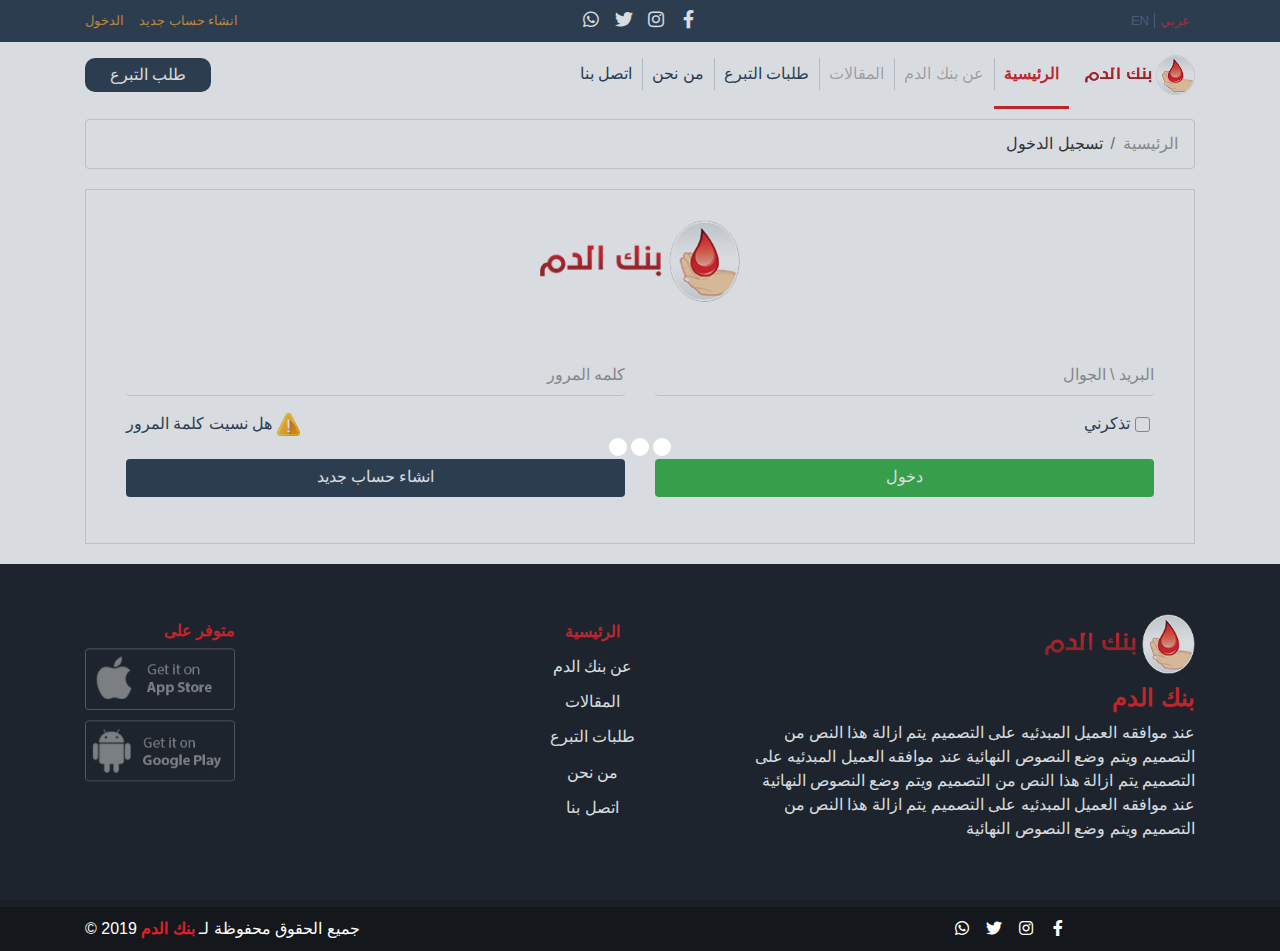
<file: sign.html>
<!DOCTYPE html>
<html lang="en" dir="rtl">
<head>
    <meta charset="UTF-8">
    <meta name="viewport" content="width=device-width, initial-scale=1.0">
    <meta http-equiv="X-UA-Compatible" content="ie=edge">
    <title>بنك الدم</title>
    <!-- Bootstrap -->
    <link rel="stylesheet" href="css/bootstrap.min.css"/>
    <!-- Font Awesome -->
    <link rel="stylesheet" href="fontawesome-free-5.9.0-web/css/all.min.css">
    <!-- Upper Style -->
    <link rel="stylesheet" href="css/upper.css">
    <!-- Navbar Style -->
    <link rel="stylesheet" href="css/nav.css">
    <!-- Footer Style -->
    <link rel="stylesheet" href="css/footer.css">
    <!-- Loading Style -->
    <link rel="stylesheet" href="css/loading.css">
    <!-- Breadcrumb Style -->
    <link rel="stylesheet" href="css/breadcrumb.css">
    <!-- Register Style -->
    <link rel="stylesheet" href="css/sign.css">
</head>
<body>
    <!-- Start Upper Bar -->
    <section class="upper-bar">
        <div class="container custom-padding">
            <div class="row">
                <!-- Language -->
                <div class="col-3 col-md-4 language d-flex align-items-center">
                    <div class="lang">
                        <span class="active ar">عربي</span><span class="en"><bdi>EN</bdi></span>
                    </div>
                </div>
                <!-- Social Icons -->
                <div class="d-none col-md-4 d-lg-flex align-items-center justify-content-center">
                    <div class="social">
                        <div class="icon _facebook">
                            <a href=""><i class="fab fa-facebook-f fa-fw"></i></a>
                        </div>
                        <div class="icon _instagram">
                            <a href=""><i class="fab fa-instagram fa-fw"></i></a>
                        </div>
                        <div class="icon _twitter">
                            <a href=""><i class="fab fa-twitter fa-fw"></i></a>
                        </div>
                        <div class="icon _whatsapp">
                            <a href=""><i class="fab fa-whatsapp fa-fw"></i></a>
                        </div>
                    </div>
                </div>
                <!-- Email -->
                <div class="col-9 col-md-4 ml-auto d-flex align-items-center">
                    <div class="sign">
                        <div class="signup">
                            <a href="register.html">انشاء حساب جديد</a>
                        </div>
                        <div class="signin">
                            <a href="sign.html">الدخول</a>
                        </div>
                    </div>
                </div>
            </div>
        </div>
    </section>
    <!-- End Upper Bar -->
    <!-- Start Navbar -->
    <nav class="navbar navbar-expand-lg navbar-light">
        <div class="container">
            <a class="navbar-brand" href="#"><img src="img/logos/logo.png" alt=""></a>
            <button class="navbar-toggler" type="button" data-toggle="collapse" data-target="#navbarSupportedContent" aria-controls="navbarSupportedContent" aria-expanded="false" aria-label="Toggle navigation">
            <span class="navbar-toggler-icon"></span>
            </button>
        
            <div class="collapse navbar-collapse" id="navbarSupportedContent">
                <ul class="navbar-nav mr-auto">
                    <li class="nav-item active">
                        <a class="nav-link" href="index.html">الرئيسية <span class="sr-only">(current)</span></a>
                    </li>
                    <li class="nav-item">
                        <a class="nav-link disabled" href="#">عن بنك الدم</a>
                    </li>
                    <li class="nav-item">
                        <a class="nav-link disabled" href="#">المقالات</a>
                    </li>
                    <li class="nav-item">
                        <a class="nav-link" href="req.html">طلبات التبرع</a>
                    </li>
                    <li class="nav-item">
                        <a class="nav-link" href="about.html">من نحن</a>
                    </li>
                    <li class="nav-item">
                        <a class="nav-link" href="contact.html">اتصل بنا</a>
                    </li>
                </ul>
                <div class="req-nav-btn">
                    <div class="nav-btn">
                        <a href="">طلب التبرع</a>
                    </div>
                </div>
            </div>
        </div>
    </nav>
    <!-- End Navbar -->
    <!-- Start Breadcrumb -->
    <nav aria-label="breadcrumb">
        <div class="container custom-padding">
            <ol class="breadcrumb">
                <li class="breadcrumb-item"><a href="index.html">الرئيسية</a></li>
                <li class="breadcrumb-item active" aria-current="page">تسجيل الدخول</li>
              </ol>
        </div>
    </nav>
    <!-- End Breadcrumb -->
    <!-- Start Sign In -->
    <form action="" class="sign" autocomplete="off">
        <div class="container custom-padding">
            <fieldset>
                <div class="row">
                    <div class="form-group col-12">
                        <div class="form-content form-logo m-auto">
                            <img src="img/logos/logo.png" alt="">
                        </div>
                    </div>
                    <div class="form-group col-12 col-md-6">
                        <div class="form-content">
                            <label for="name">البريد \ الجوال</label>
                            <input required class="form-control" id="name" type="email">
                            <span class="form-border" ></span>
                        </div>
                    </div>
                    <div class="form-group col-12 col-md-6">
                        <div class="form-content">
                            <label for="password">كلمه المرور</label>
                            <input required class="form-control" id="password" type="password">
                            <span class="form-border" ></span>
                        </div>
                    </div>
                    <div class="col-6">
                        <div class="remember text-left">
                            <input class="rem-check" id="check" type="checkbox">
                            <label class="label-check" for="check">تذكرني</label>
                            
                        </div>
                    </div>
                    <div class="col-6">
                        <div class="forgot text-right">
                            <a href="">
                                <span class="icon">
                                    <img src="img/sign/complain.png" alt="">
                                </span>
                                <span>هل نسيت كلمة المرور</span>
                            </a>
                        </div>
                    </div>
                    <div class="form-group col-12 col-md-6">
                        <div class="form-content">
                            
                            <a class="d-block text-center  text-decoration-none form-control submit sign-in" href="login-index.html">دخول</a>
                            
                        </div>
                    </div>
                    <div class="form-group col-12 col-md-6">
                        <div class="form-content">
                            
                            <a class="d-block text-center text-decoration-none form-control submit new-reg" href="register.html" >انشاء حساب جديد</a>
                            
                        </div>
                    </div>
                </div>
            </fieldset>
        </div>
    </form>
    <!-- End Sign In -->
    <!-- Start Footer -->
    <footer>
        <div class="container">
            <div class="row">
                <div class="col-12 col-md-5">
                    <div class="icon">
                        <img src="img/logos/logo.png" alt="">
                    </div>
                    <div class="text">
                        <div class="h4">بنك الدم</div>
                        <p>عند موافقه العميل المبدئيه على التصميم يتم ازالة هذا النص من التصميم ويتم وضع النصوص النهائية عند موافقه العميل المبدئيه على التصميم يتم ازالة هذا النص من التصميم ويتم وضع النصوص النهائية عند موافقه العميل المبدئيه على التصميم يتم ازالة هذا النص من التصميم ويتم وضع النصوص النهائية</p>
                    </div>
                </div>
                <div class="col-6 col-md-3">
                    <ul class="links list-unstyled">
                        <li><a class="active" href="index.html">الرئيسية</a></li>
                        <li><a href="">عن بنك الدم</a></li>
                        <li><a href="">المقالات</a></li>
                        <li><a href="req.html">طلبات التبرع</a></li>
                        <li><a href="">من نحن</a></li>
                        <li><a href="contact.html">اتصل بنا</a></li>
                    </ul>
                </div>
                <div class="col-6 col-md-4 text-right">
                    <div class="on">
                        <div class="h6">متوفر على</div>
                        <div class="footer-img ml-auto">
                            <a class="img-content" href="">
                                <img src="img/footer/ios1.png" alt="">
                            </a>
                            <a class="img-content" href="">
                                <img src="img/footer/google1.png" alt="">
                            </a>
                            
                        </div>
                    </div>
                </div>
            </div>
        </div>
    </footer>
    <!-- End Footer -->
    <!-- Start Copyright -->
    <section class="copy">
        <div class="container">
            <div class="row">
                <div class="col-12 col-md-3 align-icons ">
                    <div class="copy-icons">
                        <div class="c-icon"><i class="fab fa-facebook-f fa-fw"></i></div>
                        <div class="c-icon"><i class="fab fa-instagram fa-fw"></i></div>
                        <div class="c-icon"><i class="fab fa-twitter fa-fw"></i></div>
                        <div class="c-icon"><i class="fab fa-whatsapp fa-fw"></i></div>
                    </div>
                </div>
                <div class="col">
                    <div class="copy-text text-center text-md-right">
                        <p>جميع الحقوق محفوظة لـ <span>بنك الدم</span> <bdi>&copy; 2019</bdi></p>
                    </div>
                </div>
            </div>
        </div>
    </section>
    <!-- End Copyright -->
    <!-- Start Scroll To Top -->
    <div class="to-top">
        <i class="fa fa-chevron-circle-up fa-2x fa-fw"></i>
    </div>
    <!-- End Scroll To Top -->
    <!-- Start Loading -->
    <div class="loading-override">
    <div class="spinner">
        <div class="bounce1"></div>
        <div class="bounce2"></div>
        <div class="bounce3"></div>
    </div>
    </div>
    <!-- End Loading -->
  
    <script src="js/jquery-3.4.1.min.js"></script>
    <script src="js/popper.min.js"></script>
    <script src="js/bootstrap.min.js"></script>
    <script src="js/loading.js"></script>
    <script src="js/form.js"></script>
</body>
</html>
</file>
<file: css/upper.css>
/* Start Upper Bar */
.upper-bar {
    padding: 10px 0px;
    background-color: var(--mainColor);
    font-size: 13px;
    overflow: visible;
}

.upper-bar .lang > span {
    color: #50667d;
    padding: 0px 5px;
}
.upper-bar .lang > span:nth-of-type(even) {
    border-right: 1px solid #50667d
}
.upper-bar .lang .active {
    color: #bb2a39;
}
.upper-bar .social {
    display: flex;
    justify-content: center;
}
.upper-bar .social .icon {
    padding: 0px 5px;
}
.upper-bar .social .icon a {
    color: #FFF;
    text-decoration: none;
    
}
.upper-bar .social .icon a i {
    font-size: 18px;
    
}
._facebook:hover a {
   color: #39569c!important; 
   transition: color .8s ease-in-out
}
._instagram:hover i {
    color: #FD1D1D;
    transition: color .8s ease-in-out
}
._twitter:hover i {
    color: #00acee;
    transition: color .8s ease-in-out
}
._whatsapp:hover i {
    color: #4AC959;
    transition: color .8s ease-in-out
}
.info {
    direction: ltr;
    display: flex;
    align-items: flex-start
}
.info > div {
    padding: 0px 5px;
    color: #FFF;
}
.info > div:nth-of-type(even) {
    border-left: 1px solid #50667d
}
.info > div span {
    white-space: nowrap
}
@media (max-width: 576px) {
    .upper-bar .language {
        display: flex;
        align-items: center;
    }
    .info {
        flex-flow: column;
        
    }
    .info > div {
        padding: 0;
    }
    .info > div:nth-of-type(even) {
        border: none;
    }
}
/* Start Login Dropdown*/
.login-profile .welcome ,
.login-profile .profile-name {
    padding-right: 10px;
    font-size: 16px;
}
.login-profile .welcome {
    color: #f8ad2e ;
}
.login-profile .profile-name {
    color: #FFF;
    position: relative;
    cursor: pointer;
    user-select: none;
}
.login-profile .profile-name:hover {
    transition: all .3s ease-in-out;
    color: var(--redColor);
}
.login-profile .profile-name .fa-chevron-down {
    font-size: 13px;
}
.login-profile .dropdown-login {
    position: absolute;
    top: 30px;
    left: 0;
    background-color: #FFF;
    z-index: 999;
    min-width: 235px;
    padding: 10px;
    box-shadow: 0px 0px 4px #333;
    display: none;
}
.login-profile .dropdown-login:before {
    content: '';
    position: absolute;
    top: -5px;
    left: 2px;
    border-right: 6px solid transparent;
    border-left: 6px solid transparent;
    border-bottom: 6px solid #FFF;
}
.login-profile .dropdown-login .log {
    color: #2d2d2d;
    padding: 10px 5px;
    background-color: #FFF;
    width: 100%;
    display: block;
    font-size: 17px;
}
.login-profile .dropdown-login .log {
    color: #2d2d2d;
    padding: 10px 5px;
    background-color: #FFF;
    width: 100%;
    display: block;
    font-size: 18px;
    border-bottom: 1px solid #f1f1f1;
}

.login-profile .dropdown-login .fa,
.login-profile .dropdown-login .fa-heart {
    color: #a1a1a1;
    margin-left: 5px;

}
.login-profile .dropdown-login .log:hover {
    background-color: var(--mainColor);
    color: #FFF!important;
    transition: all .3s ease-in-out;
}
.login-profile .dropdown-login .log:hover i {
    color: #FFF;
}
/* End Dropdown */
/* End Upper Bar */
</file>
<file: css/nav.css>
/* Start Navbar */
.navbar {
    padding-top: 0;
    padding-bottom: 0;
}
.navbar .navbar-brand {
    height: 50px;
    width: 110px;
}
.navbar .navbar-brand img {
    width: 100%;
    height: 100%;
}
/* Toggler */
.navbar .navbar-toggler {
    border: none;
    padding: 0;
    outline: none;
}

/* Links */
.navbar-light .navbar-nav .nav-link {
    padding: 20px 10px;
    color: var(--mainColor);
    position: relative;
    border-bottom: 3px solid transparent;
}
.navbar-light .navbar-nav .nav-link:hover {
    color: var(--redColor);
    border-bottom: 3px solid var(--redColor);
    transition: all .3s ease-in-out;
}
.navbar-light .navbar-nav .nav-item:not(:last-of-type) .nav-link:before {
    content: '';
    position: absolute;
    top: 25%;
    left: 0;
    width: 1px;
    height: 50%;
    background-color: var(--mainColor);
    opacity: .2;
}
.navbar-light .navbar-nav .active > .nav-link,
.navbar-light .navbar-nav .nav-link.active,
.navbar-light .navbar-nav .nav-link.show,
.navbar-light .navbar-nav .show > .nav-link {
    color: var(--redColor);
    border-bottom: 3px solid var(--redColor);
    font-weight: bold;
}
/* Sign */
.navbar .sign {
    min-width: 200px;
    display: flex;
    justify-content: space-between;
    
}
@media (max-width: 992px) {
    .navbar .sign {
        padding-bottom: 10px;
    }
}
.navbar .sign .signin a,
.navbar .sign .signup a {
    background-color: var(--mainColor);
    color: #FFF;
    padding: 5px 15px;
    border-radius: 10px;
    display: inline-block;
    text-decoration: none;
}
.navbar .sign .signup:hover a,
.navbar .sign .signin:hover a {
    background-color: var(--redColor);
    transition: background-color .3s ease-in-out;
}
@media (max-width: 992px) {
    .navbar-light .navbar-nav .nav-link {
        padding: 10px 0px;
    }
    .navbar-light .navbar-nav .nav-link:hover {
        border-bottom: 3px solid transparent;
    }
    .navbar-light .navbar-nav .nav-item:not(:last-of-type) .nav-link:before {
        width: 0;
    }
    .navbar-light .navbar-nav .active > .nav-link,
    .navbar-light .navbar-nav .nav-link.active,
    .navbar-light .navbar-nav .nav-link.show,
    .navbar-light .navbar-nav .show > .nav-link  {
        border: none;
        padding: 10px 0px;
    }
    .navbar .sign {
        justify-content: flex-start;
        
    }
    .navbar .sign .signin {
        margin-right: 10px;
    }
}
/* End Navbar */
</file>
<file: css/footer.css>
:root {
    --mainColor : #2d3e50;
    --redColor : #e21f25;
    --mainPadding : 50px 0px;
    --grayColor: #f5f5f5;
}
footer {
    background-color: #1a1f25;
    padding: var(--mainPadding);    
}
footer .icon {
    height: 60px;
    width: 150px;
}
footer .icon img {
    height: 100%;
    width: 100%;
}
footer .text {
    margin-top: 10px;
}
footer .text .h4 {
    color: var(--redColor);
    font-weight: bold;
}
footer .text p {
    color: #FFF;
}
footer .links {
    line-height: 2.2;
    text-align: center;
}
@media (max-width: 768px) {
    footer .links {
        text-align: right;
    }
    
}
footer .links li a {
    display: inline-block;
    text-decoration: none;
    color: #FFF;
}
footer .links li a.active {
    color: var(--redColor);
    font-weight: bold;
}
footer .on {
    margin-top: 7px;
    display: inline-block;
}


footer .on .h6 {
    color: var(--redColor);
    font-weight: bold;
    text-align: right;
}
footer .footer-img {
    max-width: 150px;
}
footer .footer-img .img-content {
    display: block;
    margin-bottom: 10px;
}
footer .footer-img .img-content:hover {
    transition: all .3s ease-in-out;
    background-color: #FFF;
}
footer .footer-img .img-content img {
    width: 100%;
    height: 100%;
}
/* Start Copy */
.copy {
    background-color: #14171c;
    padding: 10px 0px;
    font-size: 16px;
}
.copy .align-icons {
    margin: auto 0;
}
.copy .copy-icons {
    display: flex;
    justify-content: end;
}
@media (max-width: 768px) {
    .copy .copy-icons {
        justify-content: center;
    }
}
.copy .copy-icons .c-icon {
    color: #FFF;
    margin-left: 12px;
}
.copy .copy-text {
    color: #FFF;
}
.copy .copy-text p {
    margin: 0;
}
.copy .copy-text span {
    display: inline-block;
    color: var(--redColor);
    font-weight: bold;
}
/* End Copy */
</file>
<file: css/breadcrumb.css>
.breadcrumb {
    margin-top: 10px;
    margin-bottom: 20px;
    background-color: #FFF!important;
    border: 1px solid #DDD;
}
.breadcrumb .breadcrumb-item a {
    color: #999;
}
.breadcrumb .breadcrumb-item.active {
    color: #333;
}
@media (max-width: 992px) {
    .custom-padding {
        padding: 0px;
    }
}
@media (max-width: 576px) {
    .custom-padding {
        padding: 0px 15px;
    }
}
</file>
<file: css/mainstyle.css>
:root {
    --mainColor : #2d3e50;
    --redColor : #e21f25;
    --mainPadding : 50px 0px;
    --grayColor: #f5f5f5;
}
body {
    font-family: kufi , Arial, Helvetica, sans-serif;
    overflow: hidden;
}
section,
footer,
header {
    overflow: hidden;
}
/* ********** */
/* Start Header */
header {
    padding: 20px 0px 0px;
    background-image: url('../img/header/BG1.jpg');
    background-size: cover;
    position: relative;
    overflow: hidden;
    position: relative;
    display: flex;
    align-items: center;
}
header .header-text div.h3 {
    color: var(--redColor);
    font-weight: bold;
}
header .header-text p {
    font-size: 20px;
    color: var(--mainColor);
}
header .header-text .more {
    background-color: var(--mainColor);
    color: #FFF;
    padding: 10px 20px;
    border-radius: 10px;
    display: inline-block;
    text-decoration: none;
}
header .header-text .more:hover {
    background-color: var(--redColor);
    transition: all .3s ease-in-out;
}
header .carousel {
    height: 600px;
    width: 600px;
    border-radius: 50%;
    overflow: hidden;
    position: absolute;
    left: 0;
    top: -100px;
    border: 5px solid #FFF;
}

header .carousel .carousel-inner {
    height: 100%;
    width: 100%;
}

header .carousel-indicators {
    bottom: 40%;
    left: auto!important;
    
}
header .carousel-indicators li {
    height: 17px;
    width: 17px;
    border-radius: 50%;
    border: 1px solid transparent;

}
header .carousel-indicators li.active {
    border: 1px solid #FFF;
    background-color: var(--redColor);
}

/* End Header */
/* Start About */
.about {
    padding: var(--mainPadding);
    background-image: url('../img/about/about.png');
    background-size: contain;
    background-repeat: no-repeat;
}
@media (max-width: 992px) {
    .about {
        background-size: cover;
        background-position: right;
    }
}
.about .about-text p {
    font-size: 20px;
}
.about .about-text p span {
    color: var(--redColor);
    font-weight: bold;
}
/* End About */
/* Start Articles */
.articles {
    padding: var(--mainPadding);
    position: relative;
}
.articles .art-header .h3 {
    color: var(--mainColor);
    font-weight: bold;
    padding-bottom: 10px;
    display: inline-block;
    margin-bottom: 20px;
    border-bottom: 3px solid var(--redColor);
}
.articles .item {
    overflow: hidden;
    max-width: 100%;
}
.articles .card {
    position: relative;
    max-width: 100%;
}
.articles .card > span._border {
    position: absolute;
    transition: all .3s linear;
    background-color: var(--redColor);
    z-index: 2;
}
.articles .card > span._border:first-of-type {
    top: 0;
    left: 0;
    width: 3px;
    height: 0%;
    transition-delay: .9s;
}
.articles .card > span._border:nth-of-type(2) {
    bottom: 0;
    left: 0;
    height: 3px;
    width: 0%;
    transition-delay: .6s;
}
.articles .card > span._border:nth-of-type(3) {
    bottom: 0;
    right: 0;
    width: 3px;
    height: 0%;
    transition-delay: .3s;
}
.articles .card > span._border:last-of-type {
    top: 0;
    right: 0;
    height: 3px;
    width: 0%;
    transition-delay: 0s;
}
.articles .card:hover > span._border:first-of-type {
    transition-delay: .0s;
    height: 100%;
}
.articles .card:hover > span._border:nth-of-type(2) {
    transition-delay: .3s;
    width: 100%;
}
.articles .card:hover > span._border:nth-of-type(3) {
    transition-delay: .6s;
    height: 100%;
}
.articles .card:hover > span._border:last-of-type {
    width: 100%;
    transition-delay: .9s;
}
.articles .card .content {
    height: 220px;
    position: relative;
}
.articles .card .content img {
    height: 100%;
    width: 100%;
}
.articles .card .content .icon {
    position: absolute;
    top: 5px;
    left: 5px;
    height: 35px;
    width: 35px;
    display: flex;
    align-items: center;
    justify-content: center;
    background-color: var(--mainColor);
    color: #FFF;
    border-radius: 50%;
    cursor: pointer;
}
.articles .card .content .icon.like {
    background-color: var(--redColor);
}
.articles .card .card-title {
    color: var(--redColor);
    font-weight: bold;
}
.articles .card .card-text {
    color: #333;
    font-size: 18px;
}
.articles .card .details {
    background-color: var(--mainColor);
    color: #FFF;
    padding: 5px 25px;
    border-radius: 10px;
    display: inline-block;
    text-decoration: none;
}
.articles .card:hover .details {
    transition: all .3s linear;
    background-color: var(--redColor);
}
.owl-theme .owl-dots {
    display: none;
}
.owl-carousel .owl-nav {
    position: absolute;
    top: -75px;
    left: 0;
    font-size: 40px;
}
.owl-carousel .owl-nav button.owl-next,
.owl-carousel .owl-nav button.owl-prev {
    outline: none!important;
}
.owl-carousel .owl-nav button.owl-next:hover,
.owl-carousel .owl-nav button.owl-prev:hover {
    background: none;
    color: var(--redColor);
}
/* End Articles */
/* Start Req */
.req {
    padding: var(--mainPadding);
    background-color: var(--grayColor);
    position: relative;
}
.req .title .h3 {
    color: var(--mainColor);
    font-weight: bold;
    display: inline-block;
    margin-bottom: 20px;
    padding-bottom: 10px;
    border-bottom: 3px solid var(--redColor);
}
/* Select */
.req-select {
    margin-bottom: 30px;
}
.req .choose-blood,
.req .choose-city {
    width: 100%;
    font-size: 20px;
    position: relative;
    margin: auto;
    margin-bottom: 20px;
}
.req .blood-content,
.req .city-content {
    position: absolute;
    display: contents;
    top: 0;
    left: 0;
    width: 100%;
    height: 100%;
}
.req .blood-content .content,
.req .city-content .content {
    width: 100%;
    height: 100%;
    background-color: #FFF;
    border: 1px solid var(--mainColor);
    border-radius: 50px;
    cursor: pointer;
    height: 50px;
}
.req .blood-content .content:hover i,
.req .city-content .content:hover i {
    color: var(--redColor);
    transition: color .3s ease-in-out;
}
.req .main-item {
    font-size: 17px;
    position: relative;
    top: 20%;
    padding: 0px 15px;
    color: #777;
    user-select: none;
    overflow: hidden;
    display: flex;
    justify-content: space-between;
}
.req .main-item i {
    margin-top: 5px;
    position: relative;
}
.req .main-item i:after {
    position: absolute;
    content: '';
    top: -16px;
    right: -15px;
    width: 1px;
    height: 50px;
    background-color: #777;
}
.req .blood-content .items {
    direction: ltr;
    z-index: 11;
}
.req .city-content .items {
    z-index: 10;
}
.req .blood-content .items,
.req .city-content .items {
    opacity: 0;
    display: none;
    position: relative;
    top: 5px;
    background-color: #FFF;
    margin-top: 30px;
    border: 1px solid #DDD;
    border-radius: 10px;
    padding: 20px 0px 10px;
    font-size: 16px;
}
.req .blood-content .items:before,
.req .city-content .items:before {
    position: absolute;
    top: -9px;
    right: 20px;
    content: '';
    width: 0;
    height: 0;
    border-left: 10px solid transparent;
    border-right: 10px solid transparent ;
    border-bottom: 10px solid #FFF;
}
.req .blood-content .items .item,
.req .city-content .items .item {
    padding: 5px 10px;
    cursor: pointer;
    user-select: none;
    font-size: 18px;
    color: #888;
}
.req .items .item:nth-of-type(odd) {
    background-color: #f9f9f9;
}
.req .blood-content .items .item:hover,
.req .city-content .items .item:hover {
    background-color: var(--redColor);
    color: #FFF;
    transition: all .3s ease-in-out;
}
.req .req-submit {
    text-align: center;
    width: 100%;
    margin: auto;
}
.req .req-submit button {
    background-color: #FFF;
    border: 1px solid var(--mainColor);
    height: 50px;
    width: 50px;
    border-radius: 50%;
    margin: auto;
    color: #777;
    cursor: pointer;
}
@media (max-width: 768px) {
    .req .req-submit button {
        display: block;
        width: 100%;
        border-radius: 50px;
    }
}
.req .req-submit button:hover {
    background-color: var(--redColor);
    border: 1px solid var(--redColor);
    color: #FFF;
    transition: all .3s ease-in-out;
}
.req-toggle {
    transition: all .5s linear;
    opacity: 1!important;
    display: block!important;
}
/* Start Details */
.details-row {
    background-color: #FFF;
    padding: 10px;
    border-radius: 0px 70px 70px 0px;

}
.details-m {
    margin-bottom: 15px;
}
.details-m:last-of-type {
    margin-bottom: 0px;
}
.details-center {
    display: flex;
    align-items: center;
}
.details-row .blood {
    font-size: 30px;
    color: var(--mainColor);
    border-radius: 50%;
    background-color: var(--grayColor);
    display: flex;
    justify-content: center;
    align-items: center;
    font-weight: bold;
}
@media (max-width: 768px) {
    .details-row {
        border-radius: 0px 70px 0px 70px;
    }
    .details-row .info-details,
    .details-row .details-btn {
        margin-top: 10px;
    }
}
.detalis-row .info-details {
    display: flex;
    justify-content: flex-end;
    flex-flow: column;
}
.details-row .info-details .details-item {
    color: #333;
    font-size: 18px;
    margin-bottom: 10px;
}
.details-row .info-details .details-item:last-of-type {
    margin-bottom: 0;
}
.details-row .info-details .details-item .title {
    color: var(--mainColor);
}
.details-row .details-btn a {
    padding: 15px 30px;
    background-color: var(--grayColor);
    color: var(--mainColor);
    text-decoration: none;
    font-size: 18px;
    display: block;
}
.details-row .details-btn a:hover {
    transition: all .3s ease-in-out;
    background-color: var(--mainColor);
    color: #FFF;
}
/* End Details */
.req .more-details a {
    display: inline-block;
    padding: 15px 40px;
    background-color: var(--mainColor);
    color: #FFF;
    text-decoration: none;
    font-size: 18px;
}
.req .more-details a:hover {
    transition: all .3s ease-in-out;
    background-color: var(--redColor);
}
/* End Req */
/* Start Contact */
.contact-us {
    padding: var(--mainPadding);
    background-image: url('../img/contact/call.png');
    background-size: cover;
    background-position: right;
}
.contact-us .contact-title .h3 {
    color: var(--mainColor);
    font-weight: bold;
    display: inline-block;
    margin-bottom: 20px;
    padding-bottom: 10px;
    border-bottom: 3px solid var(--redColor);
}
.contact-us .contact-title p {
    font-size: 20px;
}
.contact-us .contact-title .contact-whats {
    position: relative;
    background-color: #4AC959;
    padding: 15px;
    display: flex;
    align-items: center;
    width: 250px;
    border-radius: 50px;
}
.contact-us .contact-title .contact-whats img {
    position: absolute;
    top: 0px;
    left: 0px;
    height: 100%;
    transform: scale(1.3);
}
.contact-us .contact-title .contact-whats p {
    color: #FFF;
    font-weight: bold;
    margin-bottom: 0;
}
/* End Contact */
/* Start App Store */
.blood-app {
    padding: var(--mainPadding);
    background-image: url('../img/store/BG-phone.png');
    background-size: cover;
}
.blood-app .app-text .h3 {
    color: var(--mainColor);
    font-weight: bold;
    display: inline-block;
    margin-bottom: 20px;
    padding-bottom: 10px;
    border-bottom: 3px solid var(--redColor);
}
.blood-app .app-text p {
    color: #333;
    font-size: 20px;
    color: var(--mainColor);
}
.blood-app .app-store {
    text-align: center;
}
.blood-app .app-store .h4 {
    color: var(--mainColor);
    font-weight: bold;
    display: inline-block;
    margin-bottom: 20px;
    padding-bottom: 10px;
    font-weight: bold;
}
.blood-app .app-store ._store {
    display: flex;
    justify-content: space-around;
}
.blood-app .app-store ._store a {
    max-width: 50%;
}
.blood-app .app-store ._store a img,
.blood-app .app-img img {
    height: 100%;
    width: 100%;
}
@media (max-width: 768px) {
    .blood-app .app-img {
        margin-top: 20px;
    }
}
/* End App Store */
/* Start Scroll To Top */
.to-top {
    position: fixed;
    right: 10px;
    bottom: 10px;
    cursor: pointer;
    display: none;
    z-index: 99;
}
.to-top i {
    color: var(--redColor);
    font-size: 40px;
}
.to-top:hover {
    animation: to-top-wave .8s infinite ease-in-out;
}
@keyframes to-top-wave {
    0%, 100% {
        bottom: 10px;
    }
    50% {
        bottom: 15px;
    }
}
/* End Scroll To Top */
/* Start Loading */
.loading-override {
    height: 100vh;
    width: 100%;
    background-color: var(--mainColor);
    position: fixed;
    top: 0;
    left: 0;
    z-index: 9999;
    display: flex;
    justify-content: center;
    align-items: center;
}
.spinner {
    width: 70px;
    text-align: center;
}
  
  .spinner > div {
    width: 18px;
    height: 18px;
    background-color: #FFF;
    border-radius: 100%;
    display: inline-block;
    -webkit-animation: sk-bouncedelay 1.4s infinite ease-in-out both;
    animation: sk-bouncedelay 1.4s infinite ease-in-out both;
  }
  
  .spinner .bounce1 {
    -webkit-animation-delay: -0.32s;
    animation-delay: -0.32s;
  }
  
  .spinner .bounce2 {
    -webkit-animation-delay: -0.16s;
    animation-delay: -0.16s;
  }
  
  @-webkit-keyframes sk-bouncedelay {
    0%, 80%, 100% { -webkit-transform: scale(0) }
    40% { -webkit-transform: scale(1.0) }
  }
  
  @keyframes sk-bouncedelay {
    0%, 80%, 100% { 
      -webkit-transform: scale(0);
      transform: scale(0);
    } 40% { 
      -webkit-transform: scale(1.0);
      transform: scale(1.0);
    }
  }
/* End Loading */
</file>
<file: css/loading.css>
/* Start Scroll To Top */
.to-top {
    position: fixed;
    right: 10px;
    bottom: 10px;
    cursor: pointer;
    display: none;
    z-index: 99;
}
.to-top i {
    color: var(--redColor);
    font-size: 40px;
}
.to-top:hover {
    animation: to-top-wave .8s infinite ease-in-out;
}
@keyframes to-top-wave {
    0%, 100% {
        bottom: 10px;
    }
    50% {
        bottom: 15px;
    }
}
/* End Scroll To Top */
/* Start Loading */
.loading-override {
    height: 100vh;
    width: 100%;
    background-color: var(--mainColor);
    position: fixed;
    top: 0;
    left: 0;
    z-index: 9999;
    display: flex;
    justify-content: center;
    align-items: center;
}
.spinner {
    width: 70px;
    text-align: center;
}
  
  .spinner > div {
    width: 18px;
    height: 18px;
    background-color: #FFF;
    border-radius: 100%;
    display: inline-block;
    -webkit-animation: sk-bouncedelay 1.4s infinite ease-in-out both;
    animation: sk-bouncedelay 1.4s infinite ease-in-out both;
  }
  
  .spinner .bounce1 {
    -webkit-animation-delay: -0.32s;
    animation-delay: -0.32s;
  }
  
  .spinner .bounce2 {
    -webkit-animation-delay: -0.16s;
    animation-delay: -0.16s;
  }
  
  @-webkit-keyframes sk-bouncedelay {
    0%, 80%, 100% { -webkit-transform: scale(0) }
    40% { -webkit-transform: scale(1.0) }
  }
  
  @keyframes sk-bouncedelay {
    0%, 80%, 100% { 
      -webkit-transform: scale(0);
      transform: scale(0);
    } 40% { 
      -webkit-transform: scale(1.0);
      transform: scale(1.0);
    }
  }
/* End Loading */
</file>
<file: css/about.css>
/* Start Sign */
.upper-bar .sign {
    min-width: 200px;
    display: flex;
    justify-content: flex-end;
    margin-right: auto!important;
}
.upper-bar .sign .signin a,
.upper-bar .sign .signup a {
    color: #db9535;
    display: inline-block;
    text-decoration: none;
    margin-right: 15px;
}
.upper-bar .sign .signup:hover a,
.upper-bar .sign .signin:hover a {
    color: var(--redColor);
    transition: color .3s ease-in-out;
}
/* End Sign */
/* Start Req Nav Button */

.navbar .req-nav-btn {
    min-width: 200px;
    display: flex;
    justify-content: flex-end;
    
}
@media (max-width: 992px) {
    .navbar .req-nav-btn {
        padding-bottom: 10px;
        justify-content: flex-start;
    }
}
.navbar .req-nav-btn .nav-btn a {
    background-color: var(--mainColor);
    color: #FFF;
    padding: 5px 25px;
    border-radius: 10px;
    display: inline-block;
    text-decoration: none;
}
.navbar .req-nav-btn .nav-btn:hover a {
    background-color: var(--redColor);
    transition: background-color .3s ease-in-out;
}
/* End Req Nav Button */
/* Start About */
.about-content {
    padding: 20px 10px;
    border: 1px solid #DDD;
    margin-bottom: 20px;
}
.about .about-img {
    margin-bottom: 20px!important;
}
.about .about-img img {
    max-width: 100%;
}
.about .about-text {
    line-height: 2;
    color: #555;
}
/* End About */
</file>
<file: css/art.css>
/* Start Sign */
.upper-bar .sign {
    min-width: 200px;
    display: flex;
    justify-content: flex-end;
    margin-right: auto!important;
}
.upper-bar .sign .signin a,
.upper-bar .sign .signup a {
    color: #db9535;
    display: inline-block;
    text-decoration: none;
    margin-right: 15px;
}
.upper-bar .sign .signup:hover a,
.upper-bar .sign .signin:hover a {
    color: var(--redColor);
    transition: color .3s ease-in-out;
}
/* End Sign */
/* Start Req Nav Button */

.navbar .req-nav-btn {
    min-width: 200px;
    display: flex;
    justify-content: flex-end;
    
}
@media (max-width: 992px) {
    .navbar .req-nav-btn {
        padding-bottom: 10px;
        justify-content: flex-start;
    }
}
.navbar .req-nav-btn .nav-btn a {
    background-color: var(--mainColor);
    color: #FFF;
    padding: 5px 25px;
    border-radius: 10px;
    display: inline-block;
    text-decoration: none;
}
.navbar .req-nav-btn .nav-btn:hover a {
    background-color: var(--redColor);
    transition: background-color .3s ease-in-out;
}
/* End Req Nav Button */
/* Start Art */
.art {
    padding: var(--mainPadding);
}
.art .art-img img {
    height: 100%;
    width: 100%;
}
.art .art-title {
    background-color: var(--mainColor);
    color: #FFF;
    padding: 15px 10px;
    margin: 10px 0px;
}
.art .art-title .art-icon {
    width: 40px;
    height: 40px;
    display: flex;
    justify-content: center;
    align-items: center;
    border-radius: 50%;
    border: 1px solid #FFF;
}
.art .art-content .content {
    border: 1px solid #999;
    padding: 20px 15px;
    color: var(--mainColor);
    line-height: 2;
}
/* End Art */
/* Start Articles */
.articles {
    padding: 0px 0px 50px;
    position: relative;
}
.articles .art-header .h5 {
    color: var(--mainColor);
    font-weight: bold;
    padding-bottom: 10px;
    display: inline-block;
    margin-bottom: 20px;
    border-bottom: 3px solid var(--redColor);
}
.articles .item {
    overflow: hidden;
    max-width: 100%;
}
.articles .card {
    position: relative;
    max-width: 100%;
}
.articles .card > span._border {
    position: absolute;
    transition: all .3s linear;
    background-color: var(--redColor);
    z-index: 2;
}
.articles .card > span._border:first-of-type {
    top: 0;
    left: 0;
    width: 3px;
    height: 0%;
    transition-delay: .9s;
}
.articles .card > span._border:nth-of-type(2) {
    bottom: 0;
    left: 0;
    height: 3px;
    width: 0%;
    transition-delay: .6s;
}
.articles .card > span._border:nth-of-type(3) {
    bottom: 0;
    right: 0;
    width: 3px;
    height: 0%;
    transition-delay: .3s;
}
.articles .card > span._border:last-of-type {
    top: 0;
    right: 0;
    height: 3px;
    width: 0%;
    transition-delay: 0s;
}
.articles .card:hover > span._border:first-of-type {
    transition-delay: .0s;
    height: 100%;
}
.articles .card:hover > span._border:nth-of-type(2) {
    transition-delay: .3s;
    width: 100%;
}
.articles .card:hover > span._border:nth-of-type(3) {
    transition-delay: .6s;
    height: 100%;
}
.articles .card:hover > span._border:last-of-type {
    width: 100%;
    transition-delay: .9s;
}
.articles .card .content {
    height: 220px;
    position: relative;
}
.articles .card .content img {
    height: 100%;
    width: 100%;
}
.articles .card .content .icon {
    position: absolute;
    top: 5px;
    left: 5px;
    height: 35px;
    width: 35px;
    display: flex;
    align-items: center;
    justify-content: center;
    background-color: var(--mainColor);
    color: #FFF;
    border-radius: 50%;
    cursor: pointer;
}
.articles .card .content .icon.like {
    background-color: var(--redColor);
}
.articles .card .card-title {
    color: var(--redColor);
    font-weight: bold;
}
.articles .card .card-text {
    color: #333;
    font-size: 18px;
}
.articles .card .details {
    background-color: var(--mainColor);
    color: #FFF;
    padding: 5px 25px;
    border-radius: 10px;
    display: inline-block;
    text-decoration: none;
}
.articles .card:hover .details {
    transition: all .3s linear;
    background-color: var(--redColor);
}
.owl-theme .owl-dots {
    display: none;
}
.owl-carousel .owl-nav {
    position: absolute;
    top: -75px;
    left: 0;
    font-size: 40px;
}
.owl-carousel .owl-nav button.owl-next,
.owl-carousel .owl-nav button.owl-prev {
    outline: none!important;
}
.owl-carousel .owl-nav button.owl-next:hover,
.owl-carousel .owl-nav button.owl-prev:hover {
    background: none;
    color: var(--redColor);
}
/* End Articles */
</file>
<file: css/contact.css>
/* Start Sign */
.upper-bar .sign {
    min-width: 200px;
    display: flex;
    justify-content: flex-end;
    margin-right: auto!important;
}
.upper-bar .sign .signin a,
.upper-bar .sign .signup a {
    color: #db9535;
    display: inline-block;
    text-decoration: none;
    margin-right: 15px;
}
.upper-bar .sign .signup:hover a,
.upper-bar .sign .signin:hover a {
    color: var(--redColor);
    transition: color .3s ease-in-out;
}
/* End Sign */
/* Start Req Nav Button */

.navbar .req-nav-btn {
    min-width: 200px;
    display: flex;
    justify-content: flex-end;
    
}
@media (max-width: 992px) {
    .navbar .req-nav-btn {
        padding-bottom: 10px;
        justify-content: flex-start;
    }
}
.navbar .req-nav-btn .nav-btn a {
    background-color: var(--mainColor);
    color: #FFF;
    padding: 5px 25px;
    border-radius: 10px;
    display: inline-block;
    text-decoration: none;
}
.navbar .req-nav-btn .nav-btn:hover a {
    background-color: var(--redColor);
    transition: background-color .3s ease-in-out;
}
/* End Req Nav Button */
/* Start Contact Us */
.contact-us {
    padding: 20px 0px;
}
.contact-us .contact-title {
    background-color: var(--mainColor);
    color: #FFF;
    padding: 10px;
}
.contact-us .contact,
.contact-us .contact-info {
    border: 1px solid #DDD;
    padding: 10px;
    margin-bottom: 10px;
}
.contact-us .contact-info {
    padding: 0px;
}
.contact-us .contact-info .contact-img {
    padding: 20px 0px;
}
.contact-us .contact-info .contact-img img {
    max-width: 100%;
}
.contact-us ._info {
    border-top: 1px solid #DDD;
    padding: 10px;
}
.contact-us ._info ._content {
    color: var(--mainColor);
    font-size: 18px;
    margin-bottom: 15px;
}
.contact-us .social {
    padding: 10px;
}
.contact-us .social ._title {
    color: var(--redColor);
}
.contact-us .icon a {
    padding: 3px;
    color: #FFF;
}
.contact-us .__facebook {
    background-color: #3a549f;
}
.contact-us .__twitter {
    background-color: #50abf1;
}
.contact-us .__instagram {
    background-color: #c535a4;
}
.contact-us .__whatsapp {
    background-color: #12c826;
}
.contact-us .__youtube {
    background-color: #dd472f;
}
.contact-us .__google {
    background-color: #de4b39;
}
/* Start Sign In */
form fieldset {
    border: 1px solid #DDD;
    padding: 30px 40px;
    margin-bottom: 20px;
}
form .form-logo {
    width: 200px;
}
form .form-logo img {
    width: 100%;
}

form .form-content textarea {
    resize: none;
    height: 70px;
}
form .form-content .form-control:focus {
    outline: none;
    border-color: #DDD;
    box-shadow: none;
}
form .form-content input::placeholder,
form .form-content textarea::placeholder {
    color: #999;
}
form .submit,
form .submit:focus {
    outline: none;
    border: none;
    box-shadow: none;
    background-color: #3ab54a;
    color: #FFF!important;
    cursor: pointer;
    margin-top: 15px;
}
form .submit.send {
    background-color: var(--mainColor);
}
form .submit:hover {
    transition: all .3s ease-in-out;
    background-color: var(--redColor);
}

/* End Contact Us */
</file>
<file: css/details.css>
/* Start Sign */
.upper-bar .sign {
    min-width: 200px;
    display: flex;
    justify-content: flex-end;
    margin-right: auto!important;
}
.upper-bar .sign .signin a,
.upper-bar .sign .signup a {
    color: #db9535;
    display: inline-block;
    text-decoration: none;
    margin-right: 15px;
}
.upper-bar .sign .signup:hover a,
.upper-bar .sign .signin:hover a {
    color: var(--redColor);
    transition: color .3s ease-in-out;
}
/* End Sign */
/* Start Req Nav Button */

.navbar .req-nav-btn {
    min-width: 200px;
    display: flex;
    justify-content: flex-end;
    
}
@media (max-width: 992px) {
    .navbar .req-nav-btn {
        padding-bottom: 10px;
        justify-content: flex-start;
    }
}
.navbar .req-nav-btn .nav-btn a {
    background-color: var(--mainColor);
    color: #FFF;
    padding: 5px 25px;
    border-radius: 10px;
    display: inline-block;
    text-decoration: none;
}
.navbar .req-nav-btn .nav-btn:hover a {
    background-color: var(--redColor);
    transition: background-color .3s ease-in-out;
}
/* End Req Nav Button */
/* Start Details */
._details-container {
    padding: 20px 10px;
    margin-bottom: 20px;
    border: 1px solid #DDD;
}
._details ._details-info {
    border: 1px solid #DDD;
    background-color: #FFF;
    font-size: 14px;
    font-weight: bold;
    color: #555;
    display: flex;
    margin-bottom: 10px;
}
._details ._details-info .details-title {
    background-color: #f4f4f4;
    padding: 10px;
    width: 45%;
}
._details ._details-info .details-content {
    padding: 10px;
    color: #777;
}
._details ._details-btn a {
    background-color: var(--mainColor);
    color: #FFF;
    padding: 10px 20px;
}
._details ._details-btn a:hover {
    transition: all .3s ease-in-out;
    background-color: var(--redColor);
}
._details .details-text {
    padding: 10px;
    border: 1px solid #DDD;
    margin: 10px 0px;
    line-height: 2;
    color: #555;
}
._details .map iframe {
    border: 1px solid #DDD;
}
/* End Details */
</file>
<file: css/register.css>
/* Start Register */
/* Start Sign */
.upper-bar .sign {
    min-width: 200px;
    display: flex;
    justify-content: flex-end;
    margin-right: auto!important;
}
.upper-bar .sign .signin a,
.upper-bar .sign .signup a {
    color: #db9535;
    display: inline-block;
    text-decoration: none;
    margin-right: 15px;
}
.upper-bar .sign .signup:hover a,
.upper-bar .sign .signin:hover a {
    color: var(--redColor);
    transition: color .3s ease-in-out;
}
/* End Sign */
/* Start Req Nav Button */

.navbar .req-nav-btn {
    min-width: 200px;
    display: flex;
    justify-content: flex-end;
    
}
@media (max-width: 992px) {
    .navbar .req-nav-btn {
        padding-bottom: 10px;
    }
}
.navbar .req-nav-btn .nav-btn a {
    background-color: var(--mainColor);
    color: #FFF;
    padding: 5px 25px;
    border-radius: 10px;
    display: inline-block;
    text-decoration: none;
}
.navbar .req-nav-btn .nav-btn:hover a {
    background-color: var(--redColor);
    transition: background-color .3s ease-in-out;
}
/* End Req Nav Button */
/* Start Form */
form fieldset {
    border: 1px solid #DDD;
    padding: 30px 40px;
    margin-bottom: 20px;
}
form .form-content {
    position: relative;
}

form .form-content input {
    border: none;
    border-bottom: 1px solid #DDD;
    margin-top: 40px;
    
}
form .form-content .form-control:focus {
    outline: none;
    border-color: #DDD;
    box-shadow: none;
}
form .form-content .form-control[readonly] {
    background-color: #FFF!important;
}
form .form-content label {
    position: absolute;
    top: 14%;
    right: 0px;
    color: #999;
}
form .alert {
    display: none;
}

form .form-content .form-border {
    position: absolute;
    bottom: 0;
    right: 0;
    height: 2px;
    width: 0%;
    background-color: var(--redColor);
    transition: width .3s ease-in-out;
}
form .form-content .icon {
    position: absolute;
    top: 14%;
    left: 0;
    color: var(--redColor);
}
form .submit,
form .submit:focus {
    outline: none;
    border: none;
    box-shadow: none;
    background-color: #3ab54a;
    color: #FFF;
    cursor: pointer;
}
form .submit:hover {
    transition: all .3s ease-in-out;
    background-color: var(--redColor);
}

/* End Form */
/* DatePicker */
.datepicker-container {
    padding: 15px;
}
.datepicker-top-left, .datepicker-top-right {
    border-color: transparent;
    border-top-color: var(--redColor)!important;
}
.datepicker-top-left:before {
    border-bottom-color: var(--redColor)!important;
}
.datepicker-container .picked {
    color: #FFF!important;
    background-color: var(--mainColor)!important;
}
.datepicker-container .highlighted {
    color: #FFF!important;
    background-color: var(--redColor)!important;
}

.datepicker-panel > ul > li:hover {
    color: #FFF!important;
    background-color: var(--mainColor)!important;
}
/* End Register */
</file>
<file: css/req.css>
/* Start Sign */
.upper-bar .sign {
    min-width: 200px;
    display: flex;
    justify-content: flex-end;
    margin-right: auto!important;
}
.upper-bar .sign .signin a,
.upper-bar .sign .signup a {
    color: #db9535;
    display: inline-block;
    text-decoration: none;
    margin-right: 15px;
}
.upper-bar .sign .signup:hover a,
.upper-bar .sign .signin:hover a {
    color: var(--redColor);
    transition: color .3s ease-in-out;
}
/* End Sign */
/* Start Req Nav Button */

.navbar .req-nav-btn {
    min-width: 200px;
    display: flex;
    justify-content: flex-end;
    
}
@media (max-width: 992px) {
    .navbar .req-nav-btn {
        padding-bottom: 10px;
        justify-content: flex-start;
    }
}
.navbar .req-nav-btn .nav-btn a {
    background-color: var(--mainColor);
    color: #FFF;
    padding: 5px 25px;
    border-radius: 10px;
    display: inline-block;
    text-decoration: none;
}
.navbar .req-nav-btn .nav-btn:hover a {
    background-color: var(--redColor);
    transition: background-color .3s ease-in-out;
}
/* End Req Nav Button */

/* Start Req */
.req {
    padding: var(--mainPadding);
    background-color: var(--grayColor);
    position: relative;
    margin-bottom: 20px;
    border: 1px solid #DDD;
}
.req .title .h3 {
    color: var(--mainColor);
    font-weight: bold;
    display: inline-block;
    margin-bottom: 20px;
    padding-bottom: 10px;
    border-bottom: 3px solid var(--redColor);
}
/* Select */
.req-select {
    margin-bottom: 30px;
}
.req .choose-blood,
.req .choose-city {
    width: 100%;
    font-size: 20px;
    position: relative;
    margin: auto;
    margin-bottom: 20px;
}
.req .blood-content,
.req .city-content {
    position: absolute;
    display: contents;
    top: 0;
    left: 0;
    width: 100%;
    height: 100%;
}
.req .blood-content .content,
.req .city-content .content {
    width: 100%;
    height: 100%;
    background-color: #FFF;
    border: 1px solid var(--mainColor);
    border-radius: 50px;
    cursor: pointer;
    height: 50px;
}
.req .blood-content .content:hover i,
.req .city-content .content:hover i {
    color: var(--redColor);
    transition: color .3s ease-in-out;
}
.req .main-item {
    position: relative;
    top: 20%;
    padding: 0px 15px;
    font-size: 17px;
    color: #777;
    user-select: none;
    overflow: hidden;
    display: flex;
    justify-content: space-between;
}
.req .main-item i {
    margin-top: 5px;
    position: relative;
}
.req .main-item i:after {
    position: absolute;
    content: '';
    top: -16px;
    right: -15px;
    width: 1px;
    height: 50px;
    background-color: #777;
}
.req .blood-content .items {
    direction: ltr;
    z-index: 11;
    text-align: left;
}
.req .city-content .items {
    z-index: 10;
}
.req .blood-content .items,
.req .city-content .items {
    opacity: 0;
    display: none;
    position: relative;
    top: 5px;
    background-color: #FFF;
    margin-top: 30px;
    border: 1px solid #DDD;
    border-radius: 10px;
    padding: 20px 0px 10px;
    font-size: 16px;
}
.req .blood-content .items:before,
.req .city-content .items:before {
    position: absolute;
    top: -9px;
    right: 20px;
    content: '';
    width: 0;
    height: 0;
    border-left: 10px solid transparent;
    border-right: 10px solid transparent ;
    border-bottom: 10px solid #FFF;
}
.req .blood-content .items .item,
.req .city-content .items .item {
    padding: 5px 10px;
    cursor: pointer;
    user-select: none;
    font-size: 18px;
    color: #888;
}
.req .items .item:nth-of-type(odd) {
    background-color: #f9f9f9;
}
.req .blood-content .items .item:hover,
.req .city-content .items .item:hover {
    background-color: var(--redColor);
    color: #FFF;
    transition: all .3s ease-in-out;
}
.req .req-submit {
    text-align: center;
    width: 100%;
    margin: auto;
}
.req .req-submit button {
    background-color: #FFF;
    border: 1px solid var(--mainColor);
    height: 50px;
    width: 50px;
    border-radius: 50%;
    margin: auto;
    color: #777;
    cursor: pointer;
}
@media (max-width: 768px) {
    .req .req-submit button {
        display: block;
        width: 100%;
        border-radius: 50px;
    }
}
.req .req-submit button:hover {
    background-color: var(--redColor);
    border: 1px solid var(--redColor);
    color: #FFF;
    transition: all .3s ease-in-out;
}
.req-toggle {
    transition: all .5s linear;
    opacity: 1!important;
    display: block!important;
}
/* Start Details */
.details-row {
    background-color: #FFF;
    padding: 10px;
    border-radius: 0px 70px 70px 0px;

}
.details-m {
    margin-bottom: 15px;
}
.details-m:last-of-type {
    margin-bottom: 0px;
}
.details-center {
    display: flex;
    align-items: center;
}
.details-row .blood {
    font-size: 30px;
    color: var(--mainColor);
    border-radius: 50%;
    background-color: var(--grayColor);
    display: flex;
    justify-content: center;
    align-items: center;
    font-weight: bold;
}
@media (max-width: 768px) {
    .details-row {
        border-radius: 0px 70px 0px 70px;
    }
    .details-row .info-details,
    .details-row .details-btn {
        margin-top: 10px;
    }
}
.detalis-row .info-details {
    display: flex;
    justify-content: flex-end;
    flex-flow: column;
}
.details-row .info-details .details-item {
    color: #333;
    font-size: 18px;
    margin-bottom: 10px;
}
.details-row .info-details .details-item:last-of-type {
    margin-bottom: 0;
}
.details-row .info-details .details-item .title {
    color: var(--mainColor);
}
.details-row .details-btn a {
    padding: 15px 30px;
    background-color: var(--grayColor);
    color: var(--mainColor);
    text-decoration: none;
    font-size: 18px;
    display: block;
}
.details-row .details-btn a:hover {
    transition: all .3s ease-in-out;
    background-color: var(--mainColor);
    color: #FFF;
}
/* End Details */
.req .more-details a {
    display: inline-block;
    padding: 15px 40px;
    background-color: var(--mainColor);
    color: #FFF;
    text-decoration: none;
    font-size: 18px;
}
.req .more-details a:hover {
    transition: all .3s ease-in-out;
    background-color: var(--redColor);
}
/* End Req */
/* Start Pagination */
.pagination .page-link {
    color: var(--mainColor);
}
.pagination .page-link:hover,
.pagination .page-link.active {
    background-color: var(--mainColor);
    color: #FFF;
}
/* End Pagination */
</file>
<file: css/sign.css>
/* Start Sign */
.upper-bar .sign {
    min-width: 200px;
    display: flex;
    justify-content: flex-end;
    margin-right: auto!important;
}
.upper-bar .sign .signin a,
.upper-bar .sign .signup a {
    color: #db9535;
    display: inline-block;
    text-decoration: none;
    margin-right: 15px;
}
.upper-bar .sign .signup:hover a,
.upper-bar .sign .signin:hover a {
    color: var(--redColor);
    transition: color .3s ease-in-out;
}
/* End Sign */
/* Start Req Nav Button */

.navbar .req-nav-btn {
    min-width: 200px;
    display: flex;
    justify-content: flex-end;
    
}
@media (max-width: 992px) {
    .navbar .req-nav-btn {
        padding-bottom: 10px;
        justify-content: flex-start;
    }
}
.navbar .req-nav-btn .nav-btn a {
    background-color: var(--mainColor);
    color: #FFF;
    padding: 5px 25px;
    border-radius: 10px;
    display: inline-block;
    text-decoration: none;
}
.navbar .req-nav-btn .nav-btn:hover a {
    background-color: var(--redColor);
    transition: background-color .3s ease-in-out;
}
/* End Req Nav Button */

/* Start Sign In */
form fieldset {
    border: 1px solid #DDD;
    padding: 30px 40px;
    margin-bottom: 20px;
}
form .form-logo {
    width: 200px;
}
form .form-logo img {
    width: 100%;
}
form .form-content {
    position: relative;
}

form .form-content input {
    border: none;
    border-bottom: 1px solid #DDD;
    margin-top: 40px;
    
}
form .form-content .form-control:focus {
    outline: none;
    border-color: #DDD;
    box-shadow: none;
}
form .form-content label {
    position: absolute;
    top: 14%;
    right: 0px;
    color: #999;
}
form .form-content .form-border {
    position: absolute;
    bottom: 0;
    right: 0;
    height: 2px;
    width: 0%;
    background-color: var(--redColor);
    transition: width .3s ease-in-out;
}
form .submit,
form .submit:focus {
    outline: none;
    border: none;
    box-shadow: none;
    background-color: #3ab54a;
    color: #FFF!important;
    cursor: pointer;
    margin-top: 15px;
}
@media (max-width: 768px) {
    form .submit.sign-in {
        margin-top: 10px;
    }
    form .submit.new-reg {
        margin-top: 0;
    }
}

form .submit.new-reg {
    background-color: var(--mainColor);
}
form .submit:hover {
    transition: all .3s ease-in-out;
    background-color: var(--redColor);
}
form .rem-check {
    -webkit-appearance: none!important;
    -moz-appearance: none!important;
    -o-appearance: none!important;
    appearance: none!important;
}
form .label-check {
    position: relative;
    margin-right: 20px;
    user-select: none;
    cursor: pointer;
    color: var(--mainColor);
}
form .label-check:before {
    content: '';
    position: absolute;
    top: 5px;
    right: -20px;
    height: 15px;
    width: 15px;
    background-color: #FFF;
    border-radius: 3px;
    border: 1px solid #999;
}
form .rem-check:checked + .label-check:after {
    font-family: 'fontAwesome';
    content: '\f00c';
    line-height: 1;
    font-size: 14px;
    position: absolute;
    top: 5px;
    right: -20px;
    height: 15px;
    width: 15px;
    background-color: red;
    color: #FFF;
    border-radius: 3px;
    transition: all 1s ease-in-out;
}
form .forgot a {
    color: var(--mainColor);
    text-decoration: none;
}
form .forgot a:hover {
    transition: all .3s ease-in-out;
    color: var(--redColor);
}
form .forgot span {
    display: inline-block;
}
form .forgot .icon {
    width: 23px;
}
form .forgot .icon img {
    max-width: 100%;
}
/* End Sign In */
</file>
<file: css/datepicker.min.css>
/*!
 * Datepicker v1.0.9
 * https://fengyuanchen.github.io/datepicker
 *
 * Copyright 2014-present Chen Fengyuan
 * Released under the MIT license
 *
 * Date: 2019-09-21T06:57:30.334Z
 */.datepicker-container{background-color:#fff;direction:ltr;font-size:12px;left:0;line-height:30px;position:fixed;-webkit-tap-highlight-color:transparent;top:0;-ms-touch-action:none;touch-action:none;-webkit-touch-callout:none;-webkit-user-select:none;-moz-user-select:none;-ms-user-select:none;user-select:none;width:210px;z-index:-1}.datepicker-container:after,.datepicker-container:before{border:5px solid transparent;content:" ";display:block;height:0;position:absolute;width:0}.datepicker-dropdown{border:1px solid #ccc;-webkit-box-shadow:0 3px 6px #ccc;box-shadow:0 3px 6px #ccc;-webkit-box-sizing:content-box;box-sizing:content-box;position:absolute;z-index:1}.datepicker-inline{position:static}.datepicker-top-left,.datepicker-top-right{border-top-color:#39f}.datepicker-top-left:after,.datepicker-top-left:before,.datepicker-top-right:after,.datepicker-top-right:before{border-top:0;left:10px;top:-5px}.datepicker-top-left:before,.datepicker-top-right:before{border-bottom-color:#39f}.datepicker-top-left:after,.datepicker-top-right:after{border-bottom-color:#fff;top:-4px}.datepicker-bottom-left,.datepicker-bottom-right{border-bottom-color:#39f}.datepicker-bottom-left:after,.datepicker-bottom-left:before,.datepicker-bottom-right:after,.datepicker-bottom-right:before{border-bottom:0;bottom:-5px;left:10px}.datepicker-bottom-left:before,.datepicker-bottom-right:before{border-top-color:#39f}.datepicker-bottom-left:after,.datepicker-bottom-right:after{border-top-color:#fff;bottom:-4px}.datepicker-bottom-right:after,.datepicker-bottom-right:before,.datepicker-top-right:after,.datepicker-top-right:before{left:auto;right:10px}.datepicker-panel>ul{margin:0;padding:0;width:102%}.datepicker-panel>ul:after,.datepicker-panel>ul:before{content:" ";display:table}.datepicker-panel>ul:after{clear:both}.datepicker-panel>ul>li{background-color:#fff;cursor:pointer;float:left;height:30px;list-style:none;margin:0;padding:0;text-align:center;width:30px}.datepicker-panel>ul>li:hover{background-color:#e5f2ff}.datepicker-panel>ul>li.muted,.datepicker-panel>ul>li.muted:hover{color:#999}.datepicker-panel>ul>li.highlighted{background-color:#e5f2ff}.datepicker-panel>ul>li.highlighted:hover{background-color:#cce5ff}.datepicker-panel>ul>li.picked,.datepicker-panel>ul>li.picked:hover{color:#39f}.datepicker-panel>ul>li.disabled,.datepicker-panel>ul>li.disabled:hover{background-color:#fff;color:#ccc;cursor:default}.datepicker-panel>ul>li.disabled.highlighted,.datepicker-panel>ul>li.disabled:hover.highlighted{background-color:#e5f2ff}.datepicker-panel>ul>li[data-view="month next"],.datepicker-panel>ul>li[data-view="month prev"],.datepicker-panel>ul>li[data-view="year next"],.datepicker-panel>ul>li[data-view="year prev"],.datepicker-panel>ul>li[data-view="years next"],.datepicker-panel>ul>li[data-view="years prev"],.datepicker-panel>ul>li[data-view=next]{font-size:18px}.datepicker-panel>ul>li[data-view="month current"],.datepicker-panel>ul>li[data-view="year current"],.datepicker-panel>ul>li[data-view="years current"]{width:150px}.datepicker-panel>ul[data-view=months]>li,.datepicker-panel>ul[data-view=years]>li{height:52.5px;line-height:52.5px;width:52.5px}.datepicker-panel>ul[data-view=week]>li,.datepicker-panel>ul[data-view=week]>li:hover{background-color:#fff;cursor:default}.datepicker-hide{display:none}
</file>
